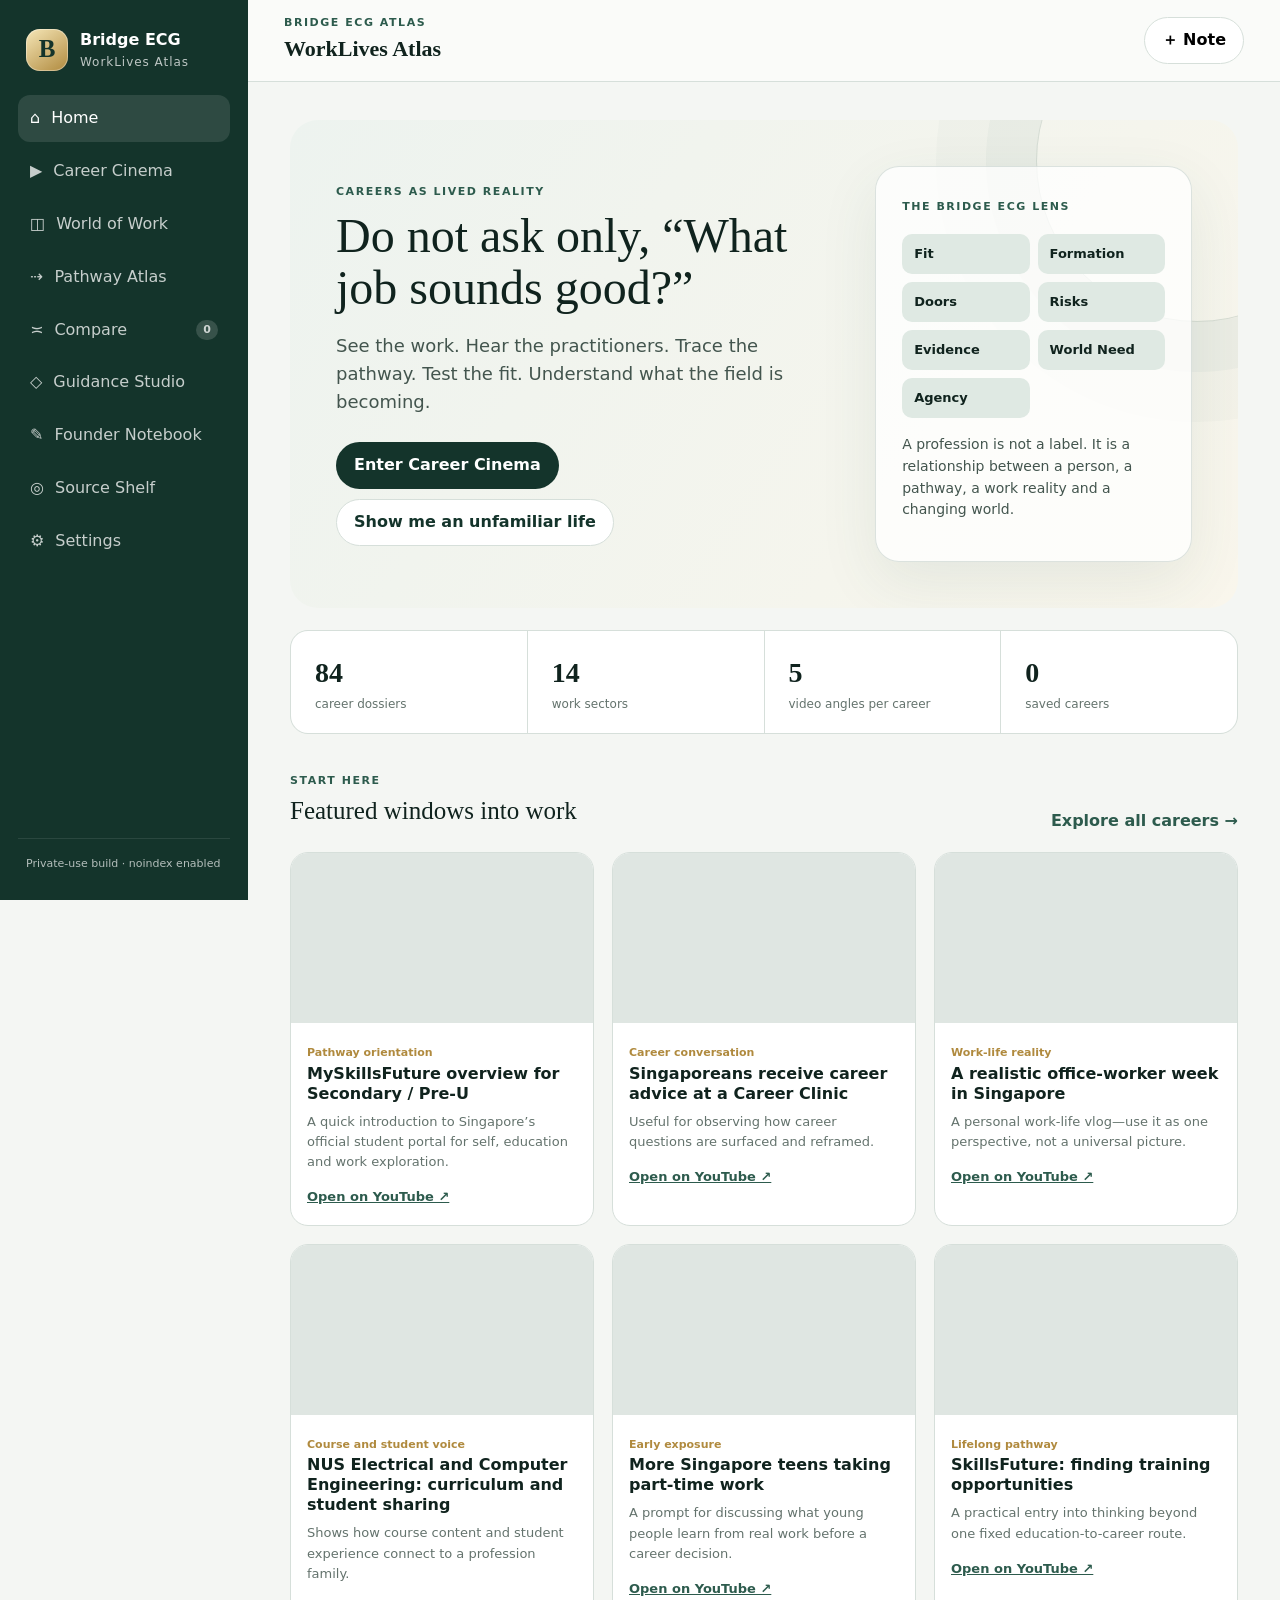
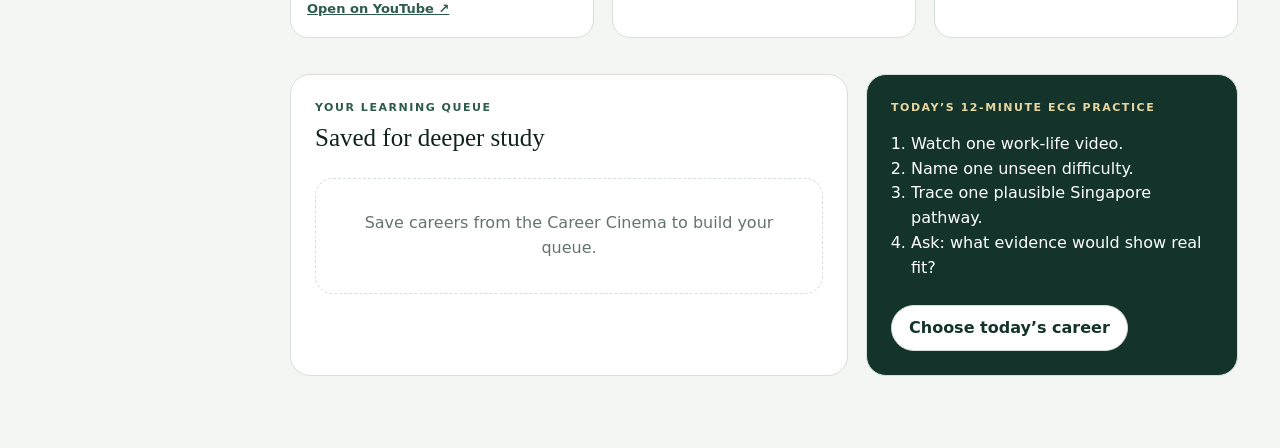
<file: bridge-ecg-videos-library/index.html>
<!doctype html>
<html lang="en">
<head>
  <meta charset="utf-8">
  <meta name="viewport" content="width=device-width, initial-scale=1, viewport-fit=cover">
  <meta name="robots" content="noindex,nofollow,noarchive,nosnippet,noimageindex">
  <meta name="googlebot" content="noindex,nofollow,noarchive,nosnippet,noimageindex">
  <meta name="bingbot" content="noindex,nofollow,noarchive,nosnippet,noimageindex">
  <meta name="referrer" content="no-referrer">
  <meta name="theme-color" content="#14342b">
  <title>Bridge ECG WorkLives Atlas</title>
  <link rel="icon" href="favicon.svg" type="image/svg+xml">
  <link rel="manifest" href="manifest.webmanifest">
  <link rel="stylesheet" href="style.css">
</head>
<body>
  <div id="app-shell">
    <aside class="sidebar" id="sidebar">
      <div class="brand">
        <div class="brand-mark">B</div>
        <div><strong>Bridge ECG</strong><span>WorkLives Atlas</span></div>
      </div>
      <nav aria-label="Main navigation">
        <button class="nav-btn active" data-view="home">⌂ <span>Home</span></button>
        <button class="nav-btn" data-view="cinema">▶ <span>Career Cinema</span></button>
        <button class="nav-btn" data-view="sectors">◫ <span>World of Work</span></button>
        <button class="nav-btn" data-view="pathways">⇢ <span>Pathway Atlas</span></button>
        <button class="nav-btn" data-view="compare">≍ <span>Compare</span><b id="compare-count">0</b></button>
        <button class="nav-btn" data-view="guidance">◇ <span>Guidance Studio</span></button>
        <button class="nav-btn" data-view="notebook">✎ <span>Founder Notebook</span></button>
        <button class="nav-btn" data-view="sources">◎ <span>Source Shelf</span></button>
        <button class="nav-btn" data-view="settings">⚙ <span>Settings</span></button>
      </nav>
      <div class="privacy-chip">Private-use build · noindex enabled</div>
    </aside>

    <main>
      <header class="topbar">
        <button id="menu-btn" class="icon-btn" aria-label="Open menu">☰</button>
        <div class="top-title"><span id="view-eyebrow">BRIDGE ECG ATLAS</span><h1 id="view-title">WorkLives Atlas</h1></div>
        <button id="quick-note-btn" class="pill-btn">＋ Note</button>
      </header>

      <section id="home" class="view active">
        <div class="hero">
          <div class="hero-copy">
            <span class="kicker">CAREERS AS LIVED REALITY</span>
            <h2>Do not ask only, “What job sounds good?”</h2>
            <p>See the work. Hear the practitioners. Trace the pathway. Test the fit. Understand what the field is becoming.</p>
            <div class="hero-actions">
              <button class="primary-btn" data-jump="cinema">Enter Career Cinema</button>
              <button class="secondary-btn" id="surprise-career">Show me an unfamiliar life</button>
            </div>
          </div>
          <div class="lens-card">
            <span>THE BRIDGE ECG LENS</span>
            <div class="lens-grid">
              <b>Fit</b><b>Formation</b><b>Doors</b><b>Risks</b><b>Evidence</b><b>World Need</b><b>Agency</b>
            </div>
            <p>A profession is not a label. It is a relationship between a person, a pathway, a work reality and a changing world.</p>
          </div>
        </div>

        <div class="stat-row">
          <div><strong id="career-total">0</strong><span>career dossiers</span></div>
          <div><strong id="sector-total">0</strong><span>work sectors</span></div>
          <div><strong>5</strong><span>video angles per career</span></div>
          <div><strong id="saved-total">0</strong><span>saved careers</span></div>
        </div>

        <section class="content-section">
          <div class="section-head"><div><span>START HERE</span><h3>Featured windows into work</h3></div><button class="text-btn" data-jump="cinema">Explore all careers →</button></div>
          <div id="featured-videos" class="video-grid"></div>
        </section>

        <section class="content-section two-col">
          <div class="panel">
            <div class="section-head"><div><span>YOUR LEARNING QUEUE</span><h3>Saved for deeper study</h3></div></div>
            <div id="saved-preview" class="compact-list empty-state">Save careers from the Career Cinema to build your queue.</div>
          </div>
          <div class="panel daily-panel">
            <span>TODAY’S 12-MINUTE ECG PRACTICE</span>
            <ol>
              <li>Watch one work-life video.</li>
              <li>Name one unseen difficulty.</li>
              <li>Trace one plausible Singapore pathway.</li>
              <li>Ask: what evidence would show real fit?</li>
            </ol>
            <button class="secondary-btn" id="daily-career">Choose today’s career</button>
          </div>
        </section>
      </section>

      <section id="cinema" class="view">
        <div class="page-intro"><span>CAREER CINEMA</span><h2>Watch the life, not only the title.</h2><p>Each dossier opens five video searches: lived day, entry route, practitioner voice, reality check and student/course experience. Search results open on YouTube so the library remains fresh.</p></div>
        <div class="filter-bar">
          <label class="search-box">⌕<input id="career-search" type="search" placeholder="Search profession, sector or work setting"></label>
          <select id="sector-filter" aria-label="Filter by sector"><option value="">All sectors</option></select>
          <select id="people-filter" aria-label="Filter by people contact"><option value="">Any people contact</option><option>High</option><option>Medium</option><option>Low</option></select>
          <select id="maths-filter" aria-label="Filter by quantitative demand"><option value="">Any quantitative demand</option><option>High</option><option>Medium</option><option>Low</option></select>
          <button class="secondary-btn small" id="clear-filters">Clear</button>
        </div>
        <div class="result-line"><span id="result-count"></span><button class="text-btn" id="random-result">Open a random dossier</button></div>
        <div id="career-grid" class="career-grid"></div>
      </section>

      <section id="sectors" class="view">
        <div class="page-intro"><span>WORLD OF WORK</span><h2>See career families before choosing job titles.</h2><p>Young people often know only the visible professions. Sector maps reveal adjacent roles, hidden work and different ways to contribute.</p></div>
        <div id="sector-map" class="sector-map"></div>
      </section>

      <section id="pathways" class="view">
        <div class="page-intro"><span>PATHWAY ATLAS</span><h2>Routes branch. They do not end at one decision.</h2><p>Use these as conversation maps, not ranking ladders. Exact admissions and professional requirements change; verify them with official institutions.</p></div>
        <div id="pathway-grid" class="pathway-grid"></div>
        <div class="panel pathway-principles">
          <span>PATHWAY PRINCIPLES</span>
          <div class="principle-grid">
            <div><b>Preserve authorship</b><p>The young person should understand why a route fits—not merely comply with an adult’s status map.</p></div>
            <div><b>Build evidence</b><p>Interest becomes credible through projects, exposure, responsibility, feedback and repeated effort.</p></div>
            <div><b>Keep doors visible</b><p>Every route opens some possibilities and makes others harder. Name both without panic.</p></div>
            <div><b>Read the world</b><p>Connect the pathway to real work, industry shifts, human need and changing value.</p></div>
          </div>
        </div>
      </section>

      <section id="compare" class="view">
        <div class="page-intro"><span>COMPARE WITH DEPTH</span><h2>Three careers. Seven lenses. No shallow winner.</h2><p>Add careers from the Cinema. The comparison is designed to expose trade-offs and questions—not produce a fake score.</p></div>
        <div id="compare-area" class="compare-area empty-state">Add up to three careers using the “Compare” button on any dossier.</div>
      </section>

      <section id="guidance" class="view">
        <div class="page-intro"><span>GUIDANCE STUDIO</span><h2>Practise the conversation behind the choice.</h2><p>Use these student profiles to rehearse calm, knowledgeable ECG guidance. Speak your response aloud before opening the founder prompts.</p></div>
        <div id="scenario-grid" class="scenario-grid"></div>
      </section>

      <section id="notebook" class="view">
        <div class="page-intro"><span>FOUNDER NOTEBOOK</span><h2>Turn watching into usable knowledge.</h2><p>Your notes stay inside this browser using local storage. Export regularly if the material matters.</p></div>
        <div class="notebook-layout">
          <form id="note-form" class="panel note-form">
            <label>Title<input id="note-title" required placeholder="e.g. What nursing actually requires"></label>
            <label>Type<select id="note-type"><option>Career insight</option><option>Pathway insight</option><option>Founder explanation</option><option>Question to investigate</option><option>Video note</option></select></label>
            <label>Notes<textarea id="note-body" required rows="9" placeholder="What did I learn? What surprised me? How would I explain this to a parent or young person?"></textarea></label>
            <button class="primary-btn" type="submit">Save note</button>
          </form>
          <div><div class="notebook-tools"><input id="note-search" type="search" placeholder="Search notes"><button class="secondary-btn small" id="export-data">Export</button><label class="secondary-btn small file-label">Import<input id="import-data" type="file" accept="application/json"></label></div><div id="note-list" class="note-list"></div></div>
        </div>
      </section>

      <section id="sources" class="view">
        <div class="page-intro"><span>SOURCE SHELF</span><h2>Begin with official pathways. Add lived voices.</h2><p>Career videos are perspectives, not admissions authorities. Use official Singapore sources to verify current routes, registration and course requirements.</p></div>
        <div id="source-grid" class="source-grid"></div>
        <div class="panel source-method"><span>VIDEO DISCERNMENT</span><h3>Before treating one video as “the truth”</h3><div class="principle-grid"><div><b>Locate the speaker</b><p>Country, seniority, employer, specialty and year all shape the experience.</p></div><div><b>Watch contrasts</b><p>Compare a polished recruitment video, an ordinary vlog and a critical reflection.</p></div><div><b>Separate role from workplace</b><p>A difficult employer does not automatically mean a poor profession—and the reverse.</p></div><div><b>Verify the route</b><p>Licensing, admission rules and course structures can change.</p></div></div></div>
      </section>

      <section id="settings" class="view">
        <div class="page-intro"><span>SETTINGS & PRIVACY</span><h2>Keep the atlas under your control.</h2><p>This static GitHub Pages build does not send your notes to a backend. Data remains in this browser unless you export it.</p></div>
        <div class="settings-grid">
          <div class="panel"><span>SEARCH-ENGINE SHIELD</span><h3>Already switched on</h3><p>Every HTML page contains <code>noindex</code>, <code>nofollow</code>, <code>noarchive</code> and <code>nosnippet</code> directives. A 404 page carries the same directives. No sitemap is generated.</p><p class="warning">This reduces search visibility; it does not make a public GitHub Pages URL private or secret.</p></div>
          <div class="panel"><span>DEVICE LOCK</span><h3>Casual local privacy</h3><p>Set a PIN for this browser. It deters casual opening on the same device, but it is not server-grade security.</p><label>New PIN<input id="pin-input" type="password" inputmode="numeric" placeholder="Leave blank to disable"></label><button class="secondary-btn" id="save-pin">Save device PIN</button></div>
          <div class="panel danger-panel"><span>RESET</span><h3>Erase local progress</h3><p>Deletes saved careers, comparison list, notes and the local PIN from this browser.</p><button class="danger-btn" id="reset-app">Reset app data</button></div>
        </div>
      </section>
    </main>
  </div>

  <div id="career-modal" class="modal" aria-hidden="true"><div class="modal-card"><button class="modal-close" aria-label="Close">×</button><div id="modal-content"></div></div></div>
  <div id="note-modal" class="modal" aria-hidden="true"><div class="modal-card small-card"><button class="modal-close" aria-label="Close">×</button><h2>Quick note</h2><form id="quick-note-form"><input id="quick-note-title" required placeholder="Title"><textarea id="quick-note-body" required rows="7" placeholder="Capture the insight before it disappears."></textarea><button class="primary-btn" type="submit">Save</button></form></div></div>
  <div id="lock-screen" class="lock-screen hidden"><div class="lock-card"><div class="brand-mark">B</div><h1>Bridge ECG WorkLives Atlas</h1><p>Enter the device PIN.</p><input id="unlock-pin" type="password" inputmode="numeric" autofocus><button class="primary-btn" id="unlock-btn">Unlock</button><small id="lock-message"></small></div></div>

  <script src="data.js"></script>
  <script src="app.js"></script>
</body>
</html>
</file>
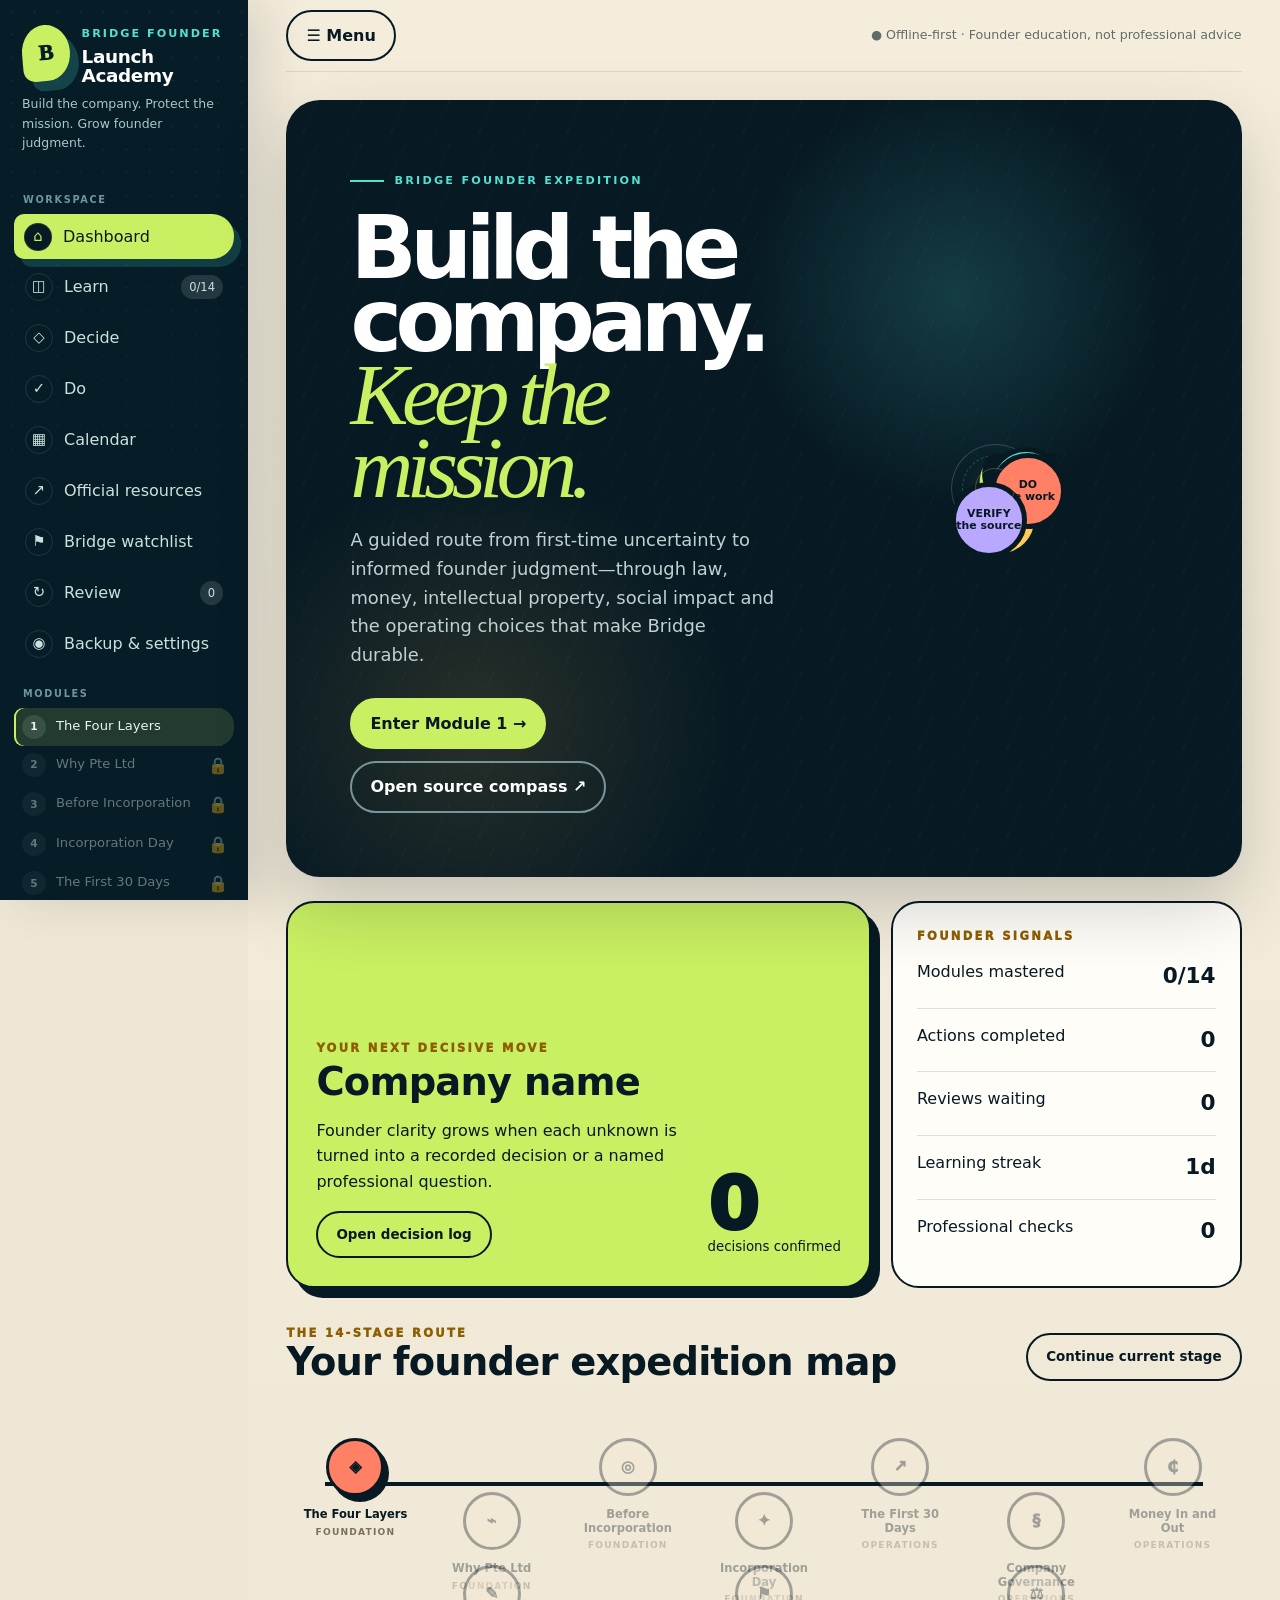
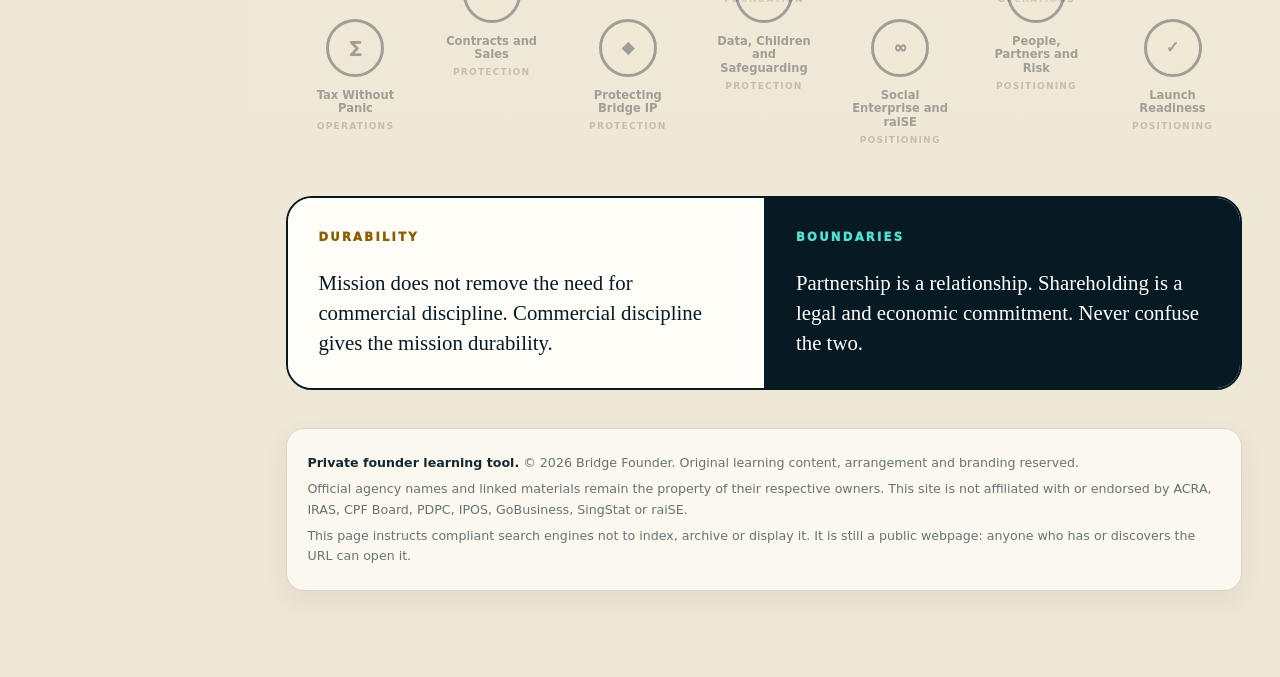
<file: incorporating_business/index.html>
<!DOCTYPE html>
<html lang="en">
<head>
  <meta charset="UTF-8" />
  <meta name="viewport" content="width=device-width, initial-scale=1.0" />
  <!-- Search privacy: keep these directives in the deployed HTML. Do not block this page in robots.txt; crawlers must be able to load the page to read the noindex instruction. -->
  <meta name="robots" content="noindex, nofollow, noarchive, nosnippet, noimageindex, notranslate" />
  <meta name="googlebot" content="noindex, nofollow, noarchive, nosnippet, noimageindex, notranslate" />
  <meta name="bingbot" content="noindex, nofollow, noarchive, nosnippet, noimageindex" />
  <meta name="referrer" content="no-referrer" />
  <meta name="theme-color" content="#143d36" />
  <title>Bridge Founder Expedition Academy</title>
  <style>
    :root{
      --ivory:#f6f0e4;--paper:#fffdf8;--paper-2:#fbf7ee;--slate:#172833;--muted:#667477;
      --navy:#102c38;--navy-2:#173d48;--emerald:#0f7568;--emerald-2:#dff2ec;
      --teal:#2cae9e;--gold:#bd8a34;--gold-2:#f7e8be;--coral:#d96b50;--coral-2:#fae5df;
      --blue:#3f6f8b;--blue-2:#e5f0f5;--lav:#6d63a8;--lav-2:#ece9f8;
      --line:#ddd5c5;--line-strong:#cbbfa9;--shadow:0 18px 55px rgba(23,40,51,.10);
      --shadow-soft:0 8px 24px rgba(23,40,51,.07);--radius:22px;--focus:#0b73ce;
    }
    *{box-sizing:border-box}
    html{scroll-behavior:smooth}
    body{margin:0;font-family:Inter,ui-sans-serif,system-ui,-apple-system,BlinkMacSystemFont,"Segoe UI",sans-serif;color:var(--slate);line-height:1.6;background:
      radial-gradient(circle at 82% 8%,rgba(44,174,158,.10),transparent 22rem),
      radial-gradient(circle at 16% 88%,rgba(189,138,52,.10),transparent 28rem),
      var(--ivory);background-attachment:fixed}
    button,input,textarea,select{font:inherit}button,a,input,textarea,select{outline:none}:focus-visible{outline:3px solid var(--focus);outline-offset:3px}
    a{color:var(--emerald);text-decoration-thickness:1px;text-underline-offset:3px}a:hover{text-decoration-thickness:2px}
    .skip{position:absolute;left:-9999px;top:8px;background:#fff;padding:10px;z-index:100}.skip:focus{left:8px}
    .app-shell{display:grid;grid-template-columns:310px minmax(0,1fr);min-height:100vh}
    aside{position:sticky;top:0;height:100vh;overflow:auto;color:#fff;padding:22px 18px;border-right:1px solid rgba(255,255,255,.09);background:
      radial-gradient(circle at 15% 8%,rgba(44,174,158,.30),transparent 13rem),
      radial-gradient(circle at 88% 92%,rgba(189,138,52,.20),transparent 18rem),
      linear-gradient(165deg,#0c2632 0%,#123d47 56%,#102e38 100%)}
    aside:before{content:"";position:fixed;inset:0 auto 0 0;width:310px;pointer-events:none;opacity:.16;background-image:linear-gradient(rgba(255,255,255,.06) 1px,transparent 1px),linear-gradient(90deg,rgba(255,255,255,.05) 1px,transparent 1px);background-size:32px 32px;mask-image:linear-gradient(to bottom,black,transparent 85%)}
    .brand{position:relative;padding:8px 10px 21px;border-bottom:1px solid rgba(255,255,255,.14)}
    .brand-row{display:flex;gap:12px;align-items:center}.brand-mark{width:48px;height:48px;border-radius:16px;display:grid;place-items:center;background:linear-gradient(145deg,#f4d98b,#b9822f);color:#102c38;font-weight:1000;font-family:Georgia,serif;font-size:1.35rem;box-shadow:0 10px 30px rgba(0,0,0,.18),inset 0 1px 0 rgba(255,255,255,.6)}
    .brand .eyebrow{font-size:.70rem;letter-spacing:.18em;text-transform:uppercase;color:#ead99e;font-weight:900}.brand h1{font-size:1.34rem;margin:.15rem 0 0;letter-spacing:-.02em}.brand p{font-size:.88rem;color:#d9e8e4;margin:8px 0 0}.brand-badge{display:inline-flex;margin-top:12px;gap:7px;align-items:center;padding:6px 9px;border-radius:999px;background:rgba(255,255,255,.10);border:1px solid rgba(255,255,255,.11);font-size:.72rem;color:#e9f5f2}.brand-badge:before{content:"";width:7px;height:7px;border-radius:50%;background:#62ddc7;box-shadow:0 0 0 4px rgba(98,221,199,.13)}
    .nav-title{font-size:.68rem;letter-spacing:.17em;text-transform:uppercase;color:#a9c6c2;margin:22px 10px 8px;font-weight:900}
    .nav-btn{position:relative;width:100%;display:flex;align-items:center;gap:11px;border:1px solid transparent;border-radius:14px;padding:10px 11px;margin:5px 0;color:#eef8f6;background:transparent;text-align:left;cursor:pointer;min-height:48px;transition:transform .18s ease,background .18s ease,border-color .18s ease}
    .nav-btn:hover{background:rgba(255,255,255,.09);transform:translateX(3px)}.nav-btn.active{background:linear-gradient(90deg,rgba(255,255,255,.16),rgba(255,255,255,.08));border-color:rgba(255,255,255,.13);box-shadow:inset 3px 0 0 #e0b45b}
    .nav-btn .icon{width:30px;height:30px;border-radius:10px;display:grid;place-items:center;background:rgba(255,255,255,.08);font-size:.93rem}.nav-btn.active .icon{background:#e7c46e;color:#102c38}.nav-btn .count{margin-left:auto;background:rgba(255,255,255,.12);padding:3px 8px;border-radius:999px;font-size:.72rem}
    .module-mini{position:relative;width:100%;border:0;background:transparent;color:#eaf3ef;display:grid;grid-template-columns:30px 1fr 22px;gap:8px;align-items:start;text-align:left;padding:9px 10px;border-radius:12px;cursor:pointer;transition:.18s}.module-mini:hover,.module-mini.active{background:rgba(255,255,255,.09)}.module-mini.locked{opacity:.42;cursor:not-allowed}.num{width:27px;height:27px;display:grid;place-items:center;border-radius:10px;background:rgba(255,255,255,.11);font-size:.72rem;font-weight:900}.module-mini.done .num{background:linear-gradient(145deg,#f1d582,#c89638);color:#17333c}.module-mini .label{font-size:.82rem;line-height:1.26;padding-top:3px}.side-footer{font-size:.74rem;color:#b9d0cb;padding:18px 10px}
    main{min-width:0;padding:25px clamp(18px,4vw,60px) 76px}.topbar{display:flex;justify-content:space-between;gap:16px;align-items:center;margin:0 auto 20px;max-width:1180px}.mobile-menu{display:none}.topbar-note{font-size:.79rem;color:#4e6265;background:rgba(255,255,255,.55);border:1px solid rgba(203,191,169,.75);padding:7px 11px;border-radius:999px;backdrop-filter:blur(8px)}
    .page{display:none;max-width:1180px;margin:0 auto}.page.active{display:block;animation:pageIn .35s ease both}
    @keyframes pageIn{from{opacity:0;transform:translateY(8px)}to{opacity:1;transform:none}}
    .hero{background:
      linear-gradient(135deg,rgba(255,255,255,.95),rgba(250,244,230,.94));border:1px solid rgba(203,191,169,.88);box-shadow:var(--shadow);border-radius:30px;padding:clamp(26px,5vw,52px);margin-bottom:24px;position:relative;overflow:hidden;isolation:isolate}
    .hero:before{content:"";position:absolute;width:280px;height:280px;border-radius:50%;right:-95px;top:-110px;background:radial-gradient(circle at 34% 34%,rgba(255,255,255,.95),rgba(44,174,158,.30) 35%,rgba(15,117,104,.10) 62%,transparent 64%);z-index:-1;filter:drop-shadow(0 30px 45px rgba(15,117,104,.14))}
    .hero:after{content:"";position:absolute;width:190px;height:190px;border:1px solid rgba(189,138,52,.26);border-radius:44% 56% 68% 32%/44% 38% 62% 56%;right:28px;bottom:-110px;transform:rotate(28deg);z-index:-1}
    .hero-content{position:relative;z-index:1;max-width:790px}.hero-kicker{display:flex;align-items:center;gap:10px;margin-bottom:8px}.hero-kicker .pulse{width:9px;height:9px;border-radius:50%;background:var(--teal);box-shadow:0 0 0 7px rgba(44,174,158,.12)}
    .hero-visual{position:absolute;right:35px;bottom:28px;width:185px;height:150px;display:grid;place-items:center;pointer-events:none}.hero-visual .orb{width:118px;height:118px;border-radius:34px;transform:rotate(13deg);background:linear-gradient(145deg,#0f7568,#42bbaa);box-shadow:0 25px 45px rgba(15,117,104,.24);position:relative}.hero-visual .orb:before{content:"B";position:absolute;inset:0;display:grid;place-items:center;transform:rotate(-13deg);font-family:Georgia,serif;font-size:3.1rem;color:#fff}.hero-visual .orb:after{content:"";position:absolute;width:64px;height:64px;border-radius:50%;background:rgba(244,214,130,.86);right:-26px;top:-22px;box-shadow:-90px 90px 0 -14px rgba(218,107,80,.62)}
    .eyebrow{font-size:.72rem;letter-spacing:.17em;text-transform:uppercase;font-weight:950;color:var(--gold)}h2{font-size:clamp(2rem,4.5vw,3.55rem);letter-spacing:-.045em;line-height:1.02;margin:.45rem 0 1rem}h3{font-size:1.27rem;letter-spacing:-.02em;margin:0 0 .75rem}h4{font-size:1.02rem;margin:.2rem 0 .55rem}.lead{font-size:1.07rem;color:#43575b;max-width:760px}.quote{font-family:Georgia,serif;font-size:1.18rem;border-left:4px solid var(--gold);padding-left:18px;color:#3f4b49}
    .grid{display:grid;gap:18px}.g2{grid-template-columns:repeat(2,minmax(0,1fr))}.g3{grid-template-columns:repeat(3,minmax(0,1fr))}.g4{grid-template-columns:repeat(4,minmax(0,1fr))}
    .card{position:relative;background:rgba(255,253,248,.93);border:1px solid var(--line);border-radius:var(--radius);padding:21px;box-shadow:var(--shadow-soft);transition:transform .2s ease,box-shadow .2s ease,border-color .2s ease;overflow:hidden}.card:hover{transform:translateY(-3px);box-shadow:0 16px 35px rgba(23,40,51,.10);border-color:var(--line-strong)}.card.tight{padding:15px}.card h3,.card h4{color:#143b3a}.soft{background:linear-gradient(145deg,#f5f1e7,#fffdf8)}.emerald{background:linear-gradient(145deg,#e4f5ef,#f8fffc);border-color:#b7d9cf}.gold{background:linear-gradient(145deg,#f8e9bc,#fffaf0);border-color:#dec994}.warning{background:linear-gradient(145deg,#fae6df,#fff9f6);border-color:#e8c0b4}.blue{background:linear-gradient(145deg,#e5f1f6,#f9fdff);border-color:#bfd5df}.lav{background:linear-gradient(145deg,#ece9f8,#fcfbff);border-color:#d1caed}
    .metric-card{min-height:138px;display:flex;flex-direction:column;justify-content:space-between}.metric-card:before{content:"";position:absolute;width:74px;height:74px;border-radius:24px;right:-21px;top:-22px;background:linear-gradient(145deg,rgba(44,174,158,.20),rgba(189,138,52,.10));transform:rotate(16deg)}.metric-icon{width:38px;height:38px;border-radius:13px;display:grid;place-items:center;background:var(--emerald-2);color:var(--emerald);font-weight:900}.metric{font-size:2.15rem;font-weight:950;line-height:1;color:var(--emerald);letter-spacing:-.05em}.metric-label{font-size:.80rem;color:var(--muted);margin-top:8px;font-weight:700}.progress{height:11px;border-radius:999px;background:#e6dfd1;overflow:hidden}.progress>span{display:block;height:100%;background:linear-gradient(90deg,var(--emerald),var(--teal),#66d7c8);border-radius:999px;transition:width .35s ease;box-shadow:0 0 20px rgba(44,174,158,.3)}.small{font-size:.85rem;color:var(--muted)}.tiny{font-size:.74rem;color:var(--muted)}.row{display:flex;gap:12px;align-items:center;flex-wrap:wrap}.between{justify-content:space-between}.stack{display:grid;gap:12px}
    .pill{display:inline-flex;gap:6px;align-items:center;padding:6px 10px;border-radius:999px;font-size:.72rem;font-weight:850;background:#ece6da;color:#405154;border:1px solid rgba(203,191,169,.55)}.pill.legal{background:#e7f0f5;color:#275468}.pill.tax{background:#f5e7d5;color:#75491c}.pill.best{background:#e2f1ec;color:#1d5d50}.pill.bridge{background:#f4e8c8;color:#6d541f}.pill.confirm{background:#f5dfdc;color:#834236}.pill.done{background:#dcefe8;color:#145449}
    .btn{border:0;border-radius:14px;padding:11px 16px;min-height:46px;font-weight:850;cursor:pointer;background:linear-gradient(135deg,#0d7468,#159081);color:#fff;display:inline-flex;align-items:center;justify-content:center;gap:8px;box-shadow:0 8px 18px rgba(15,117,104,.18);transition:transform .18s ease,filter .18s ease,box-shadow .18s ease}.btn:hover{filter:brightness(1.02);transform:translateY(-2px);box-shadow:0 12px 24px rgba(15,117,104,.22)}.btn.secondary{background:rgba(255,255,255,.85);color:var(--slate);border:1px solid var(--line);box-shadow:none}.btn.gold-btn{background:linear-gradient(135deg,#c49338,#ad7720);color:#fff}.btn.danger{background:linear-gradient(135deg,#c95a44,#a74031)}.btn.ghost{background:transparent;color:var(--emerald);border:1px solid #a9c8be;box-shadow:none}.btn[disabled]{opacity:.45;cursor:not-allowed;transform:none}.btn-sm{padding:8px 12px;min-height:39px;font-size:.84rem;border-radius:12px}
    .section-head{display:flex;justify-content:space-between;align-items:end;gap:16px;margin:34px 0 14px}.section-head h3{margin:0;font-size:1.38rem}.section-head h3:after{content:"";display:block;width:38px;height:3px;border-radius:999px;background:linear-gradient(90deg,var(--gold),var(--teal));margin-top:8px}.section-head p{margin:0;color:var(--muted)}
    .academy-path{display:grid;grid-template-columns:repeat(3,1fr);gap:14px}.path-step{position:relative;padding:18px;border-radius:20px;border:1px solid var(--line);background:rgba(255,255,255,.75);min-height:145px;overflow:hidden}.path-step .path-num{font-size:.72rem;font-weight:900;letter-spacing:.12em;text-transform:uppercase;color:var(--gold)}.path-step .path-icon{position:absolute;right:14px;top:14px;width:44px;height:44px;border-radius:15px;display:grid;place-items:center;background:var(--emerald-2);font-size:1.15rem}.path-step h3{margin-top:28px}.path-step.active{background:linear-gradient(145deg,#143c46,#0f7368);color:#fff;border-color:transparent;box-shadow:0 18px 35px rgba(15,117,104,.22)}.path-step.active h3{color:#fff}.path-step.active .small{color:#d7ebe6}.path-step.active .path-icon{background:rgba(255,255,255,.14)}
    .readiness-ring{--p:0;width:112px;height:112px;border-radius:50%;display:grid;place-items:center;background:conic-gradient(var(--teal) calc(var(--p)*1%),#e5ded0 0);position:relative;box-shadow:inset 0 0 0 1px rgba(0,0,0,.03)}.readiness-ring:before{content:"";width:82px;height:82px;border-radius:50%;background:var(--paper);box-shadow:inset 0 0 0 1px var(--line)}.readiness-ring strong{position:absolute;font-size:1.35rem;color:var(--emerald)}
    .lesson-card{display:grid;grid-template-columns:48px 1fr;gap:15px;min-height:168px}.lesson-card:after{content:"";position:absolute;left:0;right:0;bottom:0;height:4px;background:linear-gradient(90deg,var(--emerald),var(--teal),var(--gold));opacity:.0;transition:.2s}.lesson-card:hover:after{opacity:1}.lesson-card .marker{width:43px;height:43px;border-radius:15px;background:linear-gradient(145deg,#0f7568,#37b5a3);display:grid;place-items:center;font-weight:950;color:white;box-shadow:0 10px 20px rgba(15,117,104,.18)}
    .module-hero{padding-right:min(31vw,310px)}.module-seal{position:absolute;right:44px;top:50%;transform:translateY(-50%);width:160px;height:160px;border-radius:44px;background:linear-gradient(145deg,#153f4a,#0f7568);box-shadow:0 25px 55px rgba(15,117,104,.22);display:grid;place-items:center;color:#fff}.module-seal:before{content:"";position:absolute;inset:12px;border:1px solid rgba(255,255,255,.26);border-radius:36px}.module-seal .big{font-size:3.4rem;font-weight:1000;letter-spacing:-.07em;line-height:1}.module-seal .mini{font-size:.66rem;letter-spacing:.18em;text-transform:uppercase;color:#d8ece8}.module-progress{max-width:480px;margin-top:20px}.module-meta{display:flex;gap:8px;flex-wrap:wrap;margin-top:14px}
    .myth{display:grid;grid-template-columns:1fr 1fr;gap:14px}.myth>div{padding:18px;border-radius:16px;position:relative}.myth .m{background:var(--coral-2);border:1px solid #edc1b6}.myth .r{background:var(--emerald-2);border:1px solid #bad9d0}
    .quiz-option{width:100%;padding:15px 16px;border:1px solid var(--line);border-radius:15px;background:rgba(255,255,255,.86);text-align:left;cursor:pointer;display:flex;gap:11px;align-items:flex-start;transition:.18s}.quiz-option:hover{border-color:#78ad9e;transform:translateX(3px);box-shadow:0 8px 22px rgba(23,40,51,.06)}.quiz-option.correct{background:var(--emerald-2);border-color:#69a28f}.quiz-option.incorrect{background:var(--coral-2);border-color:#c88070}.feedback{padding:15px;border-radius:14px;margin-top:12px}.feedback.good{background:var(--emerald-2)}.feedback.bad{background:var(--coral-2)}
    .rating button{width:44px;height:44px;border-radius:14px;border:1px solid var(--line);background:#fff;cursor:pointer;font-weight:850;transition:.18s}.rating button:hover{transform:translateY(-2px);border-color:var(--gold)}.rating button.selected{background:linear-gradient(145deg,#c5963d,#a8751d);color:#fff;border-color:var(--gold);box-shadow:0 9px 18px rgba(189,138,52,.2)}
    label{font-weight:800;font-size:.87rem}.field{display:grid;gap:7px}.field input,.field textarea,.field select,.search{width:100%;background:rgba(255,255,255,.9);border:1px solid #cec3b0;border-radius:13px;padding:12px 13px;color:var(--slate);transition:border-color .18s,box-shadow .18s}.field input:focus,.field textarea:focus,.field select:focus,.search:focus{border-color:#61aa9b;box-shadow:0 0 0 4px rgba(44,174,158,.10)}textarea{min-height:92px;resize:vertical}
    .decision-row{display:grid;grid-template-columns:1.1fr .8fr 2fr 120px;gap:12px;align-items:start;padding:17px 0;border-bottom:1px solid var(--line)}.decision-row:last-child{border-bottom:0}.decision-name{font-weight:900}.updated{font-size:.72rem;color:var(--muted)}
    .check-row{display:flex;gap:11px;align-items:flex-start;padding:13px;border-radius:13px;transition:.18s}.check-row:hover{background:#f5f0e5;transform:translateX(3px)}.check-row input{margin-top:4px;width:19px;height:19px;accent-color:var(--emerald)}.check-row label{font-weight:650}.check-row.completed{background:#edf7f3}.check-row.completed label{text-decoration:line-through;color:var(--muted)}
    .resource-card{display:grid;gap:10px;min-height:220px}.resource-card:before{content:"↗";position:absolute;right:16px;top:14px;width:32px;height:32px;border-radius:11px;display:grid;place-items:center;background:var(--emerald-2);color:var(--emerald);font-weight:900}.resource-card .org{font-weight:950;color:var(--emerald);letter-spacing:.03em}.resource-card a{font-weight:850}.resource-card .actions{margin-top:auto}.resource-card.hidden{display:none}.resource-group{margin-top:31px}.resource-group h3{border-bottom:1px solid var(--line);padding-bottom:9px}
    .timeline{position:relative;padding-left:30px}.timeline:before{content:"";position:absolute;left:9px;top:5px;bottom:5px;width:3px;background:linear-gradient(var(--teal),var(--gold));border-radius:999px}.timeline-item{position:relative;padding:0 0 20px}.timeline-item:before{content:"";position:absolute;left:-27px;top:5px;width:13px;height:13px;background:var(--emerald);border-radius:50%;border:4px solid var(--ivory)}.date-big{font-weight:950;color:var(--emerald)}
    .modal{position:fixed;inset:0;background:rgba(10,24,22,.65);display:none;align-items:center;justify-content:center;padding:20px;z-index:100;backdrop-filter:blur(7px)}.modal.open{display:flex}.modal-box{background:var(--paper);max-width:560px;width:100%;border-radius:24px;padding:25px;box-shadow:var(--shadow)}
    .toast{position:fixed;right:20px;bottom:20px;background:linear-gradient(135deg,#143e48,#0f7568);color:white;padding:14px 17px;border-radius:14px;box-shadow:var(--shadow);opacity:0;transform:translateY(20px);pointer-events:none;transition:.2s;z-index:200}.toast.show{opacity:1;transform:none}
    .empty{text-align:center;padding:35px;color:var(--muted)}.divider{height:1px;background:var(--line);margin:20px 0}.hidden{display:none!important}.print-only{display:none}
    @media(max-width:1100px){.hero-visual{opacity:.45}.module-seal{right:24px;transform:translateY(-50%) scale(.85)}}
    @media(max-width:980px){.app-shell{grid-template-columns:1fr}aside{position:fixed;z-index:90;left:0;top:0;width:min(88vw,330px);transform:translateX(-105%);transition:.25s}.side-open aside{transform:none}.mobile-menu{display:inline-flex}.g4{grid-template-columns:repeat(2,minmax(0,1fr))}.g3{grid-template-columns:repeat(2,minmax(0,1fr))}.decision-row{grid-template-columns:1fr 1fr}.decision-row .field.notes{grid-column:1/-1}.decision-row .save-wrap{align-self:end}.academy-path{grid-template-columns:1fr}.module-hero{padding-right:clamp(24px,5vw,52px)}.module-seal{position:relative;right:auto;top:auto;transform:none;margin-top:22px;width:128px;height:128px;border-radius:34px}}
    @media(max-width:650px){main{padding:15px 14px 58px}.hero{border-radius:23px;padding:24px}.g2,.g3,.g4{grid-template-columns:1fr}.myth{grid-template-columns:1fr}.topbar{align-items:flex-start}.topbar-note{font-size:.72rem}.decision-row{grid-template-columns:1fr}.decision-row .field.notes{grid-column:auto}.btn{width:100%}.row.mobile-stack{display:grid}.metric{font-size:1.9rem}.section-head{align-items:start;flex-direction:column}.hero-visual{display:none}.module-seal{width:110px;height:110px}.module-seal .big{font-size:2.8rem}.metric-card{min-height:122px}}
    @media(prefers-reduced-motion:reduce){*{scroll-behavior:auto!important;transition:none!important;animation:none!important}}
    @media print{aside,.topbar,.btn,.no-print{display:none!important}.app-shell{display:block}main{padding:0}.page{display:block!important;page-break-after:always}.card,.hero{box-shadow:none}.print-only{display:block}}

    .site-legal{margin:38px 0 10px;padding:18px 20px;border:1px solid var(--line);border-radius:18px;background:rgba(255,253,248,.78);box-shadow:var(--shadow-soft);font-size:.79rem;color:var(--muted)}
    .site-legal p{margin:.38rem 0}.site-legal strong{color:var(--slate)}
</style>

<style id="expedition-v3">
:root{
  --v3-ink:#071923;--v3-night:#092733;--v3-night2:#103b44;--v3-cream:#f7f0df;
  --v3-lime:#c9ef62;--v3-cyan:#52e0d0;--v3-sun:#ffca55;--v3-coral:#ff8064;
  --v3-lilac:#b9a8ff;--v3-white:#fffdf8;--v3-line:rgba(7,25,35,.14);
}
body{background:#efe7d5;color:var(--v3-ink);background-image:none}
.app-shell{grid-template-columns:248px minmax(0,1fr)}
aside{width:auto;padding:18px 14px;background:#061d27;border-right:0;box-shadow:18px 0 45px rgba(6,29,39,.13)}
aside:before{width:248px;opacity:.28;background-image:radial-gradient(circle,rgba(82,224,208,.24) 1px,transparent 1.5px);background-size:23px 23px;mask-image:linear-gradient(to bottom,black,transparent 92%)}
.brand{border:0;padding:7px 8px 20px}.brand-row{align-items:flex-start}.brand-mark{width:56px;height:56px;border-radius:50% 50% 50% 12px;background:var(--v3-lime);color:#061d27;box-shadow:8px 10px 0 rgba(82,224,208,.20);transform:rotate(-5deg)}
.brand .eyebrow{color:var(--v3-cyan)}.brand h1{font-size:1.15rem;line-height:1.05;margin-top:4px}.brand p{color:#a8c7c9;font-size:.78rem}.brand-badge{display:none}
.nav-title{color:#6f9599;font-size:.61rem;margin:19px 9px 6px}.nav-btn{border-radius:10px 22px 22px 10px;min-height:45px;padding:8px 10px;color:#cce1df}.nav-btn .icon{background:transparent;border:1px solid rgba(255,255,255,.11);border-radius:50%;width:28px;height:28px}.nav-btn.active{background:var(--v3-lime);color:#071923;border:0;box-shadow:7px 8px 0 rgba(82,224,208,.17)}.nav-btn.active .icon{background:#071923;color:var(--v3-lime)}
.module-mini{grid-template-columns:26px 1fr 18px;padding:7px 8px;border-radius:9px 17px 17px 9px}.module-mini .num{width:24px;height:24px;border-radius:50%;font-size:.66rem}.module-mini.active{background:rgba(201,239,98,.14);box-shadow:inset 2px 0 0 var(--v3-lime)}
main{padding:0 clamp(16px,3vw,42px) 76px;background:linear-gradient(180deg,#f5eddc 0,#efe7d5 100%)}.topbar{height:72px;margin:0 auto 0;max-width:1320px;border-bottom:1px solid rgba(7,25,35,.10)}.topbar-note{background:transparent;border:0;color:#5f6d69;padding:0}.page{max-width:1320px;padding-top:28px}
.hero{border:0;border-radius:0;background:transparent;box-shadow:none;padding:0;margin:0 0 30px;overflow:visible}.hero:before,.hero:after,.hero-visual{display:none}.hero h2{font-size:clamp(2.7rem,6vw,5.6rem);max-width:980px;line-height:.9;letter-spacing:-.065em}.hero .lead{font-size:1.14rem;max-width:760px}.hero-kicker .pulse{background:var(--v3-coral);box-shadow:0 0 0 7px rgba(255,128,100,.14)}
.eyebrow{color:#8d5e00;letter-spacing:.2em}.btn{border-radius:999px;background:#071923;color:#fff;box-shadow:none;border:2px solid #071923;padding:11px 18px}.btn:hover{transform:translateY(-2px);box-shadow:5px 6px 0 rgba(7,25,35,.17)}.btn.secondary{background:transparent;color:#071923;border:2px solid #071923}.btn.gold-btn{background:var(--v3-sun);color:#071923;border-color:#071923}.btn:disabled{opacity:.38;box-shadow:none}
.card{border:1.5px solid var(--v3-line);border-radius:16px;background:rgba(255,253,248,.79);box-shadow:none}.card:hover{transform:none;box-shadow:none;border-color:rgba(7,25,35,.30)}.card.emerald,.emerald{background:#dff7ef}.card.gold,.gold{background:#fff0b8}.card.blue,.blue{background:#dff2ff}.card.lav,.lav{background:#eee8ff}.card.warning,.warning{background:#ffe4dc}.soft{background:#faf7ef}
.section-head{margin-top:42px}.section-head h3{font-size:1.75rem}.section-head p{color:#6d766f}
/* Expedition home */
.expedition-cover{position:relative;min-height:565px;border-radius:34px;background:#071923;color:#fff;overflow:hidden;padding:clamp(30px,5vw,68px);display:grid;grid-template-columns:minmax(0,1.08fr) minmax(360px,.92fr);gap:34px;align-items:center;box-shadow:0 28px 70px rgba(7,25,35,.20)}
.expedition-cover:before{content:"";position:absolute;inset:0;background:radial-gradient(circle at 70% 25%,rgba(82,224,208,.18),transparent 24%),radial-gradient(circle at 20% 80%,rgba(255,202,85,.13),transparent 26%),linear-gradient(115deg,transparent 0 49%,rgba(255,255,255,.035) 49% 50%,transparent 50%);background-size:auto,auto,44px 44px}
.cover-copy{position:relative;z-index:2}.cover-overline{display:inline-flex;align-items:center;gap:10px;font-size:.7rem;text-transform:uppercase;letter-spacing:.2em;color:var(--v3-cyan);font-weight:900}.cover-overline:before{content:"";width:34px;height:2px;background:var(--v3-cyan)}
.expedition-cover h2{font-size:clamp(3.25rem,6.8vw,6.7rem);line-height:.84;letter-spacing:-.075em;margin:22px 0;color:#fff;max-width:800px}.expedition-cover h2 em{font-family:Georgia,serif;font-weight:400;color:var(--v3-lime)}.expedition-cover .lead{color:#bfd1d2;font-size:1.12rem;max-width:650px}.cover-actions{display:flex;gap:12px;flex-wrap:wrap;margin-top:28px}.expedition-cover .btn{background:var(--v3-lime);border-color:var(--v3-lime);color:#071923}.expedition-cover .btn.secondary{background:transparent;border-color:#78969a;color:#fff}
.compass{position:relative;z-index:2;aspect-ratio:1;border-radius:50%;border:1px solid rgba(255,255,255,.18);display:grid;place-items:center;max-width:500px;margin:auto;background:radial-gradient(circle,rgba(255,255,255,.06),transparent 56%)}
.compass:before,.compass:after{content:"";position:absolute;inset:12%;border:1px dashed rgba(82,224,208,.28);border-radius:50%}.compass:after{inset:27%;border-style:solid;border-color:rgba(255,202,85,.28)}
.compass-core{width:36%;aspect-ratio:1;border-radius:50% 50% 50% 12%;background:var(--v3-lime);display:grid;place-items:center;color:#071923;transform:rotate(-8deg);box-shadow:14px 16px 0 rgba(82,224,208,.14)}.compass-core span{transform:rotate(8deg);text-align:center;font-weight:1000;font-size:clamp(1.7rem,4vw,3.8rem);line-height:.8}.compass-core small{display:block;font-size:.58rem;letter-spacing:.16em;text-transform:uppercase;margin-top:8px}
.compass-node{position:absolute;width:76px;height:76px;border-radius:50%;display:grid;place-items:center;text-align:center;font-size:.68rem;font-weight:900;line-height:1.1;color:#071923;border:5px solid #071923}.compass-node.learn{top:2%;left:42%;background:var(--v3-cyan)}.compass-node.decide{right:-1%;top:43%;background:var(--v3-sun)}.compass-node.do{bottom:3%;left:44%;background:var(--v3-coral)}.compass-node.source{left:-1%;top:43%;background:var(--v3-lilac)}
.journey-band{margin-top:24px;display:grid;grid-template-columns:1.25fr .75fr;gap:20px}.mission-brief{background:var(--v3-lime);border:2px solid #071923;border-radius:28px;padding:28px;display:grid;grid-template-columns:1fr auto;gap:20px;align-items:end;box-shadow:9px 10px 0 #071923}.mission-brief h3{font-size:clamp(1.8rem,3vw,3.1rem);line-height:1;margin:.4rem 0}.mission-brief .number{font-size:4.6rem;font-weight:1000;line-height:.75}.status-board{background:#fffdf8;border:2px solid #071923;border-radius:28px;padding:24px}.status-row{display:grid;grid-template-columns:1fr auto;gap:15px;padding:14px 0;border-bottom:1px solid rgba(7,25,35,.13)}.status-row:last-child{border:0}.status-row strong{font-size:1.35rem}
.route-wrap{margin-top:36px}.route-head{display:flex;justify-content:space-between;align-items:end;gap:18px}.route-head h3{font-size:2.4rem;line-height:1;margin:0}.route-map{position:relative;display:grid;grid-template-columns:repeat(7,1fr);gap:14px;margin-top:22px;padding:35px 8px 15px}.route-map:before{content:"";position:absolute;left:4%;right:4%;top:79px;height:4px;background:#071923;z-index:0}.route-stop{position:relative;z-index:1;text-align:center;cursor:pointer}.route-stop:nth-child(even){transform:translateY(54px)}.route-dot{width:58px;height:58px;margin:0 auto 12px;border:3px solid #071923;border-radius:50%;display:grid;place-items:center;background:#efe7d5;font-weight:1000;transition:.2s}.route-stop.current .route-dot{background:var(--v3-coral);box-shadow:5px 6px 0 #071923}.route-stop.done .route-dot{background:var(--v3-lime)}.route-stop.locked{opacity:.35;cursor:not-allowed}.route-label{font-size:.72rem;line-height:1.18;font-weight:800;max-width:105px;margin:auto}.route-stage{display:block;font-size:.57rem;text-transform:uppercase;letter-spacing:.13em;color:#7d6f5b;margin-top:5px}
.principle-strip{margin-top:90px;display:grid;grid-template-columns:1fr 1fr;gap:0;border:2px solid #071923;border-radius:26px;overflow:hidden}.principle-panel{padding:30px;background:#fffdf8}.principle-panel+ .principle-panel{border-left:2px solid #071923;background:#071923;color:#fff}.principle-panel p{font-family:Georgia,serif;font-size:1.3rem;line-height:1.45;margin-bottom:0}
/* Immersive module */
.module-expedition{display:grid;grid-template-columns:minmax(280px,36%) minmax(0,1fr);gap:28px;align-items:start}.module-banner{position:sticky;top:92px;min-height:calc(100vh - 130px);border-radius:30px;background:#071923;color:#fff;padding:34px;overflow:hidden;display:flex;flex-direction:column;justify-content:space-between}.module-banner:before{content:"";position:absolute;width:330px;height:330px;border-radius:50%;border:1px dashed rgba(82,224,208,.25);right:-140px;top:20%;box-shadow:0 0 0 58px rgba(82,224,208,.035),0 0 0 118px rgba(255,202,85,.025)}.module-banner>*{position:relative;z-index:1}.module-num{font-size:clamp(5rem,10vw,10rem);font-weight:1000;line-height:.72;letter-spacing:-.09em;color:var(--v3-lime)}.module-banner h2{font-size:clamp(2.35rem,4.4vw,4.5rem);line-height:.9;color:#fff;margin:28px 0 18px}.module-banner .lead{color:#b7cccd}.module-banner .progress{background:rgba(255,255,255,.12)}.module-banner .progress>span{background:var(--v3-coral)}.module-foot{display:flex;justify-content:space-between;gap:12px;align-items:end}.module-foot small{color:#9db6b8}.module-foot .chapter-mark{width:65px;height:65px;border-radius:50% 50% 50% 14px;background:var(--v3-sun);color:#071923;display:grid;place-items:center;font-weight:1000}
.field-notes{padding:10px 0 40px}.trail-card{position:relative;display:grid;grid-template-columns:72px 1fr;gap:22px;padding:28px 28px 28px 0;border-bottom:1.5px solid rgba(7,25,35,.18);background:transparent}.trail-card:first-child{border-top:1.5px solid rgba(7,25,35,.18)}.trail-marker{width:58px;height:58px;border:2px solid #071923;border-radius:50%;display:grid;place-items:center;font-weight:1000;background:var(--v3-white);box-shadow:5px 5px 0 var(--v3-cyan)}.trail-card:nth-child(2n) .trail-marker{box-shadow:5px 5px 0 var(--v3-sun)}.trail-card h3{font-size:1.48rem;color:#071923}.trail-card p{font-size:1.02rem;color:#3f4e4b;margin-bottom:0}.trail-card .tag{margin-bottom:8px}
.bridge-lens{margin-top:30px;border:2px solid #071923;border-radius:26px;background:var(--v3-lime);padding:30px;box-shadow:8px 9px 0 #071923}.bridge-lens h3{font-size:2rem}.myth-stage{display:grid;grid-template-columns:1fr 82px 1fr;margin-top:22px;border:2px solid #071923;border-radius:26px;overflow:hidden}.myth-stage>div{padding:28px}.myth-stage .myth-side{background:#ffe0d6}.myth-stage .reality-side{background:#dff7ef}.myth-stage .versus{background:#071923;color:#fff;display:grid;place-items:center;font-size:.75rem;letter-spacing:.14em;font-weight:1000;writing-mode:vertical-rl}
.checkpoint{margin-top:34px;border-radius:30px;background:#071923;color:#fff;padding:clamp(24px,4vw,44px)}.checkpoint h3{color:#fff;font-size:1.75rem}.checkpoint .quiz-option{background:rgba(255,255,255,.06);border:1px solid rgba(255,255,255,.19);color:#fff}.checkpoint .quiz-option:hover{background:rgba(255,255,255,.12)}.checkpoint .quiz-option.correct{background:rgba(201,239,98,.18);border-color:var(--v3-lime)}.checkpoint .quiz-option.incorrect{background:rgba(255,128,100,.17);border-color:var(--v3-coral)}
.takeaway-banner{margin-top:28px;background:var(--v3-sun);border:2px solid #071923;border-radius:0 30px 30px 30px;padding:28px 32px}.takeaway-banner h3{font-size:2.05rem}.source-drawer{margin-top:24px;border-top:2px solid #071923;padding-top:22px}.source-drawer .btn{font-size:.75rem}
.module-controls{position:sticky;bottom:16px;z-index:10;margin-top:30px;padding:12px;border-radius:999px;background:rgba(247,240,223,.92);backdrop-filter:blur(14px);border:1px solid rgba(7,25,35,.17);display:flex;justify-content:space-between;gap:8px}.module-controls .btn{min-width:120px}
/* Rest of app gets editorial rhythm rather than card mosaic */
#page-decide .hero,#page-do .hero,#page-calendar .hero,#page-resources .hero,#page-watchlist .hero,#page-review .hero,#page-data .hero{border-bottom:3px solid #071923;padding-bottom:26px}
.decision-row{border-radius:0;border:0;border-bottom:1px solid rgba(7,25,35,.15);background:transparent}.resource-card{border-radius:0;border-width:0 0 1.5px 0;background:transparent;padding-left:0;padding-right:0}.resource-card:hover{border-color:#071923}.resource-group{margin-top:40px}.resource-group>h3{font-size:2rem;border-bottom:2px solid #071923;padding-bottom:10px}
.metric{color:#071923}.metric-card{border:2px solid #071923;border-radius:24px;background:#fffdf8}.metric-card:nth-child(2){background:var(--v3-lime)}.metric-card:nth-child(3){background:#dff2ff}.metric-card:nth-child(4){background:#ffe4dc}
@media(max-width:1100px){.expedition-cover{grid-template-columns:1fr;min-height:auto}.compass{width:min(480px,90vw)}.journey-band{grid-template-columns:1fr}.route-map{grid-template-columns:repeat(4,1fr)}.route-map:before{display:none}.route-stop:nth-child(even){transform:none}.principle-strip{margin-top:35px}.module-expedition{grid-template-columns:1fr}.module-banner{position:relative;top:auto;min-height:510px}}
@media(max-width:980px){.app-shell{grid-template-columns:1fr}aside{width:min(86vw,300px)}main{padding-left:18px;padding-right:18px}.topbar{height:62px}.page{padding-top:18px}.expedition-cover{border-radius:25px;padding:28px}.expedition-cover h2{font-size:clamp(3rem,14vw,5rem)}.route-map{grid-template-columns:repeat(2,1fr);padding-top:15px}.principle-strip{grid-template-columns:1fr}.principle-panel+.principle-panel{border-left:0;border-top:2px solid #071923}.myth-stage{grid-template-columns:1fr}.myth-stage .versus{writing-mode:horizontal-tb;padding:10px}.module-controls{border-radius:22px;flex-wrap:wrap}.module-controls .btn{flex:1;min-width:100px}}
@media(max-width:620px){.compass-node{width:58px;height:58px;font-size:.55rem;border-width:3px}.mission-brief{grid-template-columns:1fr;box-shadow:6px 7px 0 #071923}.route-map{gap:24px 8px}.route-dot{width:48px;height:48px}.module-banner{padding:26px;min-height:440px}.module-expedition{gap:16px}.trail-card{grid-template-columns:48px 1fr;gap:14px;padding-right:0}.trail-marker{width:42px;height:42px}.myth-stage>div{padding:22px}.checkpoint{border-radius:22px}.module-controls .btn{font-size:.78rem;padding:9px 11px}}
</style>

</head>
<body>
<a class="skip" href="#main-content">Skip to content</a>
<div class="app-shell" id="shell">
  <aside aria-label="Primary navigation">
    <div class="brand"><div class="brand-row"><div class="brand-mark" aria-hidden="true">B</div><div><div class="eyebrow">Bridge Founder</div><h1>Launch Academy</h1></div></div><p>Build the company. Protect the mission. Grow founder judgment.</p><div class="brand-badge">Private founder workspace</div></div>
    <div class="nav-title">Workspace</div>
    <button class="nav-btn active" data-page="dashboard"><span class="icon">⌂</span>Dashboard</button>
    <button class="nav-btn" data-page="learn"><span class="icon">◫</span>Learn <span class="count" id="navProgress">0/14</span></button>
    <button class="nav-btn" data-page="decide"><span class="icon">◇</span>Decide</button>
    <button class="nav-btn" data-page="do"><span class="icon">✓</span>Do</button>
    <button class="nav-btn" data-page="calendar"><span class="icon">▦</span>Calendar</button>
    <button class="nav-btn" data-page="resources"><span class="icon">↗</span>Official resources</button>
    <button class="nav-btn" data-page="watchlist"><span class="icon">⚑</span>Bridge watchlist</button>
    <button class="nav-btn" data-page="review"><span class="icon">↻</span>Review <span class="count" id="reviewCount">0</span></button>
    <button class="nav-btn" data-page="data"><span class="icon">◉</span>Backup & settings</button>
    <div class="nav-title">Modules</div><div id="moduleMiniList"></div>
    <div class="side-footer">App data v<span id="sideVersion">1</span><br>Verified-source edition: 23 Jul 2026</div>
  </aside>
  <main id="main-content" tabindex="-1">
    <div class="topbar"><button class="btn secondary mobile-menu" id="menuBtn" aria-label="Open navigation">☰ Menu</button><div class="topbar-note">● Offline-first · Founder education, not professional advice</div></div>

    <section class="page active" id="page-dashboard" aria-labelledby="dashboard-title"></section>
    <section class="page" id="page-learn" aria-labelledby="learn-title"></section>
    <section class="page" id="page-decide" aria-labelledby="decide-title"></section>
    <section class="page" id="page-do" aria-labelledby="do-title"></section>
    <section class="page" id="page-calendar" aria-labelledby="calendar-title"></section>
    <section class="page" id="page-resources" aria-labelledby="resources-title"></section>
    <section class="page" id="page-watchlist" aria-labelledby="watchlist-title"></section>
    <section class="page" id="page-review" aria-labelledby="review-title"></section>
    <section class="page" id="page-data" aria-labelledby="data-title"></section>
    <footer class="site-legal" aria-label="Copyright, attribution and privacy notice">
      <p><strong>Private founder learning tool.</strong> © 2026 Bridge Founder. Original learning content, arrangement and branding reserved.</p>
      <p>Official agency names and linked materials remain the property of their respective owners. This site is not affiliated with or endorsed by ACRA, IRAS, CPF Board, PDPC, IPOS, GoBusiness, SingStat or raiSE.</p>
      <p>This page instructs compliant search engines not to index, archive or display it. It is still a public webpage: anyone who has or discovers the URL can open it.</p>
    </footer>
  </main>
</div>
<div class="toast" id="toast" role="status" aria-live="polite"></div>
<div class="modal" id="confirmModal" role="dialog" aria-modal="true" aria-labelledby="modalTitle"><div class="modal-box"><h3 id="modalTitle">Confirm action</h3><p id="modalText"></p><div class="field" id="modalInputWrap"><label for="modalInput">Type the confirmation word</label><input id="modalInput"></div><div class="row" style="margin-top:18px"><button class="btn danger" id="modalConfirm">Confirm</button><button class="btn secondary" id="modalCancel">Cancel</button></div></div></div>
<script>
'use strict';
const APP_VERSION=3, VERIFIED='23 July 2026', STORAGE_KEY='bridgeFounderLaunchAcademy';
const categories={legal:['Legal requirement','⚖'],tax:['Tax requirement','◈'],best:['Best practice','✓'],bridge:['Bridge recommendation','◆'],confirm:['Confirm professionally','!']};
const resources=[
{id:'acra-register',org:'ACRA',topic:'Registering a local company',why:'Official overview of requirements and incorporation steps.',url:'https://www.acra.gov.sg/register/business/registering-different-business-structures/local-company/'},
{id:'bizfile',org:'ACRA',topic:'Bizfile',why:'Reserve a name, register the company and manage statutory filings.',url:'https://www.bizfile.gov.sg/'},
{id:'acra-name',org:'ACRA',topic:'Reserve a business name',why:'Current name-reservation process, fees and processing information.',url:'https://www.acra.gov.sg/register/business/choosing-reserving-a-business-name/reserving-bizfile/'},
{id:'acra-fees',org:'ACRA',topic:'Company service and transaction fees',why:'Official fees for registration, annual returns and other eServices.',url:'https://www.acra.gov.sg/manage/companies/service-transaction-fees/'},
{id:'acra-constitution',org:'ACRA',topic:'Company constitution',why:'Understand the constitution and Model Constitution route.',url:'https://www.acra.gov.sg/register/business/registering-different-business-structures/local-company/company-constitution/'},
{id:'acra-officers',org:'ACRA',topic:'Directors, secretary and key officers',why:'Officer eligibility and appointment deadlines.',url:'https://www.acra.gov.sg/register/business/registering-different-business-structures/local-company/appointing-company-directors-other-key-officers/'},
{id:'acra-director',org:'ACRA',topic:'Director duties',why:'Core duties and consequences of non-compliance.',url:'https://www.acra.gov.sg/manage/companies/legal-requirements-common-offences/directors-duties/'},
{id:'acra-annual',org:'ACRA',topic:'Annual return deadlines',why:'Check the statutory filing deadline for a non-listed company.',url:'https://www.acra.gov.sg/manage/companies/legal-requirements-common-offences/filing-annual-returns-companies/deadline-requirements/'},
{id:'acra-agm',org:'ACRA',topic:'AGM requirements and exemptions',why:'Understand when an AGM is required or may be dispensed with.',url:'https://www.acra.gov.sg/manage/companies/legal-requirements-common-offences/holding-annual-general-meetings/due-dates-requirements/'},
{id:'acra-audit',org:'ACRA',topic:'Audit exemptions',why:'Check the small-company audit-exemption criteria.',url:'https://www.acra.gov.sg/manage/companies/legal-requirements-common-offences/preparing-financial-statements/audit-exemptions/'},
{id:'acra-strike',org:'ACRA',topic:'Striking off a company',why:'Official eligibility, process and consequences of closure.',url:'https://www.acra.gov.sg/manage/companies/closing-a-local-company/striking-off/'},
{id:'acra-search',org:'ACRA',topic:'Business information and entity search',why:'Check names, entity status and registered corporate service providers.',url:'https://www.acra.gov.sg/resources/buying-business-information/types-of-acra-information-products/'},
{id:'iras-guide',org:'IRAS',topic:'Basic corporate income tax guide',why:'The clearest official starting point for a new company.',url:'https://www.iras.gov.sg/taxes/corporate-income-tax/basics-of-corporate-income-tax/basic-guide-to-corporate-income-tax-for-companies'},
{id:'iras-rate',org:'IRAS',topic:'Tax rate and start-up exemptions',why:'Current corporate tax rate, rebates and exemption schemes.',url:'https://www.iras.gov.sg/taxes/corporate-income-tax/basics-of-corporate-income-tax/corporate-income-tax-rate-rebates-and-tax-exemption-schemes'},
{id:'iras-eci',org:'IRAS',topic:'Estimated Chargeable Income',why:'ECI deadline, waiver conditions and filing guidance.',url:'https://www.iras.gov.sg/taxes/corporate-income-tax/estimated-chargeable-income-%28eci%29-filing'},
{id:'iras-formcs',org:'IRAS',topic:'Form C-S, Form C-S Lite and Form C',why:'Eligibility and annual corporate tax-return obligations.',url:'https://www.iras.gov.sg/taxes/corporate-income-tax/form-c-s-form-c-s-%28lite%29-form-c-filing/overview-of-form-c-s-form-c-s-%28lite%29-form-c'},
{id:'iras-gst',org:'IRAS',topic:'GST registration test',why:'Monitor compulsory registration thresholds and timing.',url:'https://www.iras.gov.sg/taxes/goods-services-tax-%28gst%29/gst-registration-deregistration/do-i-need-to-register-for-gst'},
{id:'iras-records',org:'IRAS',topic:'Record-keeping requirements',why:'Understand what records to retain and for how long.',url:'https://www.iras.gov.sg/taxes/corporate-income-tax/basics-of-corporate-income-tax/record-keeping-requirements'},
{id:'iras-dividend',org:'IRAS',topic:'Tax treatment of dividends',why:'Official guidance on dividends under Singapore’s one-tier system.',url:'https://www.iras.gov.sg/taxes/individual-income-tax/basics-of-individual-income-tax/what-is-taxable-what-is-not/dividends'},
{id:'iras-personal',org:'IRAS',topic:'Who must file individual income tax',why:'Separate personal filing duties from the company’s duties.',url:'https://www.iras.gov.sg/taxes/individual-income-tax/basics-of-individual-income-tax/understanding-my-income-tax-filing/individuals-required-to-file-tax'},
{id:'iras-dormant',org:'IRAS',topic:'Dormant companies',why:'Dormant status does not automatically end tax obligations.',url:'https://www.iras.gov.sg/taxes/corporate-income-tax/dormant-companies-or-companies-closing-down/dormant-companies'},
{id:'cpf-director',org:'CPF Board',topic:'CPF for company directors',why:'Distinguish directors’ fees from wages under a contract of service.',url:'https://www.cpf.gov.sg/service/article/are-cpf-contributions-payable-for-directors'},
{id:'pdpc-obligations',org:'PDPC',topic:'Data-protection obligations',why:'Core PDPA duties for organisations handling personal data.',url:'https://www.pdpc.gov.sg/data-protection-obligations'},
{id:'pdpc-dpo',org:'PDPC',topic:'Start as a Data Protection Officer',why:'Practical DPO starter guidance for a small organisation.',url:'https://www.pdpc.gov.sg/organisations/resources/getting-started-as-a-data-protection-officer-dpo'},
{id:'pdpc-child',org:'PDPC',topic:'Children’s personal data',why:'Specific guidance for children’s data in digital environments.',url:'https://www.pdpc.gov.sg/organisations/regulations-decisions/regulatory-guidance/advisory-guidelines-on-the-pdpa-for-childrens-personal-data-in-the-digital-environment'},
{id:'ipos-hub',org:'IPOS',topic:'IPOS Digital Hub',why:'Search, register and manage intellectual property.',url:'https://www.ipos.gov.sg/eservices/ipos-digital-hub/'},
{id:'ipos-search',org:'IPOS',topic:'Similar trade mark search',why:'Check identical and similar marks before applying.',url:'https://digitalhub.ipos.gov.sg/FAMN/eservice/IP4SG/MN_TmSimilarMarkSearch'},
{id:'ipos-register',org:'IPOS',topic:'How to register a trade mark',why:'Official registrability and filing guidance.',url:'https://www.ipos.gov.sg/about-ip/trade-marks/how-to-register/'},
{id:'ssic',org:'SingStat',topic:'SSIC 2025',why:'Current national classification for business activities.',url:'https://www.singstat.gov.sg/standard-classifications/national-classifications/singapore-standard-industrial-classification-ssic'},
{id:'ssic-guide',org:'SingStat',topic:'Selecting a suitable industry code',why:'Practical guidance for choosing an SSIC code.',url:'https://www.singstat.gov.sg/publication-resources/selecting-a-suitable-industry-code-in-the-ssic-2025'},
{id:'gobusiness-start',org:'GoBusiness',topic:'Start-Up Guide',why:'Whole-of-government pathway for starting a business.',url:'https://www.gobusiness.gov.sg/resources/start-up-guide'},
{id:'gobusiness-adviser',org:'GoBusiness',topic:'Starting-a-business e-Adviser',why:'Step-by-step guidance and possible approval requirements.',url:'https://eadviser.gobusiness.gov.sg/startabusiness'},
{id:'gobusiness-licence',org:'GoBusiness',topic:'Licence e-Advisers',why:'Check whether an activity or event may need approvals.',url:'https://licensing.gobusiness.gov.sg/e-adviser'},
{id:'home-office',org:'GoBusiness',topic:'Home Office Scheme',why:'Check criteria if administrative work will be done from home.',url:'https://licensing.gobusiness.gov.sg/e-adviser/home-based-business/home-office-scheme'},
{id:'corppass',org:'GovTech',topic:'CorpPass',why:'Authorise digital access to government business services.',url:'https://www.corppass.gov.sg/'},
{id:'raise-member',org:'raiSE',topic:'Become a member',why:'Current membership categories, eligibility and fees.',url:'https://www.raise.sg/become-a-member/'},
{id:'raise-benefits',org:'raiSE',topic:'Member benefits',why:'Understand support available at different stages.',url:'https://www.raise.sg/raise-member-benefits/'},
{id:'raise-funding',org:'raiSE',topic:'Funding opportunities',why:'Current grant and financing programmes; all are conditional.',url:'https://www.raise.sg/funding-opportunities/'},
{id:'raise-terms',org:'raiSE',topic:'Membership terms',why:'Representations, use of marks and termination conditions.',url:'https://www.raise.sg/terms-and-conditions-for-membership/'},
{id:'bgp',org:'Business Grants Portal',topic:'Government business grants portal',why:'Official portal for eligible government business grants.',url:'https://www.businessgrants.gov.sg/'}
];
const modules=[
{id:1,title:'The Four Layers',orientation:'Separate the company’s legal shell from how it earns, whom it serves and which external badges it holds.',cards:[
['legal','Legal structure','Pte Ltd is the entity: ownership, liability, governance, tax and filings.'],['best','Business model','This is how Bridge earns: books, apps, workshops, licensing, consultancy or contracts.'],['bridge','Social mission','This is the change Bridge exists to create for parents, educators and young people.'],['confirm','External recognition','raiSE membership is optional recognition. It is not incorporation and does not replace ACRA.']],why:'Bridge can be fully commercial, mission-led and responsible at the same time. Keeping the layers separate protects flexibility and credibility.',myth:['“A social enterprise is a special ACRA company type.”','A social enterprise normally uses an ordinary legal structure, such as a Pte Ltd, while operating with an intentional and measurable social mission.'],quiz:{q:'Bridge leaves raiSE two years later. Does it stop being a Pte Ltd?',options:['Yes—raiSE status creates the company.','No—the Pte Ltd continues unless it is separately changed or closed.','Only if Bridge stops measuring impact.'],answer:1,explain:'ACRA incorporation and raiSE membership are separate. Leaving a membership scheme does not dissolve the company.'},takeaway:'Legal form, business model, mission and recognition are four different layers.',sources:['acra-register','raise-member','raise-terms'],review:'Explain the difference between a Pte Ltd and a social enterprise in two sentences.'},
{id:2,title:'Why Pte Ltd',orientation:'Understand why a conventional Pte Ltd is likely to support Bridge’s ambitions better than a sole proprietorship.',cards:[
['legal','Separate legal person','The company can own contracts, assets, bank accounts and intellectual property.'],['best','Institutional credibility','A company structure is usually clearer for schools, vendors, employees and partners.'],['legal','Limited liability—not immunity','Personal guarantees, breaches of duty and wrongful conduct can still create exposure.'],['bridge','Commercial flexibility','Bridge can earn profit, pay salaries, engage contractors and pursue social impact.']],why:'Bridge is building valuable intellectual property and may contract with institutions. A clear corporate home matters.',myth:['“Limited liability means the founder can never be personally liable.”','Liability protection has limits. Directors still have duties, and guarantees or misconduct can create personal exposure.'],quiz:{q:'Which is the strongest reason for Bridge to consider a Pte Ltd?',options:['It removes every risk from the founder.','It creates a separate corporate platform for contracts, assets and growth.','It automatically makes Bridge a charity.'],answer:1,explain:'A Pte Ltd provides a separate corporate structure. It does not eliminate every risk or turn the venture into a charity.'},takeaway:'Choose Pte Ltd for structure and scalability—not because it is magical protection.',sources:['acra-register','acra-director','acra-search'],review:'Name one protection and one limitation of a Pte Ltd.'},
{id:3,title:'Before Incorporation',orientation:'Make the small set of choices that will shape Bridge’s first year and avoid expensive confusion later.',cards:[
['legal','Name and activity','Reserve the name and choose an SSIC reflecting the main revenue-generating activity.'],['legal','Registered office','Use a Singapore address that meets access requirements; think carefully about home-address privacy.'],['tax','Financial year end','The FYE drives accounts, ECI, AGM and annual-return timing.'],['legal','Shares and officers','Decide ownership, capital, director, secretary plan and constitution.'],['bridge','Protect founder assets','List manuscripts, frameworks, diagrams and app concepts before transferring or licensing anything.']],why:'Bridge already has substantial pre-incorporation intellectual property. Incorporation should clarify ownership, not accidentally muddy it.',myth:['“Any broad SSIC code will do.”','The primary activity should reflect what the company principally does or earns from; confirm ambiguous choices.'],quiz:{q:'What should drive Bridge’s primary SSIC choice?',options:['Every possible future activity.','The activity most likely to be the principal revenue-generating business.','Whichever code sounds most prestigious.'],answer:1,explain:'The primary code should match the principal economic activity, not an aspirational list of everything Bridge may someday do.'},takeaway:'Name, activity, address, FYE, shares, officers and IP are the core pre-incorporation decisions.',sources:['acra-name','ssic','ssic-guide','acra-constitution','acra-officers','home-office'],review:'What seven decisions should be settled before incorporation?'},
{id:4,title:'Incorporation Day',orientation:'Know what is submitted, what the fees cover and what approval does—and does not—give you.',cards:[
['legal','Government fees','Current standard fees: S$15 name application and S$300 company registration.'],['legal','Information pack','Prepare address, activities, FYE, officers, shareholders, capital, controllers and constitution.'],['legal','Endorsement and approval','Position holders may need to endorse; save the business profile and signed constitution.'],['best','Activate government access','Set up CorpPass and carefully assign access to business eServices.']],why:'A clean incorporation file becomes Bridge’s first governance record and reduces future scrambling.',myth:['“ACRA name approval protects the Bridge brand as a trade mark.”','Company-name approval and trade-mark rights are separate. Search and protect the brand through IPOS where appropriate.'],quiz:{q:'Does ACRA name approval give Bridge trade-mark ownership?',options:['Yes, automatically across all classes.','No. Company-name registration and trade-mark protection are separate.','Yes, but only for education services.'],answer:1,explain:'ACRA approves the entity name. IPOS handles trade-mark protection, which depends on registrability and selected goods or service classes.'},takeaway:'Incorporation creates the company; it does not solve branding, IP or operating setup by itself.',sources:['acra-register','acra-name','acra-fees','ipos-search','ipos-register','corppass'],review:'What is the difference between company-name approval and a trade mark?'},
{id:5,title:'The First 30 Days',orientation:'Turn a newly registered shell into an operable, documented and protected company.',cards:[
['legal','Appoint the secretary','A secretary must be appointed within six months; the sole director cannot also be secretary.'],['best','Separate the money','Open company banking and establish a bookkeeping system immediately.'],['best','Create commercial documents','Prepare quotations, invoices, terms, privacy notice and basic agreements.'],['bridge','Document the IP','Decide whether pre-existing Bridge materials are assigned or licensed to the company.'],['confirm','Review insurance and risk','Discuss professional indemnity, public liability and cyber exposure with a broker.']],why:'Bridge will sell knowledge, work with institutions and handle family or child-related information. Its operating foundation must match that responsibility.',myth:['“The company bank account must exist before ACRA will incorporate Bridge.”','It is not an incorporation prerequisite, but opening one promptly is an important governance practice.'],quiz:{q:'Which is the best treatment of founder money paid into Bridge after incorporation?',options:['Transfer it without a label.','Record it clearly as share capital or a director’s loan, as appropriate.','Call every transfer revenue.'],answer:1,explain:'Every movement should have a clear accounting and legal character. Unlabelled transfers create confusion.'},takeaway:'The first month is about separation, records, contracts, IP and responsible operations.',sources:['acra-officers','pdpc-dpo','iras-records','cpf-director'],review:'List five things Bridge should complete in its first 30 days.'},
{id:6,title:'Company Governance',orientation:'Learn why even a one-person company needs real decisions, records and deadlines.',cards:[
['legal','Director duties continue','The founder must act in the company’s interests and meet statutory obligations.'],['legal','Written resolutions','Document appointments, fees, dividends, major contracts and share decisions.'],['legal','AGM rules','A private company may qualify for exemption or may dispense with AGMs under the statutory framework.'],['legal','Annual return','A live non-listed company generally files within seven months after FYE.'],['legal','Audit exemption','Small-company exemption removes the audit, not the need for accounts and records.']],why:'A solo founder has fewer witnesses and checks. Written records protect both Bridge and the founder’s future memory.',myth:['“I am the only shareholder, so an undocumented decision is enough.”','The company remains a separate legal person. Important decisions should be formally recorded.'],quiz:{q:'You are the only shareholder. Can you simply pay yourself a director’s fee without documenting approval?',options:['Yes, because no one else owns shares.','No. Proper approval and records are still needed.','Yes, if the amount is small.'],answer:1,explain:'Sole ownership does not remove company-governance requirements. Director’s fees require proper approval and documentation.'},takeaway:'No physical meeting does not mean no governance.',sources:['acra-director','acra-agm','acra-annual','acra-audit'],review:'Why does a one-person company still need written resolutions?'},
{id:7,title:'Money In and Out',orientation:'Give every dollar a name so Bridge’s accounts tell the truth.',cards:[
['best','Revenue and expenses','Issue numbered invoices, retain receipts and reconcile the bank every month.'],['legal','Capital and loans','Distinguish share capital from money the founder lends to the company.'],['tax','Founder remuneration','Salary, director’s fees, reimbursements, loan repayments and dividends are different.'],['legal','No casual drawings','Company money is not a personal wallet, even when one person owns all shares.'],['best','Restricted funds','Track grant-restricted money separately from normal commercial funds.']],why:'Bridge may have grants, subsidised programmes, personal pre-incorporation spending and multiple revenue streams. Clear classification prevents false profit and accidental misuse.',myth:['“Because I own the company, I can withdraw money whenever I need it.”','A Pte Ltd’s money belongs to the company. Payments to the founder require a proper basis and record.'],quiz:{q:'The founder personally pays an illustrator for Bridge work. What is the best next step?',options:['Ignore it because it was personal money.','Keep the receipt and record an expense claim or director’s-loan amount.','Treat it as the founder’s salary.'],answer:1,explain:'A legitimate business cost paid personally should be documented and either reimbursed or recorded through the director’s-loan account.'},takeaway:'Every movement needs a category, evidence and business purpose.',sources:['iras-records','cpf-director','iras-dividend'],review:'Distinguish reimbursement, salary, director’s fee, dividend and loan repayment.'},
{id:8,title:'Tax Without Panic',orientation:'See the tax cycle clearly without pretending a simple app can calculate your exact liability.',cards:[
['tax','Profit—not revenue alone','Corporate tax is charged on chargeable income after relevant adjustments.'],['tax','17% headline rate','Reliefs and start-up exemptions may reduce tax for qualifying companies.'],['tax','Two main filings','Companies generally deal with ECI and an annual Form C-S, C-S Lite or Form C.'],['tax','Low activity is not silence','Losses, nil revenue or inactivity do not automatically remove filing duties.'],['tax','GST monitoring','Track taxable turnover and apply the retrospective and prospective tests.'],['best','Five-year records','Keep organised business and tax records for the required period.']],why:'Bridge may begin with modest revenue, but clean records from day one prevent later tax confusion and support grant or partner diligence.',myth:['“If Bridge earns under S$100, there is nothing to file.”','Low revenue may mean little or no tax, but filing and record obligations are separate questions.'],quiz:{q:'Bridge has no taxable profit in its first year. What should the founder assume?',options:['No filing is ever needed.','Check the applicable ECI waiver and annual return requirements rather than assuming.','Close the company immediately.'],answer:1,explain:'Tax payable and filing duties are different. Confirm whether a waiver applies and complete required returns.'},takeaway:'Small does not mean exempt; verify, file and retain records.',sources:['iras-guide','iras-rate','iras-eci','iras-formcs','iras-gst','iras-records'],review:'What are ECI and the annual corporate tax return, and how are they different?'},
{id:9,title:'Contracts and Sales',orientation:'Make the commercial relationship clear before good intentions become disputes.',cards:[
['best','Scope and deliverables','State exactly what Bridge will produce, by when and what the client must provide.'],['best','Money terms','Set fees, deposits, due dates, cancellation, refunds and late-payment handling.'],['legal','Rights and confidentiality','Clarify ownership, licences, reuse, recordings and confidential information.'],['bridge','School context','Address safeguarding, participant responsibilities, venue, data and approvals.'],['confirm','Disclaimers and risk','Use legal advice where services or claims create meaningful exposure.']],why:'Bridge’s frameworks and educational materials are reusable assets. A weak quotation can unintentionally give away both time and IP.',myth:['“A friendly WhatsApp agreement is enough for every project.”','Informal agreement may create obligations, but clear written terms are far safer and easier to enforce.'],quiz:{q:'A client says “Please run a workshop next month” and agrees on price. What is still essential?',options:['Nothing else—the relationship is friendly.','A written scope covering deliverables, timing, payment, cancellation, IP and relevant data or safeguarding.','Only a colourful invoice.'],answer:1,explain:'Price alone does not define the work or allocate rights and risks.'},takeaway:'A good contract is a shared map of the work, money, rights and responsibility.',sources:['gobusiness-licence','pdpc-obligations','ipos-register'],review:'Name six questions every Bridge contract should answer.'},
{id:10,title:'Protecting Bridge IP',orientation:'Give Bridge’s manuscripts, frameworks, apps and brand a deliberate legal home.',cards:[
['bridge','Inventory first','List manuscripts, diagrams, frameworks, decks, app code, videos and brand assets.'],['legal','Ownership is not assumed','Founder, company, collaborator and contractor rights may differ.'],['legal','Assignment versus licence','Assignment transfers ownership; a licence grants specified use rights.'],['best','Contractor clauses','Set IP ownership before design, code, illustration or editing work begins.'],['best','Trade-mark strategy','Search similar marks and consider protection for the relevant classes.'],['legal','Third-party permissions','Citations, images, screenshots and quotations may carry separate rights.']],why:'Rising with AI and Bridge’s frameworks are foundational assets. Ambiguous ownership can weaken future licensing, publishing and partnerships.',myth:['“If Bridge paid a freelancer, Bridge automatically owns every right.”','Payment alone may not settle all IP rights. Use a clear written assignment or licence.'],quiz:{q:'A contractor develops an app feature for Bridge. What should the agreement clarify?',options:['Only the delivery date.','Ownership or licence rights, source files, confidentiality and reuse.','Nothing if the contractor is trusted.'],answer:1,explain:'Trust is valuable; clear rights are still necessary for future maintenance, licensing and sale.'},takeaway:'Inventory, document, assign or license—never leave core IP to assumption.',sources:['ipos-hub','ipos-search','ipos-register'],review:'What is the difference between assigning and licensing intellectual property?'},
{id:11,title:'Data, Children and Safeguarding',orientation:'Treat child and family data as a responsibility, not simply a product feature.',cards:[
['legal','PDPA obligations','State purposes, obtain appropriate consent and protect personal data.'],['legal','Designate a DPO','Even a small organisation needs responsibility for data protection and a public contact route.'],['bridge','Higher care for children','Use age-appropriate explanations and involve parents or guardians where appropriate.'],['best','Collect less','Avoid sensitive narratives and identifiers unless they are necessary.'],['best','Secure the flow','Control access, providers, retention, deletion, backups and breach response.'],['bridge','Human boundaries','Do not position general-purpose AI as therapist, crisis service, parent or moral authority.']],why:'Bridge may receive student work, photos, reflections, app accounts and emotional disclosures. The data design must reflect the vulnerability of the people served.',myth:['“A parent’s broad consent means Bridge can use child data for anything later.”','Collection, use and disclosure should remain tied to notified, appropriate purposes and safeguards.'],quiz:{q:'A child writes a deeply personal reflection in a Bridge app. May it automatically be sent to a public AI service for analysis?',options:['Yes, because AI analysis is educational.','Not without a proper, transparent, necessary and safeguarded arrangement.','Yes, if the child clicked submit.'],answer:1,explain:'Sensitive child data requires purpose limitation, appropriate consent or authority, security, provider review and careful design.'},takeaway:'Minimise data, make purposes clear, protect the flow and keep human support primary.',sources:['pdpc-obligations','pdpc-dpo','pdpc-child'],review:'What five safeguards should exist before Bridge processes child data with AI?'},
{id:12,title:'Social Enterprise and raiSE',orientation:'Build measurable impact first, then decide whether formal recognition advances the mission.',cards:[
['bridge','Mission-led company','Bridge can pursue social outcomes without being a raiSE member.'],['bridge','Impact logic','Connect social need, beneficiary, intervention, output, outcome, evidence and learning.'],['confirm','Membership criteria','Current raiSE assessment looks at intentionality, additionality, proportionality, trading and impact.'],['best','Measure from the beginning','Track reach, subsidised access, learning change, behaviour and unintended effects.'],['confirm','Funding is conditional','Grants are competitive and restricted; never treat an advertised ceiling as expected income.'],['legal','Use recognition accurately','Do not use a logo or claim membership before approval; stop after termination.']],why:'Bridge’s credibility will come from demonstrated outcomes and disciplined operations, not from calling itself socially good.',myth:['“Registering a Pte Ltd automatically qualifies Bridge for raiSE grants.”','Membership and grant eligibility involve separate criteria, assessment and competition.'],quiz:{q:'What is the strongest first step toward credible social-enterprise positioning?',options:['Add “social enterprise” to the website immediately.','Define beneficiaries and outcomes, then collect evidence of real impact.','Apply for the largest grant before testing the programme.'],answer:1,explain:'Impact claims should rest on intentional design and evidence. Recognition and funding can follow when strategically useful.'},takeaway:'Mission first, evidence next, recognition only where useful.',sources:['raise-member','raise-benefits','raise-funding','raise-terms'],review:'Explain intentionality, additionality and proportionality in plain language.'},
{id:13,title:'People, Partners and Risk',orientation:'Separate help, collaboration, employment and ownership before relationships become legally tangled.',cards:[
['legal','Classify the relationship','Employee, contractor, vendor, volunteer, shareholder and collaborator carry different duties.'],['bridge','Partnership is not equity','Introductions, advice and joint projects do not automatically justify shares.'],['tax','CPF depends on the relationship','Wages under a contract of service differ from director’s fees.'],['legal','Contractor controls','Set scope, fees, IP, confidentiality, data access, safeguarding and exit.'],['confirm','Insurance','Assess professional, public, cyber, event, equipment and director risks.'],['best','Plan the handover','Require source files, passwords, documentation and deletion of retained data.']],why:'Bridge is relationship-rich and may grow through trusted partners. Warmth should sit alongside clarity, not replace it.',myth:['“Anyone who opens doors for Bridge should become a shareholder.”','Compensation should reflect contribution, risk, duration and responsibility; equity is only one option.'],quiz:{q:'A partner introduces Bridge to schools. Must the partner receive shares?',options:['Yes, introductions always create ownership.','No. First assess role, contribution, risk, duration and suitable compensation.','Yes, if the partner is enthusiastic.'],answer:1,explain:'Shareholding is a lasting legal and economic commitment. It should never be the automatic price of a useful relationship.'},takeaway:'Name the relationship, document it and reserve equity for genuine ownership commitments.',sources:['cpf-director','acra-director','pdpc-obligations'],review:'How do contractor, collaborator and shareholder relationships differ?'},
{id:14,title:'Launch Readiness',orientation:'Bring learning, decisions and action into one clear founder operating picture.',cards:[
['legal','Mandatory foundation','Entity decisions, officers, filings, records and data duties must be clear.'],['best','Operational readiness','Banking, bookkeeping, contracts, insurance and document controls should be in place.'],['bridge','Asset readiness','Bridge’s IP and brand need an explicit ownership and protection plan.'],['bridge','Impact readiness','Define outcomes and evidence before making strong public claims.'],['confirm','Professional map','Know exactly which questions belong to the secretary, accountant, lawyer and broker.']],why:'Founder confidence comes from knowing what is settled, what is provisional and who must confirm the rest.',myth:['“I must master every company rule before I can begin.”','You need a reliable map, sound records and the humility to obtain professional confirmation where it matters.'],quiz:{q:'What does incorporation readiness actually mean?',options:['Having memorised every law.','Knowing the key decisions, completing mandatory foundations and identifying professional confirmations.','Having a perfect five-year forecast.'],answer:1,explain:'Readiness is disciplined clarity, not omniscience.'},takeaway:'You do not need to know everything before beginning. You need to know what must be decided, recorded and professionally confirmed.',sources:['acra-register','iras-guide','pdpc-obligations','gobusiness-start'],review:'What are Bridge’s five most important next actions now?'}
];
const decisionDefs=['Company name','Domain','Trade mark search','Main activity','SSIC candidates','Registered office','Financial year end','Share structure','Paid-up capital','Shareholder','Director','Company secretary','Constitution','Company bank account','Bookkeeping system','Accountant or tax adviser','Insurance','IP arrangement','Privacy notice and DPO','Contract templates','raiSE pathway','Impact metrics'];
const statuses=['Not started','Exploring','Provisional','Confirmed','Professional verification needed'];
const fixedTasks=[
{id:'t1',phase:'Before incorporation',text:'Confirm company name and check ACRA, IPOS, domains and social handles.',type:'best'},
{id:'t2',phase:'Before incorporation',text:'Select the likely primary activity and SSIC candidates.',type:'legal'},
{id:'t3',phase:'Before incorporation',text:'Decide registered office, FYE, shares, capital and constitution route.',type:'legal'},
{id:'t4',phase:'Before incorporation',text:'Shortlist a registered corporate service provider or company secretary.',type:'legal'},
{id:'t5',phase:'Before incorporation',text:'Create a first-year operating budget and founder-funding plan.',type:'bridge'},
{id:'t6',phase:'First 30 days',text:'Activate CorpPass and securely store incorporation records.',type:'legal'},
{id:'t7',phase:'First 30 days',text:'Open company banking and establish bookkeeping.',type:'best'},
{id:'t8',phase:'First 30 days',text:'Record share capital and any director’s loan correctly.',type:'best'},
{id:'t9',phase:'First 30 days',text:'Prepare quotation, invoice, service terms and privacy notice.',type:'best'},
{id:'t10',phase:'First 30 days',text:'Designate data-protection responsibility and publish a contact route.',type:'legal'},
{id:'t11',phase:'First 30 days',text:'Document ownership or licence of existing Bridge IP.',type:'bridge'},
{id:'t12',phase:'Before first sale',text:'Confirm scope, payment, cancellation, IP, data and safeguarding terms.',type:'best'},
{id:'t13',phase:'Before first sale',text:'Review insurance for the actual service and delivery format.',type:'confirm'},
{id:'t14',phase:'First 3–6 months',text:'Close the books monthly and review cash, receivables and tax reserve.',type:'best'},
{id:'t15',phase:'First 3–6 months',text:'Track beneficiaries, reach, learning outcomes and subsidised access.',type:'bridge'},
{id:'t16',phase:'Before first FYE',text:'Confirm ECI, financial statements, annual return and tax filing dates.',type:'tax'},
{id:'t17',phase:'Before first FYE',text:'Review founder remuneration, director’s loan and GST turnover.',type:'tax'},
{id:'t18',phase:'Before first FYE',text:'Prepare a concise Bridge impact report.',type:'bridge'}
];
const watchDefs=['Ownership of existing manuscripts','Ownership of app code','School contracting requirements','Child-data protection','Parent consent','Workshop liability','Contractor confidentiality','AI-provider data handling','Image and quotation permissions','Subsidised programme accounting','Social-impact evidence','Founder-partner boundaries','Equity given too early','Unpaid pilot work expanding indefinitely'];
const defaultState=()=>({version:APP_VERSION,created:new Date().toISOString(),lastVisit:'',visitDates:[],currentModule:1,progress:{},quiz:{},confidence:{},notes:{},mistakes:[],decisions:Object.fromEntries(decisionDefs.map(x=>[x,{status:'Not started',notes:'',updated:''}])),tasks:{},watch:Object.fromEntries(watchDefs.map(x=>[x,{done:false,notes:''}])),calendar:{incorporation:'',fye:'',auditor:'no',agmExempt:'yes'},reviews:[],impact:{need:'',beneficiary:'',intervention:'',output:'',outcome:'',evidence:'',learning:''}});
function migrate(s){if(!s||typeof s!=='object')return defaultState();const d=defaultState();return {...d,...s,version:APP_VERSION,progress:{...d.progress,...(s.progress||{})},quiz:{...d.quiz,...(s.quiz||{})},confidence:{...d.confidence,...(s.confidence||{})},notes:{...d.notes,...(s.notes||{})},decisions:{...d.decisions,...(s.decisions||{})},tasks:{...d.tasks,...(s.tasks||{})},watch:{...d.watch,...(s.watch||{})},calendar:{...d.calendar,...(s.calendar||{})},impact:{...d.impact,...(s.impact||{})},reviews:Array.isArray(s.reviews)?s.reviews:[],mistakes:Array.isArray(s.mistakes)?s.mistakes:[],visitDates:Array.isArray(s.visitDates)?s.visitDates:[]};}
let state=migrate(load());
function load(){try{return JSON.parse(localStorage.getItem(STORAGE_KEY))}catch(e){return null}}
function save(){localStorage.setItem(STORAGE_KEY,JSON.stringify(state));updateBadges()}
function escapeHtml(v=''){return String(v).replace(/[&<>'"]/g,c=>({'&':'&amp;','<':'&lt;','>':'&gt;',"'":'&#39;','"':'&quot;'}[c]))}
function tag(type){const [name,icon]=categories[type]||categories.best;return `<span class="pill ${type}">${icon} ${name}</span>`}
function toast(msg){const el=document.getElementById('toast');el.textContent=msg;el.classList.add('show');clearTimeout(toast.t);toast.t=setTimeout(()=>el.classList.remove('show'),2300)}
function todayISO(){return new Date().toISOString().slice(0,10)}
function recordVisit(){const today=todayISO();if(state.lastVisit!==today){state.lastVisit=today;state.visitDates=[...new Set([...state.visitDates,today])].slice(-45);save()}}
function streak(){let count=0,d=new Date();for(let i=0;i<45;i++){const s=d.toISOString().slice(0,10);if(state.visitDates.includes(s)){count++;d.setDate(d.getDate()-1)}else if(i===0){d.setDate(d.getDate()-1)}else break}return count}
function isUnlocked(id){return id===1||state.progress[id-1]===true||state.progress[id]===true}
function completedCount(){return modules.filter(m=>state.progress[m.id]).length}
function confirmedDecisions(){return Object.values(state.decisions).filter(d=>d.status==='Confirmed').length}
function readiness(){const learn=completedCount()/modules.length*30,dec=confirmedDecisions()/decisionDefs.length*45,tasks=fixedTasks.filter(t=>state.tasks[t.id]).length/fixedTasks.length*25;return Math.round(learn+dec+tasks)}
function dueReviews(){const now=new Date();return state.reviews.filter(r=>!r.done&&new Date(r.due)<=now)}
function updateBadges(){const p=document.getElementById('navProgress'),r=document.getElementById('reviewCount');if(p)p.textContent=`${completedCount()}/14`;if(r)r.textContent=dueReviews().length;renderMiniModules()}
function showPage(name){document.querySelectorAll('.page').forEach(p=>p.classList.remove('active'));document.querySelectorAll('.nav-btn').forEach(b=>b.classList.toggle('active',b.dataset.page===name));const page=document.getElementById('page-'+name);if(page){page.classList.add('active');renderPage(name);document.getElementById('main-content').focus()}document.getElementById('shell').classList.remove('side-open')}
function renderPage(name){({dashboard:renderDashboard,learn:renderLearn,decide:renderDecide,do:renderDo,calendar:renderCalendar,resources:renderResources,watchlist:renderWatchlist,review:renderReview,data:renderData}[name]||(()=>{}))()}
function renderMiniModules(){const el=document.getElementById('moduleMiniList');if(!el)return;el.innerHTML=modules.map(m=>{const done=state.progress[m.id],lock=!isUnlocked(m.id);return `<button class="module-mini ${done?'done':''} ${lock?'locked':''} ${state.currentModule===m.id?'active':''}" data-mid="${m.id}" ${lock?'disabled':''}><span class="num">${done?'✓':m.id}</span><span class="label">${escapeHtml(m.title)}</span><span>${lock?'🔒':''}</span></button>`}).join('');el.querySelectorAll('[data-mid]').forEach(b=>b.onclick=()=>{state.currentModule=Number(b.dataset.mid);save();showPage('learn')})}

function moduleStage(id){if(id<=4)return 'Foundation';if(id<=8)return 'Operations';if(id<=11)return 'Protection';return 'Positioning'}
function moduleGlyph(id){return ['◈','⌁','◎','✦','↗','§','₵','∑','✎','◆','⚑','∞','⚖','✓'][id-1]||'•'}

function renderDashboard(){const cc=completedCount(),dc=confirmedDecisions(),tc=fixedTasks.filter(t=>state.tasks[t.id]).length,professional=Object.values(state.decisions).filter(d=>d.status==='Professional verification needed').length,next=decisionDefs.find(x=>state.decisions[x].status!=='Confirmed')||'Review your first-year compliance dates';const current=modules.find(m=>m.id===state.currentModule)||modules[0],ready=readiness(),due=dueReviews().length,days=streak();document.getElementById('page-dashboard').innerHTML=`
<section class="expedition-cover" aria-labelledby="dashboard-title">
  <div class="cover-copy"><div class="cover-overline">Bridge Founder Expedition</div><h2 id="dashboard-title">Build the company.<br><em>Keep the mission.</em></h2><p class="lead">A guided route from first-time uncertainty to informed founder judgment—through law, money, intellectual property, social impact and the operating choices that make Bridge durable.</p><div class="cover-actions"><button class="btn" onclick="showPage('learn')">Enter Module ${current.id} →</button><button class="btn secondary" onclick="showPage('resources')">Open source compass ↗</button></div></div>
  <div class="compass" aria-label="Learn, decide, do and verify"><div class="compass-core"><span>${ready}%<small>ready</small></span></div><div class="compass-node learn">LEARN<br>the terrain</div><div class="compass-node decide">DECIDE<br>your route</div><div class="compass-node do">DO<br>the work</div><div class="compass-node source">VERIFY<br>the source</div></div>
</section>
<section class="journey-band"><div class="mission-brief"><div><div class="eyebrow">Your next decisive move</div><h3>${escapeHtml(next)}</h3><p>Founder clarity grows when each unknown is turned into a recorded decision or a named professional question.</p><button class="btn secondary btn-sm" onclick="showPage('decide')">Open decision log</button></div><div><div class="number">${dc}</div><small>decisions confirmed</small></div></div><div class="status-board"><div class="eyebrow">Founder signals</div><div class="status-row"><span>Modules mastered</span><strong>${cc}/14</strong></div><div class="status-row"><span>Actions completed</span><strong>${tc}</strong></div><div class="status-row"><span>Reviews waiting</span><strong>${due}</strong></div><div class="status-row"><span>Learning streak</span><strong>${days}d</strong></div><div class="status-row"><span>Professional checks</span><strong>${professional}</strong></div></div></section>
<section class="route-wrap"><div class="route-head"><div><div class="eyebrow">The 14-stage route</div><h3>Your founder expedition map</h3></div><button class="btn secondary btn-sm" onclick="showPage('learn')">Continue current stage</button></div><div class="route-map">${modules.map(m=>{const done=state.progress[m.id],locked=!isUnlocked(m.id),currentM=state.currentModule===m.id;return `<div class="route-stop ${done?'done':''} ${locked?'locked':''} ${currentM?'current':''}" ${locked?'':'tabindex="0" role="button"'} data-route="${m.id}"><div class="route-dot">${done?'✓':moduleGlyph(m.id)}</div><div class="route-label">${escapeHtml(m.title)}<span class="route-stage">${moduleStage(m.id)}</span></div></div>`}).join('')}</div></section>
<section class="principle-strip"><div class="principle-panel"><div class="eyebrow">Durability</div><p>Mission does not remove the need for commercial discipline. Commercial discipline gives the mission durability.</p></div><div class="principle-panel"><div class="eyebrow" style="color:var(--v3-cyan)">Boundaries</div><p>Partnership is a relationship. Shareholding is a legal and economic commitment. Never confuse the two.</p></div></section>`;
document.querySelectorAll('[data-route]:not(.locked)').forEach(el=>{const go=()=>{state.currentModule=Number(el.dataset.route);save();showPage('learn')};el.onclick=go;el.onkeydown=e=>{if(e.key==='Enter'||e.key===' '){e.preventDefault();go()}}})}

const transactionCases=[
{t:'Founder pays the illustrator personally.',a:'Founder-paid business expense / director’s-loan or reimbursement record',why:'Keep the receipt, document the business purpose and record the amount correctly.'},
{t:'Customer pays a workshop deposit before delivery.',a:'Customer deposit / payment requiring correct revenue recognition',why:'Bank receipt is clear, but the accounting treatment depends on when the income is earned. Confirm with the accountant.'},
{t:'Bridge repays the founder’s documented loan.',a:'Director’s-loan repayment',why:'This is repayment of an amount owed, not salary or dividend.'},
{t:'Founder transfers S$2,000 with no description.',a:'Insufficiently documented transaction',why:'Every transfer needs a clear legal and accounting character.'},
{t:'Bridge pays the founder monthly for operational work.',a:'Salary or wages under a contract of service',why:'CPF and payroll treatment may apply; this is distinct from director’s fees.'}
];
function extraActivity(m){
 if(m.id===3)return `<div class="section-head"><div><h3>Decision bridge</h3><p>Record these choices while they are fresh.</p></div></div><div class="card gold"><div class="row"><button class="btn gold-btn" onclick="showPage('decide')">Open founder decision log</button><a class="btn secondary" target="_blank" rel="noopener noreferrer" href="${resources.find(r=>r.id==='ssic').url}">Open SSIC 2025 ↗</a><a class="btn secondary" target="_blank" rel="noopener noreferrer" href="${resources.find(r=>r.id==='ipos-search').url}">Search similar trade marks ↗</a></div></div>`;
 if(m.id===5)return `<div class="section-head"><div><h3>First 30 days output</h3></div></div><div class="card emerald"><p>Open the action workspace to use the persistent Bridge First 30 Days checklist.</p><button class="btn" onclick="showPage('do')">Open launch checklist</button></div>`;
 if(m.id===7)return `<div class="section-head"><div><h3>Transaction-classification game</h3><p>Name the transaction before moving the money.</p></div></div><div class="card" id="transactionGame">${transactionCases.map((x,i)=>`<div class="field" style="padding:12px 0;border-bottom:1px solid var(--line)"><label for="txn-${i}">${i+1}. ${escapeHtml(x.t)}</label><select id="txn-${i}"><option value="">Choose a classification</option>${transactionCases.map(y=>`<option value="${escapeHtml(y.a)}">${escapeHtml(y.a)}</option>`).join('')}</select><div class="small" id="txn-fb-${i}"></div></div>`).join('')}<button class="btn" id="checkTransactions" style="margin-top:14px">Check classifications</button></div>`;
 if(m.id===9)return `<div class="section-head"><div><h3>Repair a weak quotation</h3><p>The draft says only: “Two-hour parent workshop, 15 August, S$1,500.” What is missing?</p></div></div><div class="card" id="quotationGame"><div class="grid g2">${['Detailed scope and learning outcomes','Participant numbers and client responsibilities','Payment and deposit timing','Cancellation or postponement','Materials, recording and IP rights','Personal data and safeguarding','Revision or customisation limits','Liability, venue and equipment allocation'].map((x,i)=>`<label class="check-row"><input type="checkbox" data-quote-item="${i}"><span>${escapeHtml(x)}</span></label>`).join('')}</div><button class="btn" id="checkQuote">Check quotation</button><div id="quoteFeedback" class="small" style="margin-top:12px"></div></div>`;
 if(m.id===10)return `<div class="section-head"><div><h3>Bridge asset inventory shortcut</h3></div></div><div class="card gold"><p>Use the IP arrangement decision to record where the Rising with AI manuscripts, frameworks, diagrams and app code currently sit.</p><button class="btn gold-btn" onclick="showPage('decide')">Open IP decision log</button></div>`;
 if(m.id===12)return `<div class="section-head"><div><h3>Bridge impact builder</h3><p>Draft a credible line from need to evidence.</p></div></div><div class="card"><div class="grid g2">${[['need','Social need'],['beneficiary','Beneficiary'],['intervention','Intervention'],['output','Output'],['outcome','Outcome'],['evidence','Evidence'],['learning','Learning question']].map(([k,l])=>`<div class="field"><label for="impact-${k}">${l}</label><textarea id="impact-${k}" placeholder="Write one concrete sentence.">${escapeHtml(state.impact[k]||'')}</textarea></div>`).join('')}</div><button class="btn" id="saveImpact">Save impact model</button></div>`;
 if(m.id===14){const unresolved=decisionDefs.filter(d=>state.decisions[d].status!=='Confirmed').slice(0,6);return `<div class="section-head"><div><h3>Your launch-readiness snapshot</h3></div></div><div class="grid g3"><div class="card emerald"><div class="metric">${readiness()}%</div><div class="metric-label">Overall readiness</div></div><div class="card"><div class="metric">${confirmedDecisions()}</div><div class="metric-label">Decisions confirmed</div></div><div class="card"><div class="metric">${fixedTasks.filter(t=>state.tasks[t.id]).length}</div><div class="metric-label">Actions completed</div></div></div><div class="card" style="margin-top:18px"><h3>Still unresolved</h3>${unresolved.length?`<ul>${unresolved.map(x=>`<li>${escapeHtml(x)} — ${escapeHtml(state.decisions[x].status)}</li>`).join('')}</ul>`:'<p>All core decisions are confirmed. Review them with your professionals before filing.</p>'}<div class="row"><button class="btn" onclick="showPage('decide')">Resolve decisions</button><button class="btn secondary" onclick="showPage('do')">Open action plan</button></div></div>`}
 return '';
}
function wireExtra(m){
 if(m.id===7){const btn=document.getElementById('checkTransactions');if(btn)btn.onclick=()=>{let good=0;transactionCases.forEach((x,i)=>{const v=document.getElementById('txn-'+i).value,fb=document.getElementById('txn-fb-'+i);const ok=v===x.a;if(ok)good++;fb.textContent=(ok?'Correct. ':'Review: ')+x.why;fb.style.color=ok?'var(--emerald)':'var(--rust)'});toast(`${good} of ${transactionCases.length} classifications correct`)}}
 if(m.id===9){const btn=document.getElementById('checkQuote');if(btn)btn.onclick=()=>{const n=[...document.querySelectorAll('[data-quote-item]')].filter(x=>x.checked).length;document.getElementById('quoteFeedback').textContent=n===8?'Strong repair. You identified all eight missing areas.':`${n} of 8 selected. A safe quotation needs more than date and price—look for scope, money, cancellation, rights, data and responsibility.`}}
 if(m.id===12){const btn=document.getElementById('saveImpact');if(btn)btn.onclick=()=>{for(const k of Object.keys(state.impact)){const el=document.getElementById('impact-'+k);if(el)state.impact[k]=el.value}save();toast('Impact model saved')}}
}

function renderLearn(){const m=modules.find(x=>x.id===state.currentModule)||modules[0],qState=state.quiz[m.id],pct=Math.round(m.id/14*100);document.getElementById('page-learn').innerHTML=`
<div class="module-expedition">
  <aside class="module-banner" aria-labelledby="learn-title"><div><div class="cover-overline">${moduleStage(m.id)} · Stage ${m.id} of 14</div><div class="module-num">${String(m.id).padStart(2,'0')}</div><h2 id="learn-title">${escapeHtml(m.title)}</h2><p class="lead">${escapeHtml(m.orientation)}</p><div class="module-meta"><span class="pill">${moduleGlyph(m.id)} 3–8 min</span>${state.progress[m.id]?'<span class="pill done">✓ Mastered</span>':''}</div></div><div><div class="progress" aria-label="Academy progress"><span style="width:${pct}%"></span></div><div class="module-foot"><small>${pct}% through the expedition</small><div class="chapter-mark">${moduleGlyph(m.id)}</div></div></div></aside>
  <main class="field-notes">
    <div class="cover-overline" style="color:#8d5e00">Field notes</div>
    <div class="trail-list">${m.cards.map((c,i)=>`<article class="trail-card"><div class="trail-marker">${i+1}</div><div>${tag(c[0])}<h3>${escapeHtml(c[1])}</h3><p>${escapeHtml(c[2])}</p></div></article>`).join('')}</div>
    <section class="bridge-lens"><div class="eyebrow">Bridge lens</div><h3>Why this matters for the company you are building</h3><p>${escapeHtml(m.why)}</p></section>
    <section><div class="section-head"><div><div class="eyebrow">Correct the map</div><h3>Myth versus reality</h3></div></div><div class="myth-stage"><div class="myth-side"><div class="eyebrow" style="color:#a6402c">Myth</div><p>${escapeHtml(m.myth[0])}</p></div><div class="versus">VERSUS</div><div class="reality-side"><div class="eyebrow" style="color:#176e63">Reality</div><p>${escapeHtml(m.myth[1])}</p></div></div></section>
    <section class="checkpoint" id="quizCard"><div class="cover-overline">Judgment checkpoint</div><h3>${escapeHtml(m.quiz.q)}</h3><p style="color:#9fb8b9">Choose the governing principle, not the answer that merely sounds convenient.</p><div class="stack" id="quizOptions">${m.quiz.options.map((o,i)=>`<button class="quiz-option ${qState&&qState.choice===i?(qState.correct?'correct':'incorrect'):''}" data-choice="${i}"><strong>${String.fromCharCode(65+i)}.</strong><span>${escapeHtml(o)}</span></button>`).join('')}</div><div id="quizFeedback">${qState?`<div class="feedback ${qState.correct?'good':'bad'}"><strong>${qState.correct?'Correct—your route is clear.':'Not yet—return to the governing principle.'}</strong> ${escapeHtml(m.quiz.explain)}</div>`:''}</div></section>
    <section class="section-head"><div><div class="eyebrow">Internalise it</div><h3>Make the learning retrievable</h3></div></section><div class="grid g2"><div class="card lav"><h3>Confidence pulse</h3><p class="small">Could you explain this clearly to a company secretary, partner or prospective collaborator?</p><div class="rating row" id="rating">${[1,2,3,4,5].map(n=>`<button aria-label="Confidence ${n} out of 5" data-rate="${n}" class="${state.confidence[m.id]===n?'selected':''}">${n}</button>`).join('')}</div></div><div class="card"><div class="field"><label for="moduleNote">The exact question I still need answered</label><textarea id="moduleNote" placeholder="Name the remaining uncertainty precisely.">${escapeHtml(state.notes[m.id]||'')}</textarea></div><button class="btn secondary btn-sm" id="saveNote" style="margin-top:10px">Save question</button></div></div>
    <section class="takeaway-banner"><div class="eyebrow">Carry this forward</div><h3>${escapeHtml(m.takeaway)}</h3></section>
    <section class="source-drawer"><div class="row between"><div><div class="eyebrow">Source compass</div><h3>Verify at the official source</h3></div><span class="pill confirm">Re-check before filing</span></div><p class="small">Verified against official information on ${VERIFIED}. Rules, fees and programmes can change.</p><div class="row">${m.sources.map(id=>{const r=resources.find(x=>x.id===id);return r?`<a class="btn secondary btn-sm" target="_blank" rel="noopener noreferrer" href="${r.url}">${escapeHtml(r.org)} · ${escapeHtml(r.topic)} ↗</a>`:''}).join('')}</div></section>
    ${extraActivity(m)}
    <nav class="module-controls" aria-label="Module navigation"><button class="btn secondary" onclick="state.currentModule=Math.max(1,${m.id-1});save();renderLearn()" ${m.id===1?'disabled':''}>← Previous</button><button class="btn gold-btn" id="completeModule" ${!(qState&&qState.correct)?'disabled':''}>${state.progress[m.id]?'Mastered ✓':'Mark stage mastered'}</button><button class="btn secondary" onclick="state.currentModule=Math.min(14,${m.id+1});save();renderLearn()" ${!isUnlocked(m.id+1)||m.id===14?'disabled':''}>Next →</button></nav>
  </main>
</div>`;
 document.querySelectorAll('#quizOptions [data-choice]').forEach(b=>b.onclick=()=>answerQuiz(m,Number(b.dataset.choice)));
 document.querySelectorAll('#rating [data-rate]').forEach(b=>b.onclick=()=>{state.confidence[m.id]=Number(b.dataset.rate);save();renderLearn()});
 document.getElementById('saveNote').onclick=()=>{state.notes[m.id]=document.getElementById('moduleNote').value;save();toast('Founder question saved')};
 document.getElementById('completeModule').onclick=()=>completeModule(m);
 wireExtra(m);
}
function answerQuiz(m,choice){const correct=choice===m.quiz.answer;state.quiz[m.id]={choice,correct,date:new Date().toISOString()};if(!correct){state.mistakes.unshift({module:m.id,question:m.quiz.q,choice:m.quiz.options[choice],principle:m.quiz.explain,date:new Date().toISOString()});state.mistakes=state.mistakes.slice(0,80)}save();renderLearn();toast(correct?'Correct—next module unlocked':'Review the explanation and try again')}
function completeModule(m){if(!state.quiz[m.id]?.correct)return;state.progress[m.id]=true;const base=new Date(),intervals=[1,7,30];for(const days of intervals){const due=new Date(base);due.setDate(due.getDate()+days);const key=`${m.id}-${days}`;if(!state.reviews.some(r=>r.key===key))state.reviews.push({key,module:m.id,due:due.toISOString(),done:false})}if(m.id<14)state.currentModule=m.id+1;save();toast('Module completed');renderLearn()}
function renderDecide(){document.getElementById('page-decide').innerHTML=`<div class="hero"><div class="eyebrow">Mode B · Decide</div><h2 id="decide-title">Founder decision log</h2><p class="lead">Record what is settled, what is provisional and what must be professionally confirmed. This becomes your incorporation briefing.</p></div><div class="card"><div class="decision-row" style="font-size:.75rem;text-transform:uppercase;letter-spacing:.08em;font-weight:900;color:var(--muted)"><div>Decision</div><div>Status</div><div>Notes</div><div></div></div>${decisionDefs.map((name,i)=>{const d=state.decisions[name];return `<div class="decision-row" data-decision="${escapeHtml(name)}"><div><div class="decision-name">${i+1}. ${escapeHtml(name)}</div><div class="updated">${d.updated?'Updated '+escapeHtml(d.updated):'Not yet updated'}</div></div><div class="field"><label class="hidden" for="status-${i}">Status</label><select id="status-${i}">${statuses.map(s=>`<option ${d.status===s?'selected':''}>${s}</option>`).join('')}</select></div><div class="field notes"><label class="hidden" for="note-${i}">Notes</label><textarea id="note-${i}" placeholder="Decision, options, questions or professional advice">${escapeHtml(d.notes)}</textarea></div><div class="save-wrap"><button class="btn btn-sm" data-save-decision="${i}">Save</button></div></div>`}).join('')}</div><div class="card gold" style="margin-top:20px"><h3>Use this log with professionals</h3><p>Export your data before meeting a company secretary, accountant or lawyer. It will show where you need answers and reduce vague conversations.</p><button class="btn gold-btn" onclick="exportData()">Export backup</button></div>`;document.querySelectorAll('[data-save-decision]').forEach(b=>b.onclick=()=>{const i=Number(b.dataset.saveDecision),name=decisionDefs[i];state.decisions[name]={status:document.getElementById('status-'+i).value,notes:document.getElementById('note-'+i).value,updated:todayISO()};save();toast(name+' saved');renderDecide()})}
function renderDo(){const groups=[...new Set(fixedTasks.map(t=>t.phase))];document.getElementById('page-do').innerHTML=`<div class="hero"><div class="eyebrow">Mode C · Do</div><h2 id="do-title">Bridge launch checklist</h2><p class="lead">Turn the learning into an ordered sequence. The checklist is persistent and included in your backup.</p></div><div class="grid g3"><div class="card"><div class="metric">${fixedTasks.filter(t=>state.tasks[t.id]).length}/${fixedTasks.length}</div><div class="metric-label">Actions completed</div></div><div class="card"><div class="metric">${decisionDefs.filter(d=>state.decisions[d].status==='Confirmed').length}</div><div class="metric-label">Decisions confirmed</div></div><div class="card"><div class="metric">${decisionDefs.filter(d=>state.decisions[d].status==='Professional verification needed').length}</div><div class="metric-label">Professional confirmations</div></div></div>${groups.map(g=>`<div class="section-head"><div><h3>${escapeHtml(g)}</h3></div></div><div class="card">${fixedTasks.filter(t=>t.phase===g).map(t=>`<div class="check-row ${state.tasks[t.id]?'completed':''}"><input type="checkbox" id="${t.id}" ${state.tasks[t.id]?'checked':''} data-task="${t.id}"><label for="${t.id}">${tag(t.type)} <span style="display:block;margin-top:5px">${escapeHtml(t.text)}</span></label></div>`).join('')}</div>`).join('')}<div class="row" style="margin-top:22px"><button class="btn secondary" onclick="window.print()">Print checklist</button><button class="btn" onclick="showPage('calendar')">Calculate compliance dates</button></div>`;document.querySelectorAll('[data-task]').forEach(c=>c.onchange=()=>{state.tasks[c.dataset.task]=c.checked;save();renderDo()})}
function addMonths(dateStr,n){if(!dateStr)return'';const d=new Date(dateStr+'T12:00:00');const day=d.getDate();d.setDate(1);d.setMonth(d.getMonth()+n);const last=new Date(d.getFullYear(),d.getMonth()+1,0).getDate();d.setDate(Math.min(day,last));return d.toISOString().slice(0,10)}
function prettyDate(s){if(!s)return'Enter dates above';return new Intl.DateTimeFormat('en-SG',{day:'numeric',month:'short',year:'numeric'}).format(new Date(s+'T12:00:00'))}
function renderCalendar(){const c=state.calendar,items=[['Company secretary',addMonths(c.incorporation,6),'Within six months of incorporation.'],...(c.auditor==='yes'?[['Auditor',addMonths(c.incorporation,3),'Generally within three months when an auditor is required.']]:[]),['ECI',addMonths(c.fye,3),'Generally within three months after FYE unless a waiver applies.'],...(c.agmExempt==='no'?[['AGM',addMonths(c.fye,6),'Generally within six months after FYE for a non-listed company.']]:[]),['Annual return',addMonths(c.fye,7),'Generally within seven months after FYE for a non-listed company.'],['Corporate tax return','', 'Annual IRAS deadline. The filing date must be verified for the relevant year.']];document.getElementById('page-calendar').innerHTML=`<div class="hero"><div class="eyebrow">Compliance tool</div><h2 id="calendar-title">First-year date map</h2><p class="lead">Educational overview—confirm the company’s exact first-year dates with your company secretary or tax adviser.</p></div><div class="grid g2"><div class="card"><div class="stack"><div class="field"><label for="inc">Incorporation date</label><input id="inc" type="date" value="${c.incorporation}"></div><div class="field"><label for="fye">First financial year end</label><input id="fye" type="date" value="${c.fye}"></div><div class="field"><label for="auditor">Will an auditor be required?</label><select id="auditor"><option value="no" ${c.auditor==='no'?'selected':''}>No / likely exempt</option><option value="yes" ${c.auditor==='yes'?'selected':''}>Yes</option></select></div><div class="field"><label for="agmExempt">Is AGM exemption expected?</label><select id="agmExempt"><option value="yes" ${c.agmExempt==='yes'?'selected':''}>Yes / expected</option><option value="no" ${c.agmExempt==='no'?'selected':''}>No / AGM expected</option></select></div><button class="btn" id="saveCalendar">Save and recalculate</button></div></div><div class="card"><h3>Estimated milestones</h3><div class="timeline">${items.map(i=>`<div class="timeline-item"><div class="date-big">${i[1]?prettyDate(i[1]):'Verify annually'}</div><strong>${i[0]}</strong><div class="small">${i[2]} Confirm this date professionally.</div></div>`).join('')}</div></div></div><div class="card warning" style="margin-top:20px"><strong>Do not treat this calculator as a filing system.</strong> Rules can depend on company status, accounting period, exemptions and changes in law. Put professionally confirmed dates into your actual calendar.</div>`;document.getElementById('saveCalendar').onclick=()=>{state.calendar={incorporation:document.getElementById('inc').value,fye:document.getElementById('fye').value,auditor:document.getElementById('auditor').value,agmExempt:document.getElementById('agmExempt').value};save();renderCalendar();toast('Calendar inputs saved')}}
function renderResources(){const orgs=[...new Set(resources.map(r=>r.org))];document.getElementById('page-resources').innerHTML=`<div class="hero"><div class="eyebrow">Official resource hub</div><h2 id="resources-title">Go straight to the source.</h2><p class="lead">Search the pages most useful to a first-time Singapore founder. Links open in a new tab and require an internet connection.</p><div class="field" style="max-width:620px;margin-top:20px"><label for="resourceSearch">Search resources</label><input class="search" id="resourceSearch" placeholder="Try: annual return, SSIC, children, trade mark, raiSE"></div></div><div class="card blue"><strong>Verified-link edition: ${VERIFIED}.</strong> Official websites can move or update pages. Use the agency’s site search if a direct link changes.</div><div id="resourceList">${orgs.map(org=>`<section class="resource-group"><h3>${escapeHtml(org)}</h3><div class="grid g3">${resources.filter(r=>r.org===org).map(r=>`<article class="card resource-card" data-search="${escapeHtml((r.org+' '+r.topic+' '+r.why).toLowerCase())}"><div class="org">${escapeHtml(r.org)}</div><h4>${escapeHtml(r.topic)}</h4><p class="small">${escapeHtml(r.why)}</p><div class="actions"><a class="btn secondary btn-sm" href="${r.url}" target="_blank" rel="noopener noreferrer">Open official page ↗</a></div></article>`).join('')}</div></section>`).join('')}</div>`;document.getElementById('resourceSearch').oninput=e=>{const q=e.target.value.toLowerCase().trim();document.querySelectorAll('[data-search]').forEach(c=>c.classList.toggle('hidden',q&&!c.dataset.search.includes(q)))}}
function renderWatchlist(){document.getElementById('page-watchlist').innerHTML=`<div class="hero"><div class="eyebrow">Bridge-specific watchlist</div><h2 id="watchlist-title">Protect the value—and the people.</h2><p class="lead">These risks are especially relevant because Bridge creates intellectual property, works with institutions and may serve children and families.</p></div><div class="grid g2">${watchDefs.map((w,i)=>{const d=state.watch[w];return `<article class="card ${d.done?'emerald':''}"><div class="row between"><h3>${i+1}. ${escapeHtml(w)}</h3><label><input type="checkbox" data-watch-check="${i}" ${d.done?'checked':''}> Addressed</label></div><div class="field"><label for="watch-${i}">Notes and evidence</label><textarea id="watch-${i}" placeholder="What is the risk? What has Bridge put in place?">${escapeHtml(d.notes)}</textarea></div><button class="btn secondary btn-sm" data-watch-save="${i}" style="margin-top:10px">Save</button></article>`}).join('')}</div>`;document.querySelectorAll('[data-watch-check]').forEach(c=>c.onchange=()=>{const w=watchDefs[Number(c.dataset.watchCheck)];state.watch[w].done=c.checked;save();renderWatchlist()});document.querySelectorAll('[data-watch-save]').forEach(b=>b.onclick=()=>{const i=Number(b.dataset.watchSave),w=watchDefs[i];state.watch[w].notes=document.getElementById('watch-'+i).value;save();toast('Watchlist note saved')})}
function renderReview(){const due=dueReviews(),mistakes=state.mistakes.slice(0,12);document.getElementById('page-review').innerHTML=`<div class="hero"><div class="eyebrow">Spaced review</div><h2 id="review-title">Make the knowledge retrievable.</h2><p class="lead">Modules return after roughly one, seven and thirty days. Overdue reviews appear whenever you reopen the app.</p></div><div class="grid g2"><div class="card"><h3>Reviews due</h3>${due.length?due.slice(0,5).map(r=>{const m=modules.find(x=>x.id===r.module);return `<div class="card tight soft" style="margin-top:10px"><strong>Module ${m.id}: ${escapeHtml(m.title)}</strong><p>${escapeHtml(m.review)}</p><div class="row"><button class="btn btn-sm" data-review-open="${m.id}">Open module</button><button class="btn secondary btn-sm" data-review-done="${escapeHtml(r.key)}">Mark reviewed</button></div></div>`}).join(''):'<div class="empty">No reviews are due. Complete modules to schedule 1-, 7- and 30-day retrieval.</div>'}</div><div class="card"><h3>Five-card quick review</h3>${modules.filter(m=>state.progress[m.id]).slice(-5).reverse().map(m=>`<div class="card tight gold" style="margin-top:10px"><strong>${escapeHtml(m.title)}</strong><p>${escapeHtml(m.review)}</p></div>`).join('')||'<div class="empty">Complete your first module to begin.</div>'}</div></div><div class="section-head"><div><h3>Review mistakes</h3><p>Incorrect answers become useful when the principle is retrieved again.</p></div></div><div class="card">${mistakes.length?mistakes.map(x=>`<div style="padding:14px 0;border-bottom:1px solid var(--line)"><strong>Module ${x.module}: ${escapeHtml(x.question)}</strong><p class="small">Your answer: ${escapeHtml(x.choice)}</p><p>${escapeHtml(x.principle)}</p><div class="tiny">${prettyDate(x.date.slice(0,10))}</div></div>`).join(''):'<div class="empty">No mistakes recorded yet.</div>'}</div>`;document.querySelectorAll('[data-review-open]').forEach(b=>b.onclick=()=>{state.currentModule=Number(b.dataset.reviewOpen);save();showPage('learn')});document.querySelectorAll('[data-review-done]').forEach(b=>b.onclick=()=>{const r=state.reviews.find(x=>x.key===b.dataset.reviewDone);if(r)r.done=true;save();renderReview();toast('Review marked complete')})}
function renderData(){document.getElementById('page-data').innerHTML=`<div class="hero"><div class="eyebrow">Backup and settings</div><h2 id="data-title">Keep your founder record safe.</h2><p class="lead">Everything is stored in this browser’s LocalStorage. Export a backup before clearing browser data, changing devices or updating the app.</p></div><div class="grid g2"><div class="card emerald"><h3>Export backup</h3><p>Downloads learning progress, notes, decisions, tasks, watchlist and calendar as JSON.</p><button class="btn" onclick="exportData()">Download JSON backup</button></div><div class="card blue"><h3>Restore backup</h3><p>Import a prior Bridge Founder Expedition Academy JSON file. The app validates and migrates older data.</p><input id="importFile" type="file" accept="application/json,.json"><button class="btn secondary" id="importBtn" style="margin-top:12px">Import backup</button></div></div><div class="section-head"><div><h3>Reset controls</h3></div></div><div class="grid g3"><div class="card"><h3>Reset quizzes</h3><p class="small">Keeps decisions and tasks.</p><button class="btn danger" onclick="askReset('quizzes')">Reset learning</button></div><div class="card"><h3>Clear decisions</h3><p class="small">Keeps module progress.</p><button class="btn danger" onclick="askReset('decisions')">Clear decisions</button></div><div class="card warning"><h3>Full reset</h3><p class="small">Deletes all local app data.</p><button class="btn danger" onclick="askReset('all')">Reset everything</button></div></div><div class="card soft" style="margin-top:20px"><h3>Data information</h3><p>App-data version: ${APP_VERSION}</p><p>Created: ${prettyDate(state.created.slice(0,10))}</p><p>Last opened: ${state.lastVisit?prettyDate(state.lastVisit):'Today'}</p><p class="small">No information is sent to a server by this standalone file. Official links open external websites only when you choose them.</p></div>`;document.getElementById('importBtn').onclick=importData}
function exportData(){const blob=new Blob([JSON.stringify(state,null,2)],{type:'application/json'}),a=document.createElement('a');a.href=URL.createObjectURL(blob);a.download=`bridge-founder-backup-${todayISO()}.json`;a.click();setTimeout(()=>URL.revokeObjectURL(a.href),500);toast('Backup downloaded')}
function importData(){const f=document.getElementById('importFile').files[0];if(!f)return toast('Choose a JSON backup first');const reader=new FileReader();reader.onload=()=>{try{const parsed=JSON.parse(reader.result);if(!parsed||typeof parsed!=='object'||(!parsed.progress&&!parsed.decisions))throw new Error('Invalid structure');pendingReset={type:'import',data:migrate(parsed)};openModal('Replace current app data with this backup?','RESTORE')}catch(e){toast('This does not look like a valid Bridge backup')}};reader.readAsText(f)}
let pendingReset=null;
function askReset(type){pendingReset={type};const text=type==='all'?'Delete all learning, decisions and task data?':type==='quizzes'?'Reset module progress, quiz answers, confidence, notes, reviews and mistakes?':'Clear the decision log while retaining learning progress?';openModal(text,type==='all'?'RESET':'CONFIRM')}
function openModal(text,word){const m=document.getElementById('confirmModal');document.getElementById('modalText').textContent=text;document.getElementById('modalInput').value='';document.getElementById('modalInput').dataset.word=word;document.querySelector('#modalInputWrap label').textContent=`Type ${word} to continue`;m.classList.add('open');document.getElementById('modalInput').focus()}
function closeModal(){document.getElementById('confirmModal').classList.remove('open');pendingReset=null}
document.getElementById('modalCancel').onclick=closeModal;document.getElementById('modalConfirm').onclick=()=>{const input=document.getElementById('modalInput');if(input.value.trim().toUpperCase()!==input.dataset.word)return toast('Confirmation word does not match');if(pendingReset?.type==='all')state=defaultState();else if(pendingReset?.type==='quizzes'){state.progress={};state.quiz={};state.confidence={};state.notes={};state.reviews=[];state.mistakes=[];state.currentModule=1}else if(pendingReset?.type==='decisions')state.decisions=defaultState().decisions;else if(pendingReset?.type==='import')state=pendingReset.data;save();closeModal();showPage('dashboard');toast('Action completed')};
document.querySelectorAll('.nav-btn').forEach(b=>b.onclick=()=>showPage(b.dataset.page));document.getElementById('menuBtn').onclick=()=>document.getElementById('shell').classList.toggle('side-open');document.addEventListener('keydown',e=>{if(e.key==='Escape'){document.getElementById('shell').classList.remove('side-open');if(document.getElementById('confirmModal').classList.contains('open'))closeModal()}});
recordVisit();document.getElementById('sideVersion').textContent=APP_VERSION;renderMiniModules();renderDashboard();updateBadges();
</script>
</body>
</html>
</file>
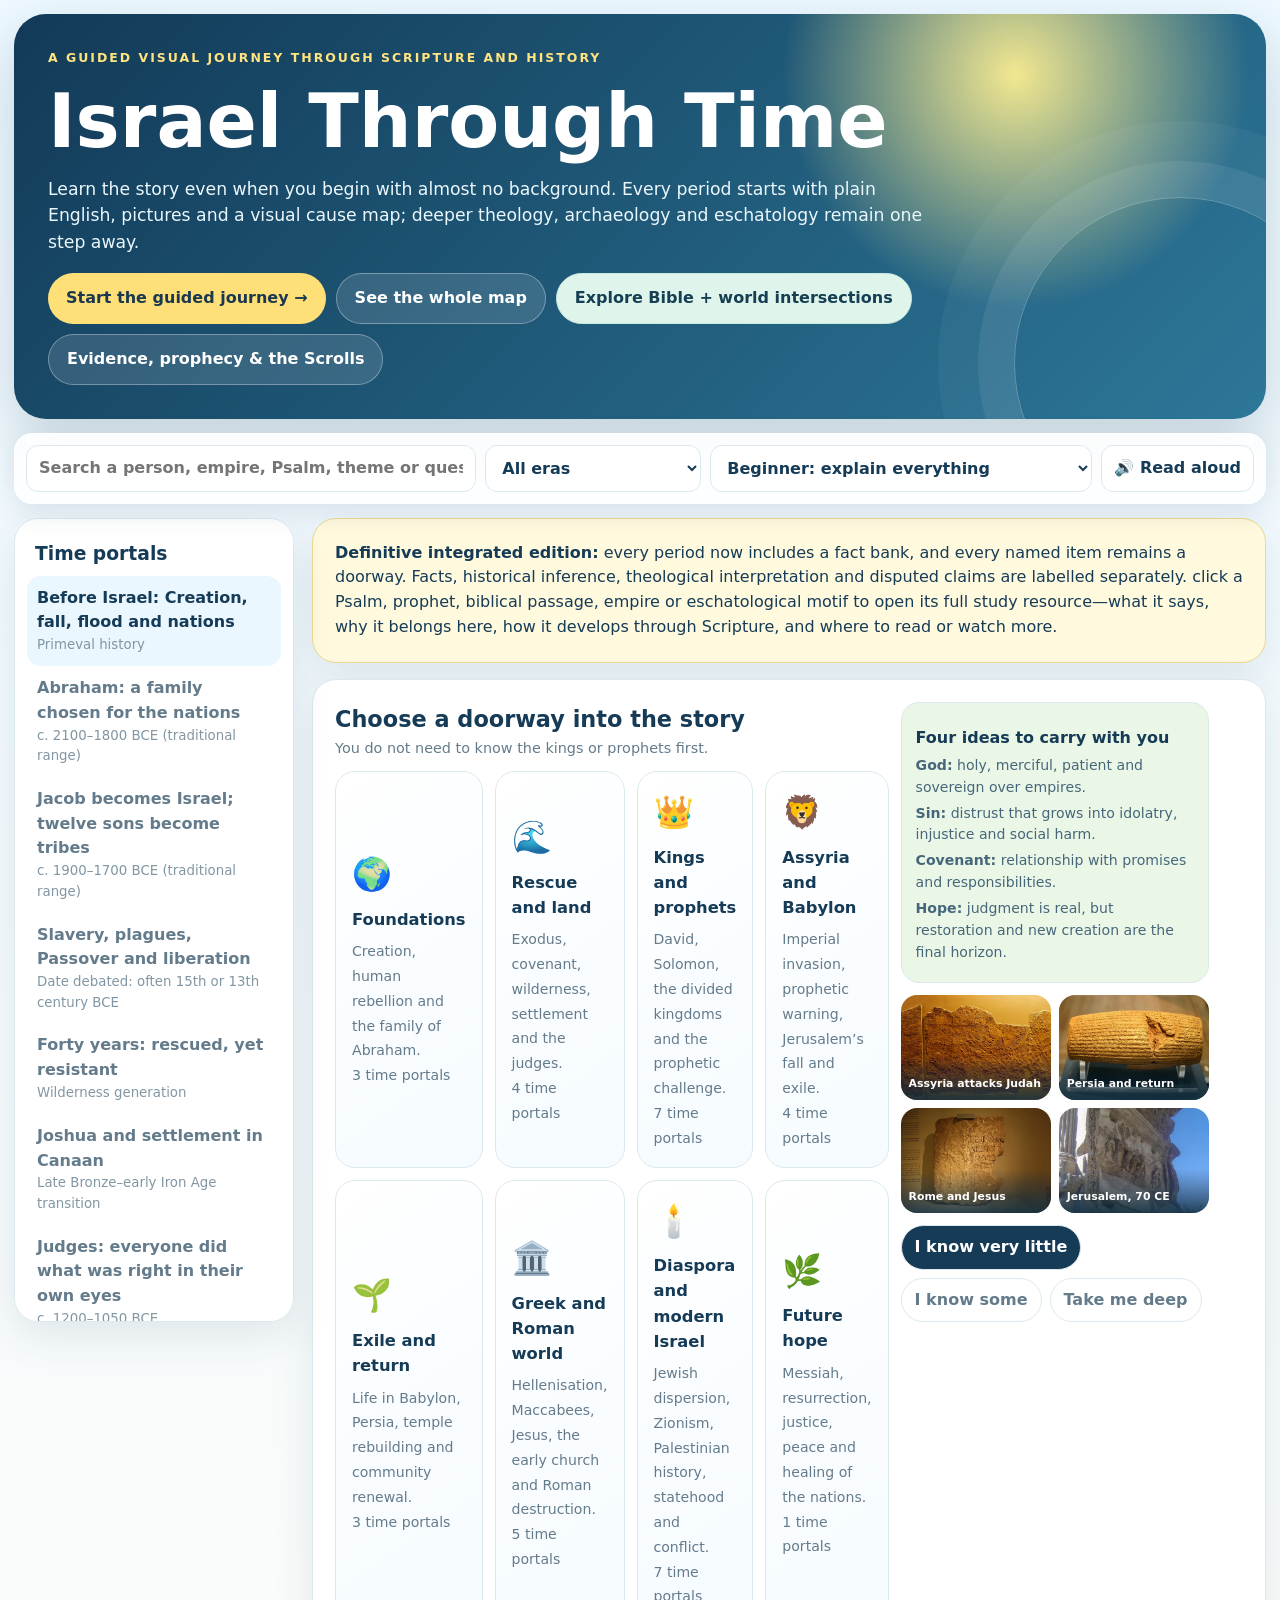
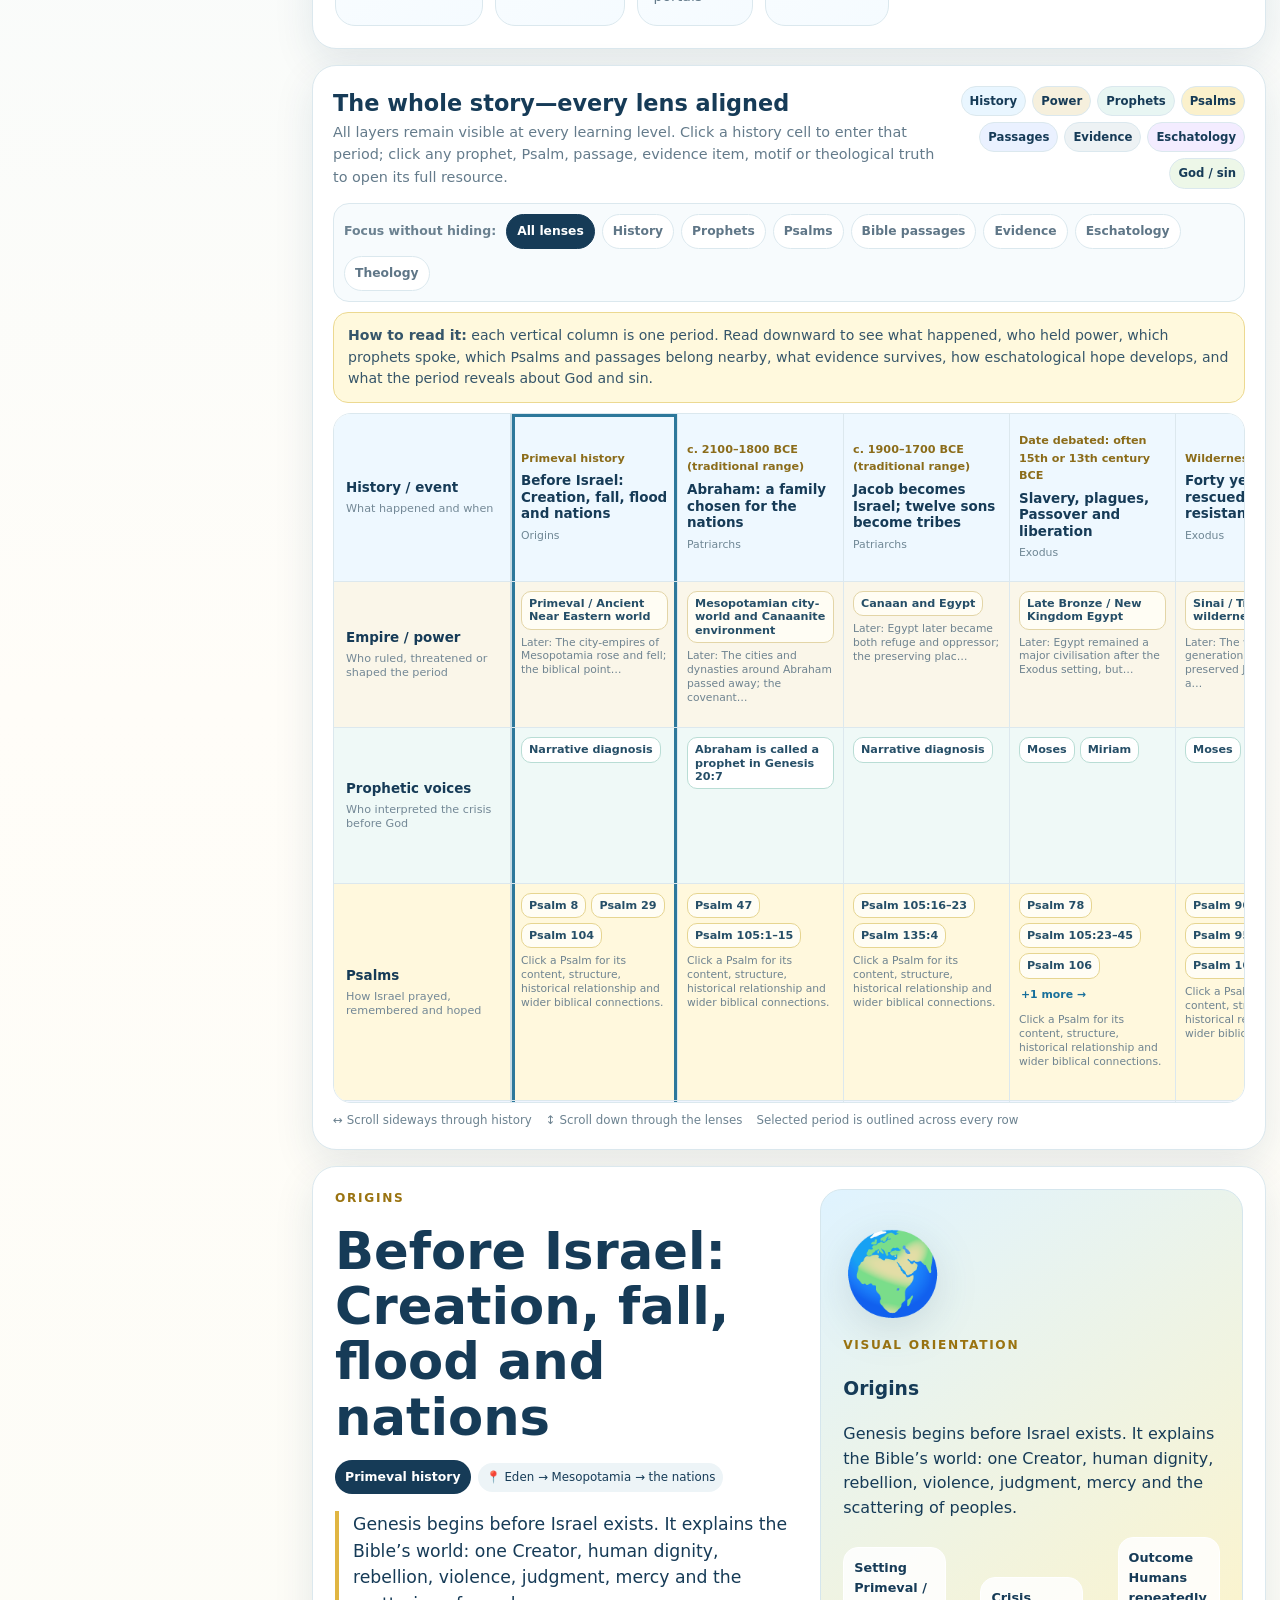
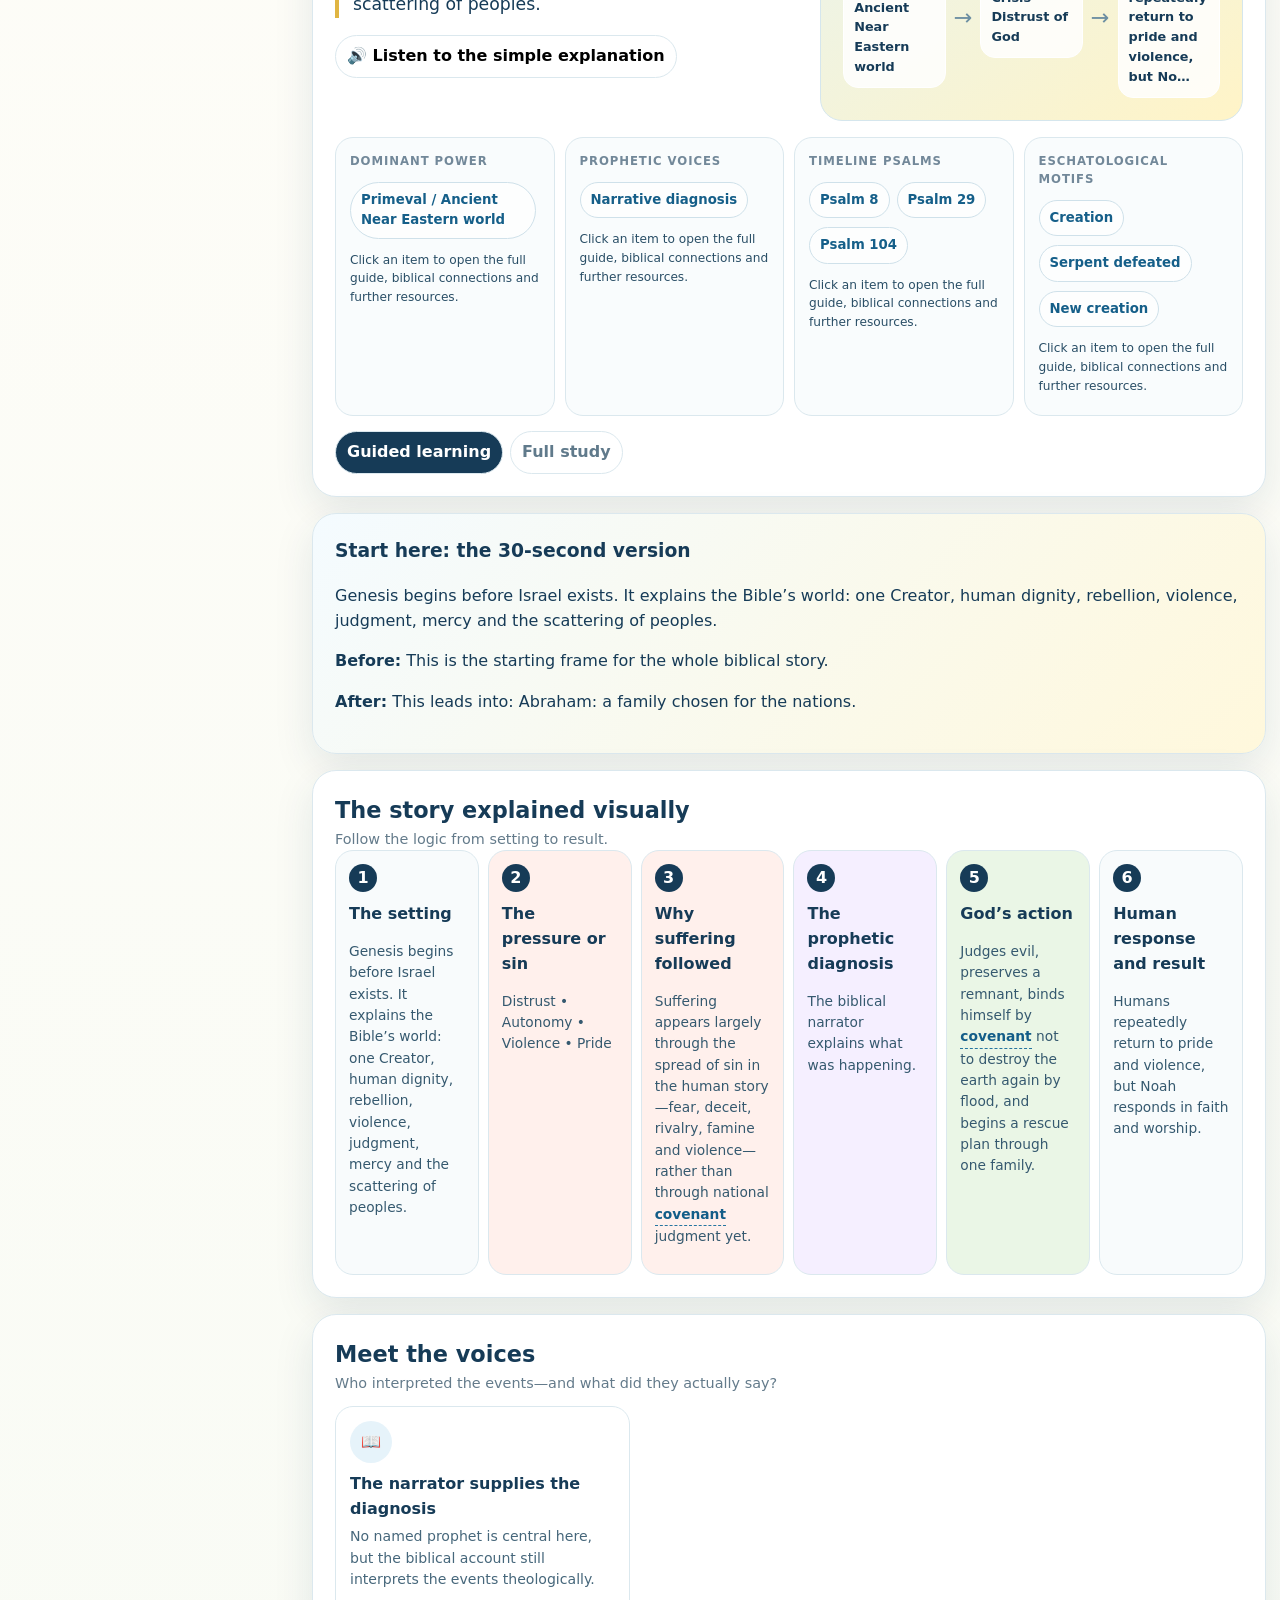
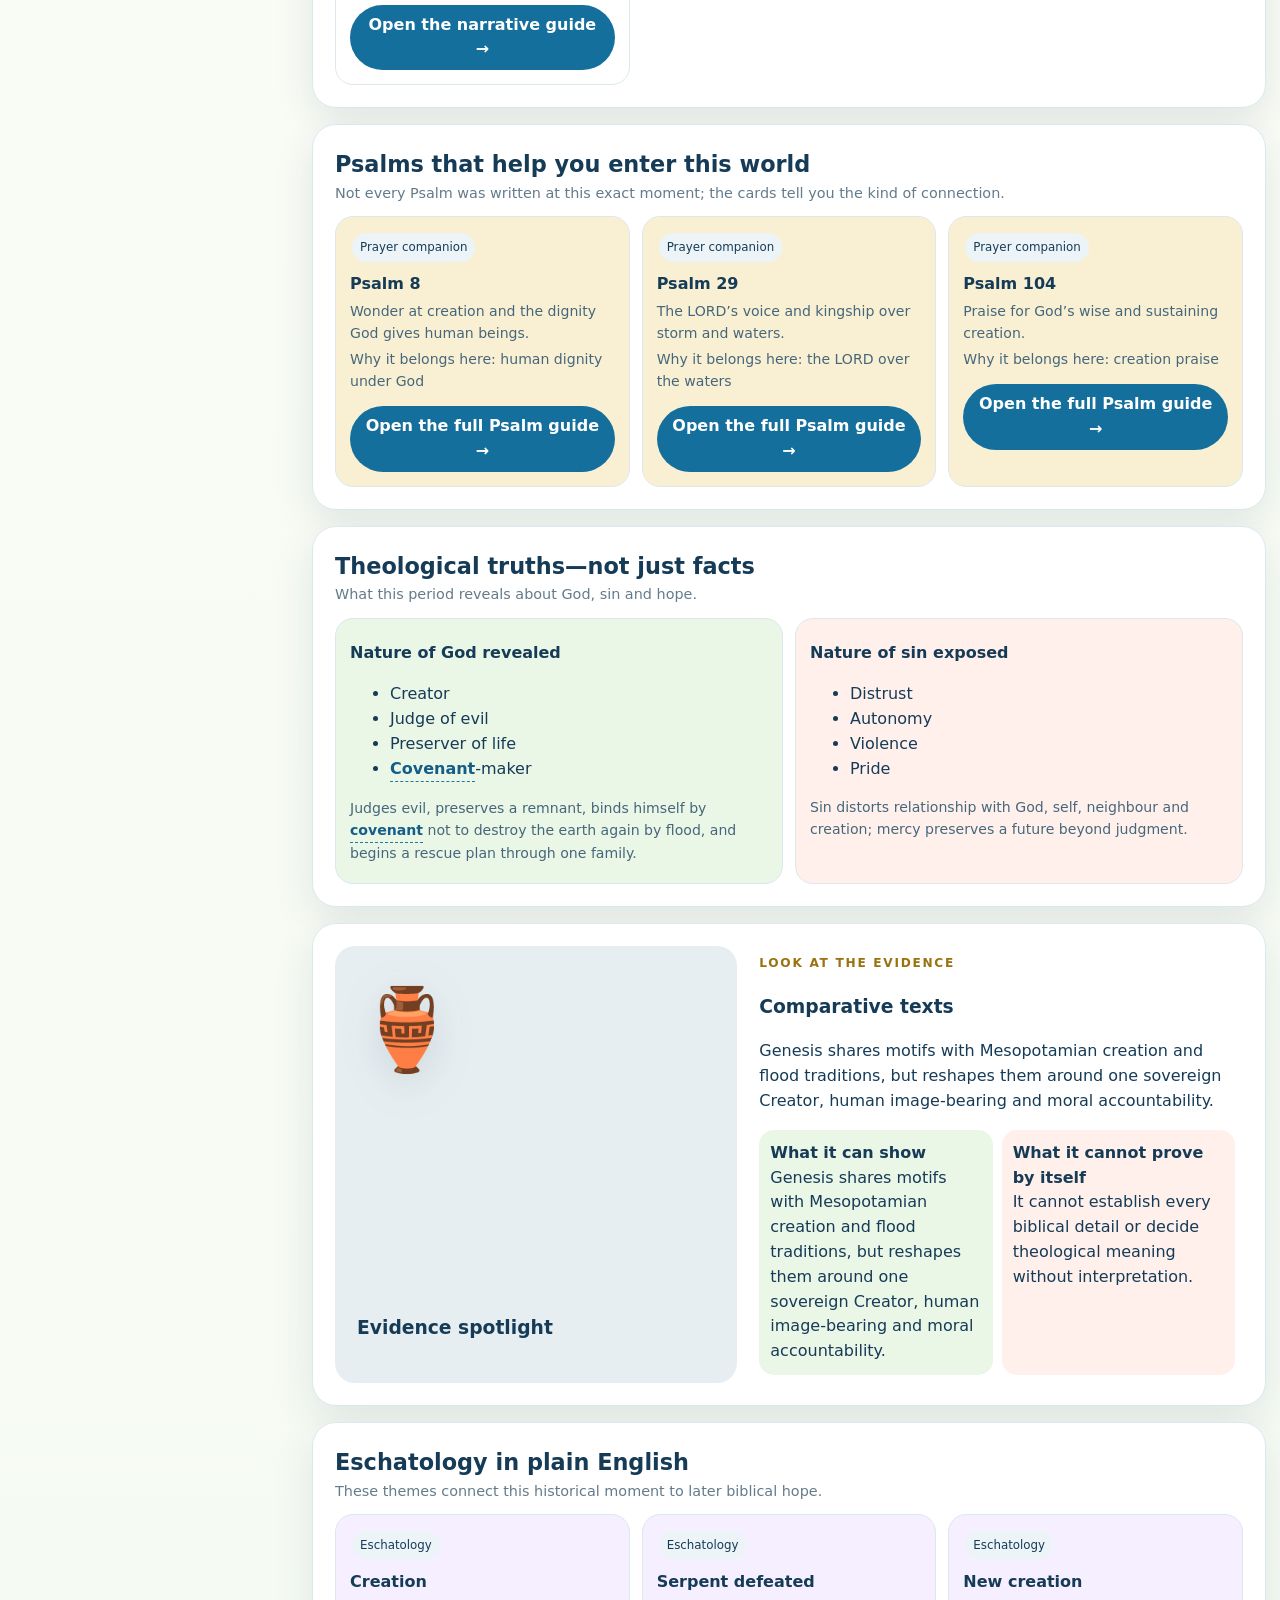
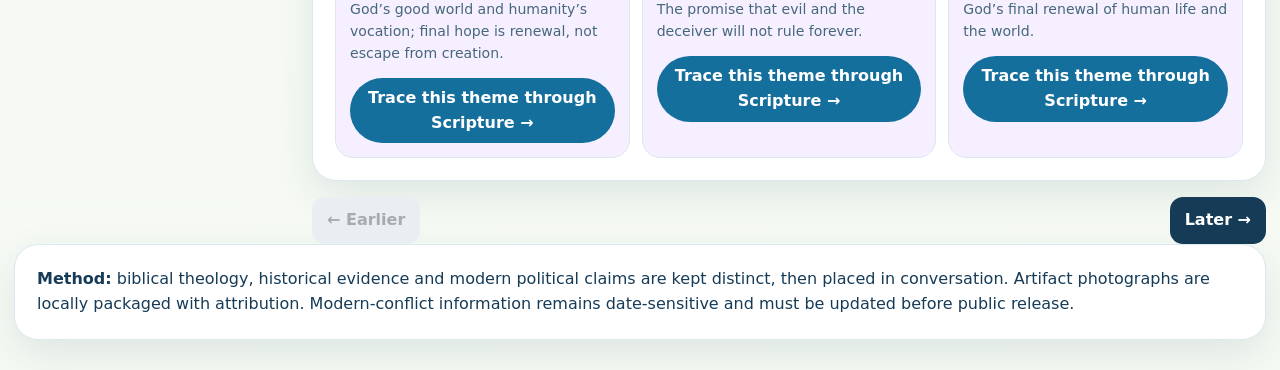
<file: Israel_History/index.html>
<!doctype html><html lang="en"><head><meta charset="utf-8"><meta name="viewport" content="width=device-width,initial-scale=1"><meta name="theme-color" content="#163b57"><title>Israel Through Time — Unified All-Layers Study</title><link rel="preload" href="app-20260725g.js" as="script"><style>
:root{--ink:#163b57;--ink2:#254f69;--muted:#647b8b;--paper:#fffdf8;--card:#fff;--line:#dbe8ee;--sky:#eaf7ff;--sun:#ffe79a;--sage:#eaf6e6;--rose:#fff0ec;--purple:#f5efff;--gold:#f9f0d3;--teal:#e6f6f4;--shadow:0 14px 40px rgba(22,59,87,.1);--radius:24px}*{box-sizing:border-box}html{scroll-behavior:smooth}body{margin:0;background:linear-gradient(180deg,#edf8ff 0,#fffdf8 34%,#f5faf3 100%);font-family:Inter,ui-sans-serif,system-ui,-apple-system,Segoe UI,Roboto,Arial;color:var(--ink);line-height:1.55}button,input,select{font:inherit}button{cursor:pointer}a{color:#145f8e}.app{max-width:1440px;margin:auto;padding:14px}.hero{position:relative;overflow:hidden;border-radius:32px;padding:34px;background:radial-gradient(circle at 80% 15%,rgba(255,240,145,.94),transparent 22%),linear-gradient(135deg,#123a58,#2d7798);color:#fff;box-shadow:0 24px 60px rgba(22,59,87,.2)}.hero:after{content:"";pointer-events:none;position:absolute;right:-80px;bottom:-110px;width:330px;height:330px;border-radius:50%;border:1px solid #ffffff44;box-shadow:0 0 0 36px #ffffff12,0 0 0 76px #ffffff0a}.eyebrow{text-transform:uppercase;letter-spacing:.16em;font-size:.78rem;font-weight:900;color:#ffe47f}.hero h1{font-size:clamp(2.2rem,5.8vw,5rem);line-height:.96;max-width:900px;margin:.25em 0}.hero p{max-width:880px;color:#eaf7fc;font-size:1.08rem}.heroActions{position:relative;z-index:2;display:flex;gap:10px;flex-wrap:wrap}.primary,.secondary{border:0;border-radius:999px;padding:12px 18px;font-weight:900}.primary{background:#ffe078;color:#1a3950}.secondary{background:#ffffff20;color:#fff;border:1px solid #ffffff55}.toolbar{position:sticky;top:0;z-index:30;margin:14px 0;padding:11px;background:#ffffffdf;backdrop-filter:blur(15px);border:1px solid #fff;border-radius:18px;box-shadow:0 8px 28px rgba(22,59,87,.12);display:grid;grid-template-columns:1fr auto auto auto;gap:9px}.toolbar input,.toolbar select,.toolbar button{border:1px solid var(--line);background:#fff;border-radius:12px;padding:10px 12px;color:var(--ink);font-weight:750}.shell{display:grid;grid-template-columns:280px 1fr;gap:18px}.side{position:sticky;top:82px;height:calc(100vh - 96px);overflow:auto;background:#fff;border:1px solid var(--line);border-radius:24px;padding:12px;box-shadow:var(--shadow)}.side h3{margin:8px}.portalBtn{width:100%;border:0;background:transparent;border-radius:14px;padding:10px;text-align:left;color:var(--muted)}.portalBtn:hover,.portalBtn.active{background:var(--sky);color:var(--ink)}.portalBtn small{display:block;color:#8296a3}.main{min-width:0}.card{background:#fff;border:1px solid var(--line);border-radius:var(--radius);padding:22px;box-shadow:var(--shadow);margin-bottom:16px}.notice{background:#fff9dd;border-color:#ecd991}.welcomeGrid,.epochGrid,.twoCol,.threeCol,.fourCol{display:grid;gap:12px}.welcomeGrid{grid-template-columns:1.1fr .9fr}.epochGrid{grid-template-columns:repeat(4,1fr)}.twoCol{grid-template-columns:1fr 1fr}.threeCol{grid-template-columns:repeat(3,1fr)}.fourCol{grid-template-columns:repeat(4,1fr)}.epoch{border:1px solid var(--line);border-radius:20px;padding:16px;background:linear-gradient(145deg,#fff,#f5fbff);text-align:left;color:var(--ink);min-height:150px}.epoch .icon{font-size:2rem}.epoch strong{display:block;font-size:1.02rem;margin:7px 0}.epoch span{font-size:.88rem;color:var(--muted)}.epoch:hover{transform:translateY(-2px);box-shadow:var(--shadow)}.collage{display:grid;grid-template-columns:1fr 1fr;gap:8px;margin-top:12px}.collage figure{margin:0;height:105px;border-radius:16px;overflow:hidden;position:relative;background:#e7eef1}.collage img{width:100%;height:100%;object-fit:cover}.collage figcaption{position:absolute;inset:auto 0 0;padding:20px 8px 7px;background:linear-gradient(transparent,#102f43dd);color:#fff;font-size:.68rem;font-weight:800}.learningModes{display:flex;gap:8px;flex-wrap:wrap}.modeBtn{border:1px solid var(--line);border-radius:999px;background:#fff;padding:9px 13px;font-weight:850;color:var(--muted)}.modeBtn.active{background:var(--ink);color:#fff}.masterTimeline{overflow:auto;padding-bottom:10px}.timelineTrack{display:flex;min-width:2600px;align-items:stretch;gap:8px}.timeStop{width:150px;flex:none;border:1px solid var(--line);background:#f9fcfd;border-radius:17px;padding:10px;text-align:left;color:var(--ink);position:relative}.timeStop:before{content:"";position:absolute;width:8px;height:2px;background:#aec7d5;left:-9px;top:43px}.timeStop:first-child:before{display:none}.timeStop.active{background:linear-gradient(180deg,#ddf2ff,#fff4c9);border-color:#9bc7dc}.timeStop .year{font-size:.72rem;font-weight:900;color:#8a6e22}.timeStop .name{font-size:.82rem;font-weight:850;line-height:1.25;margin-top:5px}.laneGuide{display:flex;gap:8px;flex-wrap:wrap;font-size:.78rem}.laneGuide span{padding:5px 8px;border-radius:999px;background:#eef5f8}.portalHero{display:grid;grid-template-columns:1.05fr .95fr;gap:18px;align-items:stretch}.portalTitle h2{font-size:clamp(1.8rem,4vw,3.2rem);line-height:1.08;margin:.3em 0}.era{font-size:.76rem;text-transform:uppercase;letter-spacing:.14em;font-weight:900;color:#9a7310}.date{display:inline-block;background:var(--ink);color:#fff;border-radius:999px;padding:7px 10px;font-size:.78rem;font-weight:900}.summary{border-left:4px solid #e0b542;padding-left:14px;font-size:1.08rem}.visualStage{min-height:330px;border-radius:22px;overflow:hidden;position:relative;background:linear-gradient(145deg,#dff3ff,#fff4c7);border:1px solid #d5e6ed}.visualStage img{width:100%;height:100%;object-fit:cover;display:block}.visualStage .shade{position:absolute;inset:auto 0 0;padding:56px 16px 14px;background:linear-gradient(transparent,rgba(10,35,52,.88));color:#fff}.visualStage .shade strong{font-size:1.08rem}.visualStage .credit{font-size:.68rem;color:#dcecf4}.illustration{height:100%;min-height:330px;padding:22px;display:flex;flex-direction:column;justify-content:space-between}.illustration .bigIcon{font-size:5rem;filter:drop-shadow(0 10px 20px #18425d22)}.route{display:grid;grid-template-columns:1fr auto 1fr auto 1fr;gap:8px;align-items:center}.routeNode{background:#ffffffd9;border:1px solid #ffffff;border-radius:15px;padding:10px;font-size:.8rem;font-weight:800}.routeArrow{font-size:1.4rem;color:#6d8fa2}.starter{background:linear-gradient(135deg,#f4fbff,#fff8dc)}.starter h3{margin-top:0}.quickFacts{display:grid;grid-template-columns:repeat(4,1fr);gap:10px}.fact{border:1px solid var(--line);border-radius:18px;padding:14px;background:#f9fcfd;min-height:145px}.fact strong.label{display:block;text-transform:uppercase;letter-spacing:.08em;font-size:.73rem;color:#728899}.fact p{margin:.45em 0;color:#294e66}.explainLink{border:0;background:transparent;padding:0;color:#15709e;font-weight:850;font-size:.82rem}.storyStrip{display:grid;grid-template-columns:repeat(6,1fr);gap:9px}.storyStep{border-radius:18px;padding:13px;border:1px solid var(--line);background:#f8fbfc;position:relative;min-height:165px}.storyStep.bad{background:var(--rose)}.storyStep.good{background:var(--sage)}.storyStep.purple{background:var(--purple)}.storyStep .n{width:28px;height:28px;border-radius:50%;display:grid;place-items:center;background:var(--ink);color:#fff;font-weight:900}.storyStep h4{margin:.65em 0 .35em}.storyStep p{font-size:.86rem;color:#35596f}.sectionHead{display:flex;align-items:end;justify-content:space-between;gap:12px}.sectionHead h3{font-size:1.4rem;margin:0}.sectionHead p{margin:0;color:var(--muted);font-size:.9rem}.personCard,.psalmCard,.motifCard,.evidenceCard,.truthCard{border:1px solid var(--line);border-radius:18px;padding:14px;background:#fff}.personCard .avatar{width:42px;height:42px;border-radius:50%;display:grid;place-items:center;background:#e6f3fa;font-weight:900}.personCard h4,.psalmCard h4,.motifCard h4,.evidenceCard h4,.truthCard h4{margin:.55em 0 .25em}.personCard p,.psalmCard p,.motifCard p,.evidenceCard p,.truthCard p{margin:.3em 0;color:#46677b;font-size:.88rem}.badge{display:inline-block;border-radius:999px;background:#edf4f7;padding:5px 8px;font-size:.74rem;margin:2px}.psalmCard{background:var(--gold)}.motifCard{background:var(--purple)}.truthCard.god{background:var(--sage)}.truthCard.sin{background:var(--rose)}.evidenceCard{background:#f8fbfc}.confidence{display:inline-block;padding:5px 8px;border-radius:999px;background:#e8f1f5;font-size:.72rem;font-weight:900}.artifact{display:grid;grid-template-columns:.9fr 1.1fr;gap:14px;align-items:stretch}.artifact figure{margin:0;overflow:hidden;border-radius:20px;background:#e7eef1;min-height:260px}.artifact img{width:100%;height:100%;object-fit:cover}.artifactText{padding:8px}.claimGrid{display:grid;grid-template-columns:1fr 1fr;gap:9px}.claim{border-radius:15px;padding:11px;background:var(--sage)}.claim.no{background:var(--rose)}.tabs{display:flex;gap:7px;flex-wrap:wrap;margin-top:15px}.tab{border:1px solid var(--line);background:#fff;border-radius:999px;padding:8px 11px;font-weight:850;color:#607a8b}.tab.active{background:var(--ink);color:#fff}.tabbody{margin-top:12px;border-radius:18px;background:#fafcfd;padding:16px}.accordion{border:1px solid var(--line);border-radius:16px;margin:9px 0;overflow:hidden;background:#fff}.accordion summary{padding:13px 15px;font-weight:900;cursor:pointer}.accordion .inside{padding:0 15px 15px}.lensGrid{display:grid;grid-template-columns:repeat(3,1fr);gap:10px}.lens{border-radius:18px;padding:14px;background:#f7fbfd;border:1px solid var(--line)}.lens small{font-weight:900;color:#789}.glossaryTerm{border:0;border-bottom:1px dashed #2675a0;background:transparent;color:#135d88;padding:0;font-weight:800}.sourceCard{border:1px solid var(--line);border-radius:15px;padding:13px;background:#fff}.sourceCard h4{margin:.3em 0}.sourceCard p{font-size:.86rem;color:var(--muted)}.controls{display:flex;justify-content:space-between;gap:10px}.nav{border:0;border-radius:13px;padding:11px 15px;font-weight:900}.prev{background:#e8eef2}.next{background:var(--ink);color:#fff}.modal{position:fixed;inset:0;background:#0d2e4099;display:none;align-items:center;justify-content:center;padding:18px;z-index:80;overscroll-behavior:contain}.modal.open{display:flex}.modalBox{position:relative;max-width:620px;width:100%;max-height:min(92vh,900px);overflow:auto;overscroll-behavior:contain;touch-action:pan-y;background:#fff;border-radius:24px;padding:22px;box-shadow:0 25px 70px #0004}.close{float:right;border:0;background:#edf3f6;border-radius:50%;width:44px;height:44px;font-weight:900;touch-action:manipulation}.modalPrimaryClose{position:absolute;top:12px;right:12px;z-index:20;float:none}.modalBox.resourceBox>.modalPrimaryClose{display:none}.modal-open{overflow:hidden}.modal-open .modal{touch-action:none}.modal-open .modalBox{touch-action:pan-y}button,summary{touch-action:manipulation}.readBtn{border:1px solid var(--line);background:#fff;border-radius:999px;padding:8px 11px;font-weight:850}.micro{font-size:.8rem;color:var(--muted)}.hidden{display:none!important}.advancedOnly{display:none}.level-scholar .advancedOnly{display:block}.level-beginner .explorerOnly,.level-beginner .advancedOnly{display:none}.level-explorer .advancedOnly{display:none}.level-scholar .explorerOnly{display:block}.level-beginner .beginnerHide{display:none}.level-explorer .beginnerHide,.level-scholar .beginnerHide{display:block}@media(max-width:1100px){.epochGrid{grid-template-columns:repeat(3,1fr)}.storyStrip{grid-template-columns:repeat(3,1fr)}.quickFacts{grid-template-columns:repeat(2,1fr)}.fourCol{grid-template-columns:repeat(2,1fr)}}@media(max-width:850px){.toolbar{grid-template-columns:1fr 1fr}.toolbar input{grid-column:1/-1}.shell{display:block}.side{position:relative;top:auto;height:auto;max-height:260px;margin-bottom:14px}.welcomeGrid,.portalHero,.artifact{grid-template-columns:1fr}.epochGrid{grid-template-columns:repeat(2,1fr)}.threeCol,.lensGrid{grid-template-columns:1fr 1fr}.storyStrip{grid-template-columns:1fr 1fr}.visualStage{min-height:280px}}@media(max-width:560px){.app{padding:8px}.hero{padding:25px 18px;border-radius:24px}.epochGrid,.twoCol,.threeCol,.fourCol,.quickFacts,.storyStrip,.lensGrid,.claimGrid{grid-template-columns:1fr}.toolbar{grid-template-columns:1fr}.toolbar input{grid-column:auto}.card{padding:16px}.portalTitle h2{font-size:2rem}.fact{min-height:auto}}

.resourceChip{border:1px solid #cfe1ea;background:#fff;border-radius:999px;padding:7px 10px;margin:3px 4px 3px 0;color:#155f89;font-weight:850;font-size:.83rem;text-align:left;transition:.15s}.resourceChip:hover,.resourceChip:focus{background:#e8f6ff;border-color:#7eb7d4;transform:translateY(-1px)}
.factItems{display:flex;flex-wrap:wrap;gap:3px;margin:.55rem 0}.factHint{font-size:.76rem;color:#6e8493;margin:.55rem 0 0}.fact .resourceChip{background:#fdfefe}.openGuide{border:0;background:#156f9d;color:#fff;border-radius:999px;padding:8px 12px;font-weight:850;margin-top:9px}.openGuide.secondaryGuide{background:#fff;color:#156f9d;border:1px solid #a9ccdd}.cardClickable{position:relative}.cardClickable:focus-within{outline:3px solid #8ac6e3;outline-offset:2px}
.modalBox.resourceBox{max-width:1040px;max-height:92vh;overflow:auto;padding:0}.resourceHeader{position:sticky;top:0;z-index:4;padding:24px 26px 18px;background:linear-gradient(135deg,#123b59,#2f7899);color:#fff;border-radius:24px 24px 0 0}.resourceHeader .close{background:#ffffff25;color:#fff}.resourceHeader .era{color:#ffe58d}.resourceHeader h2{margin:.25em 0}.resourceBody{padding:22px 26px 28px}.resourceLead{font-size:1.08rem;line-height:1.7;border-left:4px solid #e0b541;padding-left:14px}.resourceGrid{display:grid;grid-template-columns:1fr 1fr;gap:12px}.resourceSection{border:1px solid var(--line);border-radius:18px;padding:15px;background:#f9fcfd}.resourceSection h3{margin:.1em 0 .55em;font-size:1.05rem}.resourceSection.full{grid-column:1/-1}.resourceSection.gold{background:var(--gold)}.resourceSection.green{background:var(--sage)}.resourceSection.purple{background:var(--purple)}.resourceSection.rose{background:var(--rose)}.resourceSection p{margin:.45em 0}.resourceLinks{display:grid;grid-template-columns:repeat(2,1fr);gap:9px}.resourceLink{display:block;text-decoration:none;border:1px solid var(--line);border-radius:15px;padding:12px;background:#fff;color:var(--ink)}.resourceLink strong{display:block;color:#126897}.resourceLink small{color:var(--muted)}.textChips{display:flex;flex-wrap:wrap;gap:6px}.textChips .resourceChip{margin:0}.resourceCallout{padding:13px;border-radius:15px;background:#fff9dd;border:1px solid #ecd991}.itemListButton{display:block;width:100%;text-align:left;border:0;border-bottom:1px solid #e5edf1;background:transparent;padding:9px 2px;color:#165f88;font-weight:800}.itemListButton:last-child{border-bottom:0}
@media(max-width:720px){.resourceGrid,.resourceLinks{grid-template-columns:1fr}.resourceSection.full{grid-column:auto}.resourceHeader{padding:20px 18px 15px}.resourceBody{padding:17px}.modal{padding:6px}.modalBox.resourceBox{max-height:96vh;border-radius:18px}.resourceHeader{border-radius:18px 18px 0 0}}

/* Unified all-layers timeline */
.timelineCard{padding:20px}.timelineHead{align-items:flex-start}.timelineKey{display:flex;flex-wrap:wrap;gap:6px;justify-content:flex-end;max-width:560px}.timelineKey span{padding:5px 8px;border-radius:999px;font-size:.73rem;font-weight:850;border:1px solid var(--line)}.keyHistory{background:#e9f6ff}.keyPower{background:#f6f0dd}.keyProphet{background:#e8f6f3}.keyPsalm{background:#fbf1cc}.keyPassage{background:#eaf1ff}.keyEvidence{background:#edf2f4}.keyEsch{background:#f3ecff}.keyTheology{background:#edf7e8}.timelineFocusBar{display:flex;gap:7px;flex-wrap:wrap;align-items:center;margin:14px 0 10px;padding:10px;border-radius:16px;background:#f7fbfd;border:1px solid var(--line)}.timelineFocusBar>span{font-size:.78rem;font-weight:900;color:#6b8190;margin-right:3px}.timelineFocus{border:1px solid var(--line);border-radius:999px;background:#fff;padding:7px 10px;font-size:.77rem;font-weight:850;color:#5f7687}.timelineFocus.active{background:var(--ink);color:#fff;border-color:var(--ink)}.timelineInstruction{padding:12px 14px;border-radius:15px;background:#fff9dd;border:1px solid #ecd991;color:#36566a;font-size:.88rem;margin-bottom:10px}.layerViewport{overflow:auto;max-height:690px;border:1px solid var(--line);border-radius:18px;background:#f8fbfc;scrollbar-color:#9eb2bd #edf2f4}.layerGrid{--n:34;--cellw:166px;display:grid;grid-template-columns:178px repeat(var(--n),var(--cellw));width:max-content;min-width:100%;align-items:stretch}.timelineItem{border-right:1px solid #dce8ee;border-bottom:1px solid #dce8ee;transition:opacity .18s,filter .18s,background .18s}.laneLabel{position:sticky;left:0;z-index:12;padding:13px 12px;background:#fff;border-right:2px solid #c9dce5;display:flex;flex-direction:column;justify-content:center}.laneLabel strong{font-size:.84rem}.laneLabel small{font-size:.7rem;line-height:1.25;color:#738896;margin-top:3px}.layerCell{padding:9px;min-width:0;position:relative;background:#fff;cursor:pointer}.layerCell:hover{filter:brightness(.985)}.layerCell.selected{box-shadow:inset 3px 0 #2d789b,inset -3px 0 #2d789b}.layerCell.event.selected{box-shadow:inset 3px 0 #2d789b,inset -3px 0 #2d789b,inset 0 3px #2d789b}.layerCell.theology.selected{box-shadow:inset 3px 0 #2d789b,inset -3px 0 #2d789b,inset 0 -3px #2d789b}.laneLabel.event,.layerCell.event{background:#eef8ff;min-height:114px}.laneLabel.event,.layerCell.event{position:sticky;top:0;z-index:8}.laneLabel.event{z-index:16}.laneLabel.empire,.layerCell.empire{background:#faf6e9;min-height:85px}.laneLabel.prophets,.layerCell.prophets{background:#eff9f7;min-height:104px}.laneLabel.psalms,.layerCell.psalms{background:#fff8dd;min-height:112px}.laneLabel.passages,.layerCell.passages{background:#f0f5ff;min-height:112px}.laneLabel.evidence,.layerCell.evidence{background:#f3f6f7;min-height:116px}.laneLabel.esch,.layerCell.esch{background:#f7f1ff;min-height:112px}.laneLabel.theology,.layerCell.theology{background:#f1f8ed;min-height:118px}.eventButton{width:100%;height:100%;border:0;background:transparent;text-align:left;color:var(--ink);padding:0}.eventButton .year{font-size:.7rem;font-weight:900;color:#8b6c1a}.eventButton .period{font-size:.84rem;font-weight:900;line-height:1.24;margin-top:6px}.eventButton .eraMini{font-size:.68rem;color:#6f8795;margin-top:5px}.lanePills{display:flex;flex-wrap:wrap;gap:5px;align-content:flex-start}.laneResource{border:1px solid #cddfe7;border-radius:10px;padding:5px 7px;background:#fff;color:#254e67;font-size:.7rem;font-weight:850;line-height:1.2;text-align:left;max-width:100%;overflow:hidden;text-overflow:ellipsis}.laneResource:hover{transform:translateY(-1px);box-shadow:0 4px 10px #173b5717}.laneResource.power{background:#fffdf4;border-color:#e3d5a7}.laneResource.prophet{background:#fff;border-color:#b9ddd5}.laneResource.psalm{background:#fffdf4;border-color:#e6d591}.laneResource.passage{background:#fff;border-color:#c8d8f2}.laneResource.evidence{background:#fff;border-color:#ccd7dc}.laneResource.esch{background:#fff;border-color:#d9c9ef}.laneResource.god{background:#f8fff4;border-color:#c9dfbd}.laneResource.sin{background:#fff7f4;border-color:#ebc9bf}.laneMore{border:0;background:transparent;color:#176f9b;font-size:.68rem;font-weight:900;padding:3px 2px}.laneMicro{font-size:.67rem;line-height:1.3;color:#6e8390;margin-top:6px}.confidenceMini{font-size:.62rem;text-transform:uppercase;letter-spacing:.04em;font-weight:900;color:#6e8390}.evidenceThumb{width:100%;height:42px;object-fit:cover;border-radius:8px;margin-bottom:6px;display:block}.timelineFoot{display:flex;gap:14px;flex-wrap:wrap;color:#6c8290;font-size:.74rem;margin-top:8px}.layerViewport:not(.focus-all) .timelineItem{opacity:.24}.layerViewport.focus-event .timelineItem.event,.layerViewport.focus-empire .timelineItem.empire,.layerViewport.focus-prophets .timelineItem.prophets,.layerViewport.focus-psalms .timelineItem.psalms,.layerViewport.focus-passages .timelineItem.passages,.layerViewport.focus-evidence .timelineItem.evidence,.layerViewport.focus-esch .timelineItem.esch,.layerViewport.focus-theology .timelineItem.theology{opacity:1;filter:none}.layerViewport:not(.focus-all) .timelineItem.selected{opacity:.55}.layerViewport:not(.focus-all) .timelineItem.selected.event,.layerViewport:not(.focus-all) .timelineItem.selected.empire,.layerViewport:not(.focus-all) .timelineItem.selected.prophets,.layerViewport:not(.focus-all) .timelineItem.selected.psalms,.layerViewport:not(.focus-all) .timelineItem.selected.passages,.layerViewport:not(.focus-all) .timelineItem.selected.evidence,.layerViewport:not(.focus-all) .timelineItem.selected.esch,.layerViewport:not(.focus-all) .timelineItem.selected.theology{filter:none}.actualLayersNote{font-size:.78rem;color:#5e7788;margin-top:8px}
@media(max-width:900px){.timelineHead{display:block}.timelineKey{justify-content:flex-start;margin-top:10px}.layerGrid{grid-template-columns:128px repeat(var(--n),148px)}.laneLabel{padding:10px 8px}.laneLabel strong{font-size:.77rem}.laneLabel small{font-size:.64rem}.layerViewport{max-height:620px}.timelineFocusBar{position:sticky;left:0}.timelineInstruction{font-size:.82rem}}

/* === Adaptive mobile journey: complete content, phone-native presentation === */
.mobileExperience,.mobileBottomNav,.matrixReturn{display:none}
@media(max-width:767px){
  body{padding-bottom:calc(76px + env(safe-area-inset-bottom))}
  .app{padding:8px}
  .hero{padding:20px 17px;border-radius:22px;min-height:auto}
  .hero:after{display:none}
  .hero h1{font-size:2.2rem;line-height:1.02;margin:.28em 0}
  .hero p{font-size:.96rem;line-height:1.5;margin:.55em 0 1em}
  .heroActions{gap:8px}.primary,.secondary{min-height:46px;padding:10px 14px}
  .toolbar,.shell{display:none}
  .mobileExperience{display:block;margin-top:12px}
  .mobileTop{position:sticky;top:0;z-index:25;background:rgba(255,255,255,.94);backdrop-filter:blur(14px);border:1px solid #fff;border-radius:18px;padding:10px;box-shadow:0 8px 26px rgba(22,59,87,.12);margin-bottom:12px}
  .mobileTopRow{display:flex;align-items:center;justify-content:space-between;gap:8px}
  .mobileTop select,.mobileTop input{width:100%;min-height:46px;border:1px solid var(--line);background:#fff;border-radius:12px;padding:10px;color:var(--ink);font:inherit}
  .mobilePeriodMeta{min-width:0}.mobilePeriodMeta small{display:block;color:#7b8f9c;font-weight:800}.mobilePeriodMeta strong{display:block;white-space:nowrap;overflow:hidden;text-overflow:ellipsis}
  .mobileProgress{height:7px;background:#e7eff3;border-radius:999px;overflow:hidden;margin-top:8px}.mobileProgress span{display:block;height:100%;background:linear-gradient(90deg,#3f98bd,#e1b947)}
  .mobileCard{background:#fff;border:1px solid var(--line);border-radius:20px;padding:16px;box-shadow:var(--shadow);margin-bottom:12px}
  .mobileHeroVisual .visualStage{min-height:250px;border-radius:18px}.mobileHeroVisual .illustration{min-height:250px;padding:17px}.mobileHeroVisual .bigIcon{font-size:3.8rem}.mobileHeroVisual .route{grid-template-columns:1fr;gap:6px}.mobileHeroVisual .routeArrow{transform:rotate(90deg);text-align:center;line-height:.7}
  .mobileKicker{text-transform:uppercase;letter-spacing:.12em;font-weight:900;font-size:.72rem;color:#987314}.mobileTitle{font-size:1.7rem;line-height:1.08;margin:.3em 0}.mobileLead{font-size:1.03rem;line-height:1.62;color:#294f67}
  .mobileContext{display:grid;gap:8px;margin-top:12px}.mobileContext div{padding:11px;border-radius:14px;background:#f7fbfd;border:1px solid #e1ecf1}.mobileContext strong{display:block;font-size:.72rem;letter-spacing:.08em;text-transform:uppercase;color:#728795}
  .mobileArc{display:grid;gap:0;margin-top:10px}.arcStep{position:relative;padding:12px 12px 12px 48px;border-radius:15px;background:#f7fbfd;border:1px solid #e1edf2;margin-bottom:9px;min-height:68px}.arcStep:before{content:attr(data-n);position:absolute;left:12px;top:12px;width:27px;height:27px;border-radius:50%;display:grid;place-items:center;background:var(--ink);color:#fff;font-weight:900}.arcStep:after{content:"";position:absolute;left:25px;bottom:-10px;width:2px;height:10px;background:#b5cad5}.arcStep:last-child:after{display:none}.arcStep.bad{background:var(--rose)}.arcStep.good{background:var(--sage)}.arcStep.purple{background:var(--purple)}.arcStep strong{display:block}.arcStep span{color:#45677a;font-size:.9rem}
  details.mobileLayer{background:#fff;border:1px solid var(--line);border-radius:18px;margin-bottom:10px;overflow:hidden;box-shadow:0 8px 22px rgba(22,59,87,.06)}
  details.mobileLayer summary{list-style:none;display:grid;grid-template-columns:45px 1fr auto;align-items:center;gap:10px;padding:13px;cursor:pointer;min-height:66px}
  details.mobileLayer summary::-webkit-details-marker{display:none}.layerIcon{width:43px;height:43px;border-radius:13px;display:grid;place-items:center;font-size:1.35rem;background:#edf6fa}.layerSummary strong{display:block}.layerSummary small{display:block;color:#6d8392;line-height:1.35}.chev{font-size:1.2rem;color:#748b99;transition:.2s}details[open] .chev{transform:rotate(90deg)}
  .mobileLayerBody{padding:0 13px 15px}.mobileLayerBody>p:first-child{margin-top:0}.mobileLayer.history .layerIcon{background:#eaf7ff}.mobileLayer.power .layerIcon{background:#faf2d6}.mobileLayer.prophets .layerIcon{background:#e9f7f3}.mobileLayer.psalms .layerIcon{background:#fff4c7}.mobileLayer.passages .layerIcon{background:#ebf1ff}.mobileLayer.evidence .layerIcon{background:#eef2f3}.mobileLayer.esch .layerIcon{background:#f3eaff}.mobileLayer.theology .layerIcon{background:#edf7e8}
  .mobileResource{display:block;width:100%;min-height:50px;border:1px solid #d5e4eb;background:#fff;border-radius:14px;padding:11px 12px;margin:7px 0;text-align:left;color:var(--ink)}.mobileResource strong{display:block}.mobileResource small{display:block;color:#6a8190;line-height:1.38;margin-top:2px}.mobileResource.psalm{background:#fffdf3;border-color:#ead895}.mobileResource.prophet{background:#f9fffd;border-color:#bfe0d8}.mobileResource.evidence{background:#f8fbfc}.mobileResource.motif{background:#faf7ff;border-color:#d9c8ef}.mobileResource.god{background:#f6fff2;border-color:#c9dfbd}.mobileResource.sin{background:#fff7f4;border-color:#eac7bc}
  .mobileArtifact{margin:8px 0 12px;border-radius:16px;overflow:hidden;background:#e9eff2}.mobileArtifact img{width:100%;max-height:240px;object-fit:cover;display:block}.mobileArtifact figcaption{padding:10px;font-size:.8rem;color:#526d7e}
  .mobileLens{padding:11px;border-radius:14px;background:#f8fbfd;border:1px solid #e1ebef;margin:7px 0}.mobileLens strong{display:block;font-size:.78rem;text-transform:uppercase;letter-spacing:.06em;color:#728794}.mobileLens p{margin:.3em 0}
  .mobilePeriodNav{display:grid;grid-template-columns:1fr 1fr;gap:9px}.mobilePeriodNav button{min-height:50px;border:0;border-radius:14px;font-weight:900}.mobilePrev{background:#e8eff3;color:var(--ink)}.mobileNext{background:var(--ink);color:#fff}
  .mobileBottomNav{display:grid;position:fixed;z-index:60;left:8px;right:8px;bottom:calc(8px + env(safe-area-inset-bottom));grid-template-columns:repeat(5,1fr);background:rgba(255,255,255,.96);backdrop-filter:blur(16px);border:1px solid #fff;border-radius:20px;padding:6px;box-shadow:0 12px 36px rgba(14,45,66,.24)}.mobileBottomNav button{min-height:55px;border:0;background:transparent;border-radius:15px;color:#607989;font-size:.72rem;font-weight:850;display:grid;place-items:center;gap:1px}.mobileBottomNav button span{font-size:1.2rem}.mobileBottomNav button.active{background:var(--ink);color:#fff}
  .mobileTimelineList{display:grid;gap:8px}.mobileTimelinePeriod{width:100%;min-height:78px;border:1px solid var(--line);border-radius:16px;background:#fff;text-align:left;padding:12px;color:var(--ink);display:grid;grid-template-columns:38px 1fr;gap:10px}.mobileTimelinePeriod.active{background:linear-gradient(135deg,#e7f6ff,#fff6cf);border-color:#a8cfdf}.periodNum{width:36px;height:36px;border-radius:12px;background:#eaf2f6;display:grid;place-items:center;font-weight:900}.mobileTimelinePeriod small{display:block;color:#7d8f99}.mobileEraHead{margin:18px 2px 7px;font-size:.78rem;text-transform:uppercase;letter-spacing:.12em;color:#92700e}
  .mobileSearch{margin-bottom:10px}.mobileSearch input{width:100%;min-height:48px;border:1px solid var(--line);border-radius:14px;padding:11px;font:inherit}
  .themeSection{margin-bottom:16px}.themeSection h3{margin-bottom:7px}.traceChip{display:inline-flex;min-height:44px;align-items:center;border:1px solid var(--line);background:#fff;border-radius:999px;padding:9px 12px;margin:4px 3px 4px 0;color:var(--ink);font-weight:800}.traceChip small{margin-left:6px;color:#7c909c}.themeSection.motifs .traceChip{background:#faf7ff;border-color:#d9c9ee}.themeSection.god .traceChip{background:#f6fff2;border-color:#c8dfbd}.themeSection.sin .traceChip{background:#fff7f4;border-color:#e9c8bf}
  .libraryTabs{display:grid;grid-template-columns:repeat(2,1fr);gap:7px;margin-bottom:10px}.libraryTabs button{min-height:46px;border:1px solid var(--line);border-radius:13px;background:#fff;font-weight:850;color:#607887}.libraryTabs button.active{background:var(--ink);color:#fff}
  .matrixLaunch{width:100%;min-height:52px;border:0;border-radius:15px;background:linear-gradient(135deg,#1f526e,#367f9e);color:#fff;font-weight:900;margin-top:10px}
  .matrixReturn{display:none;position:fixed;z-index:80;left:12px;right:12px;bottom:calc(12px + env(safe-area-inset-bottom));min-height:52px;border:0;border-radius:16px;background:#ffe27d;color:#17384e;font-weight:950;box-shadow:0 10px 30px rgba(0,0,0,.2)}
  body.mobile-matrix-mode{padding-bottom:82px}body.mobile-matrix-mode .hero,body.mobile-matrix-mode .mobileExperience,body.mobile-matrix-mode .mobileBottomNav,body.mobile-matrix-mode footer{display:none!important}body.mobile-matrix-mode .shell{display:block}body.mobile-matrix-mode .side,body.mobile-matrix-mode #journeyMap,body.mobile-matrix-mode #portal{display:none}body.mobile-matrix-mode .main>section:not(.timelineCard){display:none}body.mobile-matrix-mode .timelineCard{display:block;margin:8px;padding:12px}body.mobile-matrix-mode .matrixReturn{display:block}body.mobile-matrix-mode .layerViewport{max-height:calc(100vh - 170px)}body.mobile-matrix-mode .timelineFocusBar{overflow:auto;flex-wrap:nowrap}body.mobile-matrix-mode .timelineFocus{min-height:42px;white-space:nowrap}
  .modal{padding:7px}.modalBox{max-height:94vh;border-radius:20px}.resourceHeader{padding:19px 16px}.resourceHeader h2{font-size:1.75rem}.resourceBody{padding:15px}.resourceGrid{grid-template-columns:1fr}.resourceSection.full{grid-column:auto}.resourceLink,.itemListButton,.resourceChip,.openGuide{min-height:48px}
}
@media(min-width:768px){.mobileExperience,.mobileBottomNav,.matrixReturn{display:none!important}}

.heroActions a.secondary{display:inline-flex;align-items:center;justify-content:center;text-decoration:none;position:relative;z-index:3;pointer-events:auto;touch-action:manipulation}

}

/* Whole-map v4: a true top-layer dialog, never a hidden scroll target. */
.wholeMapDialog{border:0;padding:0;margin:0 0 0 auto;width:min(100vw,760px);height:100dvh;max-width:none;max-height:none;background:#f7fbfc;color:var(--ink);overflow:hidden;box-shadow:-24px 0 70px rgba(8,38,55,.25)}
.wholeMapDialog::backdrop{background:rgba(7,31,45,.72);backdrop-filter:blur(3px)}
.wholeMapShell{height:100%;display:grid;grid-template-rows:auto auto 1fr auto;overflow:hidden}
.wholeMapHeader{position:relative;padding:22px 66px 16px 20px;background:radial-gradient(circle at 82% 12%,rgba(255,232,125,.88),transparent 24%),linear-gradient(135deg,#123b59,#277697);color:#fff}
.wholeMapHeader h2{font-size:clamp(1.75rem,7vw,2.65rem);line-height:1.05;margin:.15em 0}.wholeMapHeader p{margin:.45em 0 0;color:#e7f4fa;max-width:570px}.wholeMapKicker{font-size:.73rem;text-transform:uppercase;letter-spacing:.15em;font-weight:900;color:#ffe483}
.wholeMapClose{position:absolute;top:14px;right:14px;width:48px;height:48px;border:1px solid #ffffff55;border-radius:50%;background:#ffffff22;color:#fff;font-size:1.8rem;line-height:1;display:grid;place-items:center}
.wholeMapLegend{display:flex;gap:7px;align-items:center;overflow-x:auto;padding:10px 18px;background:#fff;border-bottom:1px solid var(--line);font-size:.7rem;font-weight:850;white-space:nowrap;color:#577183}.wholeMapLegend i{width:18px;height:2px;background:#b9ced9;flex:none}
.wholeMapBody{overflow:auto;padding:12px 14px 28px;overscroll-behavior:contain;-webkit-overflow-scrolling:touch}
.wholeMapEra{position:relative;padding-left:8px}.wholeMapEra h3{position:sticky;top:-1px;z-index:2;margin:12px 0 7px;padding:7px 10px;border-radius:10px;background:#f7fbfceF;backdrop-filter:blur(8px);font-size:.75rem;text-transform:uppercase;letter-spacing:.12em;color:#8d6d18}
.wholeMapEraLine{position:relative;display:grid;gap:9px;padding:0 0 8px 22px}.wholeMapEraLine:before{content:"";position:absolute;left:16px;top:5px;bottom:5px;width:3px;border-radius:3px;background:linear-gradient(#66abc7,#e3b747,#8ebd84)}
.wholeMapPeriod{position:relative;width:100%;min-height:78px;display:grid;grid-template-columns:46px 1fr 24px;align-items:center;gap:10px;text-align:left;border:1px solid #d6e5ec;border-radius:17px;padding:10px 10px 10px 0;background:#fff;color:var(--ink);box-shadow:0 6px 18px rgba(22,59,87,.06)}
.wholeMapPeriod:active{transform:scale(.99);background:#edf8fd}.wholeMapNode{position:relative;left:-8px;width:44px;height:44px;border-radius:50%;display:grid;place-items:center;background:#17445f;color:#fff;font-weight:900;border:4px solid #f7fbfc;box-shadow:0 0 0 2px #76b1ca}
.wholeMapPeriodText{min-width:0;display:block}.wholeMapPeriodText small{display:block;color:#8b6b16;font-weight:900;font-size:.73rem}.wholeMapPeriodText strong{display:block;font-size:1rem;line-height:1.22;margin:2px 0}.wholeMapPeriodText span{display:block;color:#657d8d;font-size:.79rem;white-space:nowrap;overflow:hidden;text-overflow:ellipsis}.wholeMapArrow{font-size:1.7rem;color:#7591a0}
.wholeMapFooter{display:grid;grid-template-columns:1fr 1fr;gap:9px;padding:11px 14px calc(11px + env(safe-area-inset-bottom));background:#fff;border-top:1px solid var(--line)}.wholeMapFooter button{min-height:48px;border:1px solid #cddfe7;border-radius:14px;background:#edf4f7;color:var(--ink);font-weight:900}.wholeMapFooter .wholeMapMatrix{background:#163f5b;color:#fff;border-color:#163f5b}
html.whole-map-open,html.whole-map-open body{overflow:hidden}
@media(max-width:540px){.wholeMapDialog{width:100vw}.wholeMapHeader{padding:20px 64px 15px 18px}.wholeMapFooter{grid-template-columns:1fr}.wholeMapPeriod{min-height:82px}.wholeMapPeriodText span{white-space:normal;display:-webkit-box;-webkit-line-clamp:2;-webkit-box-orient:vertical}}
@media(min-width:900px){.wholeMapDialog{width:min(760px,88vw);height:min(92dvh,900px);margin:auto;border-radius:28px}.wholeMapHeader{border-radius:28px 28px 0 0}}

/* Bible–world intersections navigation path */
.intersectionsDialog{width:min(1220px,96vw);height:min(94vh,1050px);padding:0;border:0;border-radius:28px;background:#f5faf8;color:var(--ink);box-shadow:0 28px 90px rgba(8,36,55,.35);overflow:hidden}.intersectionsDialog::backdrop{background:rgba(8,32,48,.74);backdrop-filter:blur(5px)}.intersectionsFrame{height:100%;display:grid;grid-template-rows:auto 1fr}.intersectionsDialogHead{display:flex;justify-content:space-between;align-items:center;gap:16px;padding:16px 20px;background:#123d59;color:#fff}.intersectionsDialogHead strong{font-size:1.18rem}.intersectionsDialogHead small{display:block;color:#d8edf6}.intersectionsClose{width:48px;height:48px;border:1px solid #ffffff55;border-radius:50%;background:#ffffff18;color:#fff;font-size:1.7rem;font-weight:500}.intersectionsDialogContent{overflow:auto;padding:18px}.intersections-open{overflow:hidden}
.intersectionsHeroButton{background:#dff5eb!important;color:#173f54!important;border-color:#c8eadc!important}
.intersectionsHub{display:grid;gap:16px;min-width:0;max-width:100%}.intersectionsHub>*{min-width:0;max-width:100%}.intersectionsHub h2,.intersectionsHub h3,.intersectionsHub h4,.intersectionsHub p{overflow-wrap:anywhere}.ixHero{display:grid;grid-template-columns:1.35fr .65fr;gap:18px;padding:26px;border-radius:25px;color:#fff;background:radial-gradient(circle at 82% 14%,rgba(255,228,121,.85),transparent 25%),linear-gradient(135deg,#123d59,#2c7a83)}.ixHero h2{font-size:clamp(1.85rem,4vw,3.5rem);line-height:1.04;margin:.25em 0}.ixHero p{max-width:780px;color:#e6f5f6}.ixKicker{font-size:.75rem;text-transform:uppercase;letter-spacing:.16em;font-weight:900;color:#ffe37b}.ixVerdict{align-self:center;padding:18px;border-radius:20px;background:#ffffff18;border:1px solid #ffffff3d;backdrop-filter:blur(8px)}.ixVerdict strong,.ixVerdict span,.ixVerdict small{display:block}.ixVerdict strong{color:#ffe37b;text-transform:uppercase;font-size:.72rem;letter-spacing:.11em}.ixVerdict span{font-size:1.25rem;font-weight:900;margin:.45em 0}.ixVerdict small{color:#e6f5f6}
.ixRouteNav{position:sticky;top:-18px;z-index:4;display:flex;gap:8px;overflow:auto;padding:10px;background:#f5faf8e8;backdrop-filter:blur(12px);border-radius:18px;border:1px solid #fff}.ixRouteNav a{white-space:nowrap;text-decoration:none;padding:9px 12px;border-radius:999px;background:#fff;border:1px solid var(--line);color:var(--ink);font-size:.82rem;font-weight:850}
.ixPanel{scroll-margin-top:72px;background:#fff;border:1px solid var(--line);border-radius:24px;padding:21px;box-shadow:var(--shadow)}.ixSectionHead{display:flex;gap:13px;align-items:flex-start;margin-bottom:15px}.ixSectionHead>span{width:39px;height:39px;flex:none;border-radius:13px;display:grid;place-items:center;background:#163f59;color:#fff;font-weight:900}.ixSectionHead h3{margin:0;font-size:1.45rem}.ixSectionHead p{margin:.2em 0 0;color:var(--muted)}
.ixSixGrid{display:grid;grid-template-columns:repeat(3,1fr);gap:10px}.ixSixGrid>div{padding:15px;border-radius:17px;background:#f7fbfd;border:1px solid var(--line)}.ixSixGrid p{margin:.35em 0 0;color:#476779;font-size:.88rem}.ixMethodCallout{margin-top:12px;padding:14px;border-radius:16px;background:#fff7d7;border:1px solid #ecd98e}.ixLinks{display:flex;gap:7px;flex-wrap:wrap;margin-top:12px}.ixSource{display:inline-flex;align-items:center;min-height:38px;padding:7px 10px;border:1px solid #cfe1ea;background:#f3f9fc;border-radius:999px;text-decoration:none;font-size:.78rem;font-weight:800}
.ixEvidenceScale{display:grid;gap:9px}.ixEvidenceRow{display:grid;grid-template-columns:105px 1fr;gap:12px;align-items:center;padding:11px;border:1px solid var(--line);border-radius:16px}.ixEvidenceRow p{margin:.2em 0 0;color:var(--muted);font-size:.86rem}.ixDensity{height:13px;border-radius:999px;background:#dae5ea;position:relative;overflow:hidden}.ixDensity:after{content:"";display:block;height:100%;border-radius:inherit;background:linear-gradient(90deg,#4ca7c7,#e2b640)}.ixDensity.sparse:after{width:18%}.ixDensity.context:after{width:34%}.ixDensity.bridge:after{width:58%}.ixDensity.dense:after{width:82%}.ixDensity.archive:after{width:100%}
.ixCrossroads{display:grid;grid-template-columns:repeat(2,1fr);gap:12px}.ixIntersectionCard{border:1px solid var(--line);border-radius:20px;padding:16px;background:#fbfdfd}.ixIntersectionTop{display:flex;gap:12px;align-items:center}.ixIntersectionTop>span{width:48px;height:48px;display:grid;place-items:center;border-radius:15px;background:#e7f4f8;font-size:1.55rem}.ixIntersectionTop small{color:#8a6c1c;font-weight:900}.ixIntersectionTop h4{margin:.15em 0;font-size:1.07rem}.ixCompare{display:grid;grid-template-columns:1fr 1fr;gap:8px;margin-top:12px}.ixCompare>div,.ixMeeting,.ixLimit{border-radius:14px;padding:11px}.ixCompare>div{background:#f2f8fb}.ixCompare p,.ixMeeting p,.ixLimit p{margin:.3em 0 0;color:#46687a;font-size:.84rem}.ixMeeting{margin-top:8px;background:#eaf6e6}.ixLimit{margin-top:8px;background:#fff0ec}
.ixLabGrid,.ixCurrentGrid{display:grid;grid-template-columns:repeat(2,1fr);gap:11px}.ixLabGrid article,.ixCurrentGrid article{padding:15px;border:1px solid var(--line);border-radius:19px;background:#f9fcfd}.ixLabGrid article>span{font-size:2rem}.ixLabGrid h4,.ixCurrentGrid h4{margin:.35em 0}.ixLabGrid p,.ixCurrentGrid p{margin:.35em 0;color:#46687a;font-size:.87rem}.ixWarning,.ixSourceDiscipline{margin-top:12px;padding:15px;border-radius:17px;background:#fff6d8;border:1px solid #ead58a}.ixWarning ol,.ixSourceDiscipline ol{margin:.5em 0 0;padding-left:20px}
.ixContinuityFlow{display:flex;gap:8px;align-items:stretch;overflow:auto;padding-bottom:7px}.ixContinuityFlow span{min-width:150px;display:grid;place-items:center;text-align:center;padding:12px;border-radius:16px;background:#edf6fa;border:1px solid var(--line);font-weight:850;font-size:.84rem}.ixContinuityFlow i{display:grid;place-items:center;font-style:normal;color:#7d98a8;font-size:1.4rem}.ixContinuityGrid{display:grid;grid-template-columns:1fr 1fr;gap:10px;margin-top:12px}.ixContinuityGrid article{padding:15px;border-radius:18px}.ixContinuityGrid .yes{background:#eaf6e6}.ixContinuityGrid .no{background:#fff0ec}.ixContinuityGrid h4{margin:0}.ixContinuityGrid ul{margin:.55em 0 0;padding-left:19px}.ixPalestinian{margin-top:12px;padding:15px;border-radius:18px;background:#f5efff}.ixPalestinian p{margin:.4em 0 0}.ixCurrentDate{display:inline-block;margin-bottom:12px;padding:7px 11px;border-radius:999px;background:#163f59;color:#fff;font-size:.79rem}.ixClosing{padding:22px;border-radius:23px;background:linear-gradient(135deg,#e8f7ff,#fff4cc);border:1px solid var(--line)}.ixClosing h3{margin:0}.ixClosing p{margin:.45em 0 0}
@media(max-width:900px){.ixHero,.ixSixGrid,.ixCrossroads{grid-template-columns:1fr}.ixHero{padding:20px}.ixCrossroads{gap:10px}.ixCompare,.ixLabGrid,.ixCurrentGrid,.ixContinuityGrid{grid-template-columns:1fr}.intersectionsDialog{width:100vw;height:100dvh;max-width:none;max-height:none;border-radius:0}.intersectionsDialogContent{padding:10px}.ixPanel{padding:16px}.ixRouteNav{top:-10px}.ixEvidenceRow{grid-template-columns:70px 1fr}}
.mobileIx{padding-bottom:12px}.mobileIx .ixHero{border-radius:22px}.mobileIx .ixRouteNav{top:74px}.mobileIx .ixPanel{box-shadow:none}.mobileIx .ixSource{min-height:44px}.mobileIx .ixCrossroads{grid-template-columns:1fr}.mobileIx .ixContinuityFlow span{min-width:135px}

.significanceDialog{border:0;padding:0;width:min(1180px,calc(100vw - 28px));height:min(94vh,1000px);border-radius:28px;background:#f7fbf8;color:var(--ink);box-shadow:0 28px 90px #102f4355}.significanceDialog::backdrop{background:rgba(6,26,39,.72);backdrop-filter:blur(5px)}.significanceFrame{height:100%;display:grid;grid-template-rows:auto 1fr;overflow:hidden}.significanceDialogHead{display:flex;align-items:center;justify-content:space-between;gap:16px;padding:16px 20px;background:#fff;border-bottom:1px solid var(--line)}.significanceDialogHead strong,.significanceDialogHead small{display:block}.significanceDialogHead small{color:var(--muted)}.significanceClose{width:48px;height:48px;border:0;border-radius:50%;background:#edf4f7;color:var(--ink);font-size:1.7rem}.significanceDialogContent{overflow:auto;padding:18px}.significanceHub{display:grid;gap:16px;min-width:0}.sigHero{display:grid;grid-template-columns:1.25fr .75fr;gap:18px;padding:28px;border-radius:28px;color:#fff;background:radial-gradient(circle at 84% 18%,rgba(255,224,112,.92),transparent 24%),linear-gradient(135deg,#153d5a,#397a74)}.sigKicker{text-transform:uppercase;letter-spacing:.15em;font-size:.75rem;font-weight:900;color:#ffe27c}.sigHero h2{font-size:clamp(2rem,4.7vw,4rem);line-height:1.02;margin:.25em 0}.sigHero p{color:#e9f7f3;max-width:760px}.sigHeroTruth{align-self:center;padding:18px;border:1px solid #ffffff42;border-radius:20px;background:#ffffff16}.sigHeroTruth strong,.sigHeroTruth span,.sigHeroTruth small{display:block}.sigHeroTruth strong{font-size:.72rem;text-transform:uppercase;letter-spacing:.1em;color:#ffe27c}.sigHeroTruth span{font-size:1.28rem;font-weight:900;margin:.45em 0}.sigHeroTruth small{color:#e9f7f3}.sigRouteNav{display:flex;gap:8px;overflow:auto;padding:2px}.sigRouteNav a{white-space:nowrap;text-decoration:none;background:#fff;border:1px solid var(--line);border-radius:999px;padding:9px 12px;font-weight:850}.sigPanel{background:#fff;border:1px solid var(--line);border-radius:24px;padding:22px;box-shadow:var(--shadow);scroll-margin-top:18px}.sigSectionHead{display:flex;gap:12px;align-items:flex-start;margin-bottom:15px}.sigSectionHead>span{width:42px;height:42px;border-radius:14px;display:grid;place-items:center;background:var(--ink);color:#fff;font-weight:900;flex:none}.sigSectionHead h3{margin:0;font-size:1.55rem}.sigSectionHead p{margin:.2em 0 0;color:var(--muted)}.sigStatePeople,.sigUniqueGrid,.sigTwoLens,.sigScrollGrid,.sigMeaningGrid{display:grid;grid-template-columns:repeat(2,1fr);gap:12px}.sigStatePeople article,.sigUniqueGrid article,.sigTwoLens article,.sigScrollGrid article,.sigMeaningGrid article{border:1px solid var(--line);border-radius:19px;padding:16px;background:#f9fcfd}.sigStatePeople article>span,.sigTwoLens article>span,.sigScrollGrid article>span{font-size:2rem}.sigStatePeople h4,.sigUniqueGrid h4,.sigTwoLens h4,.sigScrollGrid h4,.sigMeaningGrid h4{margin:.45em 0 .25em}.sigStatePeople p,.sigUniqueGrid p,.sigTwoLens p,.sigScrollGrid p,.sigMeaningGrid p{margin:.3em 0;color:#456679}.sigLinks{display:flex;flex-wrap:wrap;gap:8px;margin-top:14px}.sigSource{display:inline-block;text-decoration:none;border:1px solid #b9d5e2;background:#f3fbff;border-radius:999px;padding:8px 11px;font-size:.8rem;font-weight:850}.sigCauseWheel{display:grid;grid-template-columns:repeat(3,1fr);gap:12px;position:relative}.sigCauseWheel article{border:1px solid var(--line);border-radius:18px;padding:15px;background:linear-gradient(145deg,#fff,#f3faf8)}.sigCauseWheel article p{color:#456679;font-size:.9rem}.sigWheelCenter{grid-column:2;grid-row:1/3;align-self:center;justify-self:center;width:145px;height:145px;border-radius:50%;display:grid;place-items:center;align-content:center;background:linear-gradient(135deg,#163b57,#2e7d77);color:#fff;box-shadow:0 15px 35px #163b5730}.sigWheelCenter strong{font-size:1.35rem}.sigWheelCenter span{color:#ffe27c}.sigMethodCallout{margin-top:14px;padding:14px 16px;border-radius:16px;background:#fff8d9;border:1px solid #ecd889}.sigUniqueGrid .wide{grid-column:1/-1;background:#f0f8f2}.sigUniqueGrid ul{padding-left:20px;line-height:1.6}.sigVerdict{margin-top:14px;padding:15px 17px;border-radius:18px;border-left:5px solid #2f7c76;background:#edf8f4}.sigVerdict.gold{background:#fff8dd;border-color:#d9aa25}.sigVerdict.blue{background:#edf7ff;border-color:#3486b2}.sigVerdict.final{background:linear-gradient(135deg,#edf8f4,#fff8dc);border-color:#2f7c76}.sigVerdict strong{text-transform:uppercase;letter-spacing:.08em;font-size:.75rem}.sigVerdict p{margin:.4em 0}.sigProphecyMap{display:grid;grid-template-columns:repeat(3,1fr);gap:10px}.sigProphecyMap article{border:1px solid #ddd4ee;background:#f7f2ff;border-radius:18px;padding:14px}.sigProphecyMap article>span,.sigMeaningGrid article>span{width:30px;height:30px;border-radius:50%;display:grid;place-items:center;background:#6f5a91;color:#fff;font-weight:900}.sigProphecyMap h4{margin:.6em 0 .3em}.sigProphecyMap p{font-size:.88rem;color:#4f6170}.sigFulfilmentTests{margin-top:14px;padding:15px;border-radius:18px;background:#f7fbfd;border:1px solid var(--line)}.sigFulfilmentTests h4{margin:0 0 9px}.sigFulfilmentTests div{display:flex;flex-wrap:wrap;gap:7px}.sigFulfilmentTests span{padding:7px 10px;border-radius:999px;background:#fff;border:1px solid var(--line);font-size:.8rem;font-weight:850}.sigEvidenceLogic{display:grid;gap:9px}.sigLogicRow{display:grid;grid-template-columns:190px 28px 1fr;align-items:center;gap:8px;padding:12px;border-radius:16px;background:#f8fbfc;border:1px solid var(--line)}.sigLogicRow span{text-align:center;font-size:1.4rem;color:#7290a1}.sigLogicRow p{margin:0;color:#456679}.sigCompareTable{display:grid;grid-template-columns:.75fr 1fr 1fr;border:1px solid var(--line);border-radius:18px;overflow:hidden}.sigCompareTable>div{padding:11px;border-right:1px solid var(--line);border-bottom:1px solid var(--line);background:#fff}.sigCompareTable .head{background:#163b57;color:#fff;font-weight:900}.sigScrollHero{display:grid;grid-template-columns:1.25fr .75fr;gap:14px}.sigScrollHero figure{margin:0;border-radius:20px;overflow:hidden;background:#e8eef1;position:relative;min-height:300px}.sigScrollHero img{width:100%;height:100%;object-fit:cover}.sigScrollHero figcaption{position:absolute;inset:auto 0 0;padding:48px 14px 12px;background:linear-gradient(transparent,#102f43e8);color:#fff;font-size:.82rem}.sigScrollHero>div{display:grid;grid-template-columns:1fr 1fr;gap:10px}.sigScrollStat{border:1px solid var(--line);border-radius:18px;padding:14px;background:#f8fbfc;display:flex;flex-direction:column;justify-content:center}.sigScrollStat strong{font-size:1.45rem}.sigScrollStat span{color:var(--muted);font-size:.82rem}.sigScrollGrid{margin-top:14px}.sigScrollNuance{margin-top:14px;padding:16px;border-radius:20px;background:#f8fbfc;border:1px solid var(--line)}.sigDoDont{display:grid;grid-template-columns:1fr 1fr;gap:10px}.sigDoDont>div{padding:14px;border-radius:16px;background:#eaf6e6}.sigDoDont>div+div{background:#fff0ec}.sigDoDont ul{padding-left:18px}.sigMeaningGrid{grid-template-columns:repeat(3,1fr)}.sigCurrentCaution{margin-top:14px;padding:16px;border-radius:18px;background:#fff0ec;border:1px solid #f0d4cb}.ixCompanionRoute{display:flex;justify-content:space-between;gap:14px;align-items:center;padding:14px 16px;border-radius:18px;background:linear-gradient(135deg,#fff8d9,#edf8f4);border:1px solid #dfe2bd}.ixCompanionRoute strong,.ixCompanionRoute span{display:block}.ixCompanionRoute span{font-size:.85rem;color:#526d7c}.ixCompanionRoute button{border:0;border-radius:999px;background:#163b57;color:#fff;padding:10px 14px;font-weight:900;white-space:nowrap}.mobileWorldPicker{margin-bottom:12px}.mobileWorldTabs{display:grid;grid-template-columns:1fr 1fr;gap:8px}.mobileWorldTabs button{min-height:50px;border:1px solid var(--line);border-radius:15px;background:#fff;color:var(--ink);font-weight:900}.mobileWorldTabs button.active{background:var(--ink);color:#fff}.mobileSig .sigHero{grid-template-columns:1fr;padding:20px}.mobileSig .sigHero h2{font-size:2rem}.mobileSig .sigRouteNav{position:sticky;top:0;z-index:3;background:#f7fbf8;padding:7px 0}.mobileSig .sigPanel{padding:16px;border-radius:20px}.mobileSig .sigStatePeople,.mobileSig .sigUniqueGrid,.mobileSig .sigTwoLens,.mobileSig .sigScrollGrid,.mobileSig .sigMeaningGrid,.mobileSig .sigProphecyMap,.mobileSig .sigScrollHero,.mobileSig .sigDoDont{grid-template-columns:1fr}.mobileSig .sigCauseWheel{grid-template-columns:1fr}.mobileSig .sigWheelCenter{grid-column:auto;grid-row:auto}.mobileSig .sigLogicRow{grid-template-columns:1fr}.mobileSig .sigLogicRow span{transform:rotate(90deg)}.mobileSig .sigCompareTable{display:block;border:0}.mobileSig .sigCompareTable>div{border:1px solid var(--line);margin-top:-1px}.mobileSig .sigCompareTable .head{display:none}.mobileSig .sigScrollHero>div{grid-template-columns:1fr 1fr}.mobileSig .sigMeaningGrid{grid-template-columns:1fr}.significance-open{overflow:hidden}
@media(max-width:767px){.significanceDialog{width:100vw;height:100dvh;max-width:none;max-height:none;border-radius:0}.significanceDialogContent{padding:10px}.significanceDialogHead{padding:12px}.sigSectionHead h3{font-size:1.3rem}.sigStatePeople,.sigUniqueGrid,.sigTwoLens,.sigScrollGrid,.sigMeaningGrid,.sigProphecyMap,.sigScrollHero,.sigDoDont{grid-template-columns:1fr}.sigCauseWheel{grid-template-columns:1fr}.sigWheelCenter{grid-column:auto;grid-row:auto}.sigLogicRow{grid-template-columns:1fr}.sigCompareTable{font-size:.85rem}.sigScrollHero>div{grid-template-columns:1fr 1fr}}

/* Definitive facts/evidence edition */
.factBankGrid{display:grid;grid-template-columns:repeat(2,minmax(0,1fr));gap:12px}.factBankCard{border:1px solid var(--line);border-radius:18px;padding:15px;background:linear-gradient(145deg,#fff,#f5fafc);min-width:0}.factBankCard h4{margin:.45em 0 .3em;font-size:1rem}.factBankCard p{margin:.25em 0;color:#456679;line-height:1.55}.factBankType{display:inline-block;border-radius:999px;background:#e8f2f6;color:#244f68;padding:5px 8px;font-size:.7rem;text-transform:uppercase;letter-spacing:.07em;font-weight:900}.factBankSources .sourceCard{margin-top:8px}.mobileFactGrid{display:grid;gap:10px}.mobileFactCard{border:1px solid var(--line);border-radius:18px;padding:15px;background:#f9fcfd}.mobileFactCard>span{font-size:.72rem;text-transform:uppercase;letter-spacing:.08em;font-weight:900;color:#58778a}.mobileFactCard h4{margin:.4em 0}.mobileFactCard p{color:#456679;line-height:1.55}.mobileFactLinks{display:flex;flex-wrap:wrap;gap:7px}.mobileFactLinks a{min-height:44px;display:inline-flex;align-items:center;padding:9px 11px;border:1px solid #b9d5e2;border-radius:999px;text-decoration:none;font-weight:800;font-size:.78rem}.sigClaimLadder,.sigViewpointGrid,.sigDssFacts,.sigModernGrid{display:grid;grid-template-columns:repeat(2,minmax(0,1fr));gap:12px}.sigClaimLadder article,.sigViewpointGrid article,.sigDssFacts article,.sigModernGrid article{border:1px solid var(--line);border-radius:19px;padding:16px;background:#f9fcfd}.sigClaimLadder article>span{width:34px;height:34px;border-radius:50%;display:grid;place-items:center;background:#163b57;color:#fff;font-weight:900}.sigClaimLadder h4,.sigViewpointGrid h4,.sigModernGrid h4{margin:.55em 0 .25em}.sigClaimLadder p,.sigViewpointGrid p,.sigModernGrid p{color:#456679;margin:.3em 0;line-height:1.55}.sigDssFacts{grid-template-columns:repeat(3,minmax(0,1fr));margin:14px 0}.sigDssFacts article{text-align:center;background:linear-gradient(145deg,#f4fbff,#fff9df)}.sigDssFacts strong,.sigDssFacts span{display:block}.sigDssFacts strong{font-size:1.25rem}.sigDssFacts span{font-size:.82rem;color:#587184;margin-top:5px}@media(max-width:760px){.factBankGrid,.sigClaimLadder,.sigViewpointGrid,.sigDssFacts,.sigModernGrid{grid-template-columns:1fr}.factBankCard{padding:14px}.sigDssFacts article{text-align:left}}
</style></head><body class="level-beginner"><div class="app"><header class="hero"><div class="eyebrow">A guided visual journey through Scripture and history</div><h1>Israel Through Time</h1><p>Learn the story even when you begin with almost no background. Every period starts with plain English, pictures and a visual cause map; deeper theology, archaeology and eschatology remain one step away.</p><div class="heroActions"><button class="primary" onclick="startJourney()">Start the guided journey →</button><button id="wholeMapButtonV4" type="button" class="secondary" onclick="return openWholeMapDialog(event)">See the whole map</button><button id="intersectionsHeroButton" type="button" class="secondary intersectionsHeroButton" onclick="return openIntersectionsPath()">Explore Bible + world intersections</button><button id="significanceHeroButton" type="button" class="secondary significanceHeroButton" onclick="return openSignificancePath()">Evidence, prophecy & the Scrolls</button></div></header><div class="toolbar"><input id="search" placeholder="Search a person, empire, Psalm, theme or question…"><select id="eraFilter"><option value="">All eras</option></select><select id="level"><option value="beginner">Beginner: explain everything</option><option value="explorer">Explorer: show more connections</option><option value="scholar">Scholar: full frameworks and sources</option></select><button id="readPage">🔊 Read aloud</button></div><div class="shell"><aside class="side"><h3>Time portals</h3><div id="rail"></div></aside><main class="main"><section class="card notice"><strong>Definitive integrated edition:</strong> every period now includes a fact bank, and every named item remains a doorway. Facts, historical inference, theological interpretation and disputed claims are labelled separately.  click a Psalm, prophet, biblical passage, empire or eschatological motif to open its full study resource—what it says, why it belongs here, how it develops through Scripture, and where to read or watch more.</section><section id="journeyMap" class="card"><div class="welcomeGrid"><div><div class="sectionHead"><div><h3>Choose a doorway into the story</h3><p>You do not need to know the kings or prophets first.</p></div></div><div id="epochGrid" class="epochGrid" style="margin-top:12px"></div></div><div><div class="truthCard god"><h4>Four ideas to carry with you</h4><p><strong>God:</strong> holy, merciful, patient and sovereign over empires.</p><p><strong>Sin:</strong> distrust that grows into idolatry, injustice and social harm.</p><p><strong>Covenant:</strong> relationship with promises and responsibilities.</p><p><strong>Hope:</strong> judgment is real, but restoration and new creation are the final horizon.</p></div><div class="collage"><figure><img src="assets/lachish_relief.webp" alt="Lachish relief"><figcaption>Assyria attacks Judah</figcaption></figure><figure><img src="assets/cyrus_cylinder.webp" alt="Cyrus Cylinder"><figcaption>Persia and return</figcaption></figure><figure><img src="assets/pilate_stone.webp" alt="Pilate inscription"><figcaption>Rome and Jesus</figcaption></figure><figure><img src="assets/arch_titus.webp" alt="Arch of Titus"><figcaption>Jerusalem, 70 CE</figcaption></figure></div><div class="learningModes" style="margin-top:12px"><button class="modeBtn active" data-level="beginner">I know very little</button><button class="modeBtn" data-level="explorer">I know some</button><button class="modeBtn" data-level="scholar">Take me deep</button></div></div></div></section><section class="card timelineCard"><div class="sectionHead timelineHead"><div><h3>The whole story—every lens aligned</h3><p>All layers remain visible at every learning level. Click a history cell to enter that period; click any prophet, Psalm, passage, evidence item, motif or theological truth to open its full resource.</p></div><div class="timelineKey"><span class="keyHistory">History</span><span class="keyPower">Power</span><span class="keyProphet">Prophets</span><span class="keyPsalm">Psalms</span><span class="keyPassage">Passages</span><span class="keyEvidence">Evidence</span><span class="keyEsch">Eschatology</span><span class="keyTheology">God / sin</span></div></div><div class="timelineFocusBar" aria-label="Timeline lane focus"><span>Focus without hiding:</span><button class="timelineFocus active" data-focus="all" onclick="setTimelineFocus('all')">All lenses</button><button class="timelineFocus" data-focus="event" onclick="setTimelineFocus('event')">History</button><button class="timelineFocus" data-focus="prophets" onclick="setTimelineFocus('prophets')">Prophets</button><button class="timelineFocus" data-focus="psalms" onclick="setTimelineFocus('psalms')">Psalms</button><button class="timelineFocus" data-focus="passages" onclick="setTimelineFocus('passages')">Bible passages</button><button class="timelineFocus" data-focus="evidence" onclick="setTimelineFocus('evidence')">Evidence</button><button class="timelineFocus" data-focus="esch" onclick="setTimelineFocus('esch')">Eschatology</button><button class="timelineFocus" data-focus="theology" onclick="setTimelineFocus('theology')">Theology</button></div><div class="timelineInstruction"><strong>How to read it:</strong> each vertical column is one period. Read downward to see what happened, who held power, which prophets spoke, which Psalms and passages belong nearby, what evidence survives, how eschatological hope develops, and what the period reveals about God and sin.</div><div id="layerViewport" class="layerViewport focus-all"><div id="timeline" class="layerGrid"></div></div><div class="timelineFoot"><span>↔ Scroll sideways through history</span><span>↕ Scroll down through the lenses</span><span>Selected period is outlined across every row</span></div></section><div id="portal"></div></main></div><section id="mobileExperience" class="mobileExperience" aria-live="polite"></section><button id="matrixReturn" class="matrixReturn" onclick="setMobileMatrix(false)">← Return to the mobile journey</button><nav id="mobileBottomNav" class="mobileBottomNav" aria-label="Mobile primary navigation"><button data-mobile-tab="journey" class="active" onclick="mobileSetTab('journey')"><span>🧭</span>Journey</button><button data-mobile-tab="timeline" onclick="mobileSetTab('timeline')"><span>🕰️</span>Timeline</button><button data-mobile-tab="world" onclick="mobileSetTab('world')"><span>🌐</span>World</button><button data-mobile-tab="themes" onclick="mobileSetTab('themes')"><span>🧵</span>Themes</button><button data-mobile-tab="library" onclick="mobileSetTab('library')"><span>📚</span>Library</button></nav><footer class="card"><strong>Method:</strong> biblical theology, historical evidence and modern political claims are kept distinct, then placed in conversation. Artifact photographs are locally packaged with attribution. Modern-conflict information remains date-sensitive and must be updated before public release.</footer></div><dialog id="intersectionsDialog" class="intersectionsDialog" aria-labelledby="intersectionsDialogTitle"><div class="intersectionsFrame"><header class="intersectionsDialogHead"><div><strong id="intersectionsDialogTitle">Bible and world intersections</strong><small>A separate route through evidence, empires, science and the present</small></div><button type="button" class="intersectionsClose" aria-label="Close intersections path" onclick="closeIntersectionsPath()">×</button></header><main id="intersectionsDialogContent" class="intersectionsDialogContent"></main></div></dialog><dialog id="significanceDialog" class="significanceDialog" aria-labelledby="significanceDialogTitle"><div class="significanceFrame"><header class="significanceDialogHead"><div><strong id="significanceDialogTitle">Why survival, return and the Scrolls matter</strong><small>Providence, prophecy, historical method and theological significance</small></div><button type="button" class="significanceClose" aria-label="Close significance path" onclick="closeSignificancePath()">×</button></header><main id="significanceDialogContent" class="significanceDialogContent"></main></div></dialog><dialog id="wholeMapDialog" class="wholeMapDialog" aria-labelledby="wholeMapTitle">
  <div class="wholeMapShell">
    <header class="wholeMapHeader">
      <div><div class="wholeMapKicker">All 34 periods</div><h2 id="wholeMapTitle">The whole story map</h2><p>Move through Israel’s story from Genesis to future hope. Tap any period to enter its full guided study.</p></div>
      <button type="button" class="wholeMapClose" onclick="closeWholeMapDialog()" aria-label="Close the whole story map">×</button>
    </header>
    <div class="wholeMapLegend"><span>Beginning</span><i></i><span>Patriarchs</span><i></i><span>Kingdoms</span><i></i><span>Exile</span><i></i><span>Messiah</span><i></i><span>Modern era</span><i></i><span>Future hope</span></div>
    <main class="wholeMapBody"><section class="wholeMapEra"><h3>Origins</h3><div class="wholeMapEraLine"><button type="button" class="wholeMapPeriod" onclick="wholeMapChoosePeriod(0)">
          <span class="wholeMapNode" aria-hidden="true">1</span>
          <span class="wholeMapPeriodText"><small>Primeval history</small><strong>Before Israel</strong><span>Before Israel: Creation, fall, flood and nations</span></span>
          <span class="wholeMapArrow" aria-hidden="true">›</span>
        </button></div></section><section class="wholeMapEra"><h3>Patriarchs</h3><div class="wholeMapEraLine"><button type="button" class="wholeMapPeriod" onclick="wholeMapChoosePeriod(1)">
          <span class="wholeMapNode" aria-hidden="true">2</span>
          <span class="wholeMapPeriodText"><small>c. 2100–1800 BCE (traditional range)</small><strong>Abraham</strong><span>Abraham: a family chosen for the nations</span></span>
          <span class="wholeMapArrow" aria-hidden="true">›</span>
        </button><button type="button" class="wholeMapPeriod" onclick="wholeMapChoosePeriod(2)">
          <span class="wholeMapNode" aria-hidden="true">3</span>
          <span class="wholeMapPeriodText"><small>c. 1900–1700 BCE (traditional range)</small><strong>Jacob becomes Israel; twelve sons become tribes</strong><span>Jacob becomes Israel; twelve sons become tribes</span></span>
          <span class="wholeMapArrow" aria-hidden="true">›</span>
        </button></div></section><section class="wholeMapEra"><h3>Exodus</h3><div class="wholeMapEraLine"><button type="button" class="wholeMapPeriod" onclick="wholeMapChoosePeriod(3)">
          <span class="wholeMapNode" aria-hidden="true">4</span>
          <span class="wholeMapPeriodText"><small>Date debated: often 15th or 13th century BCE</small><strong>Slavery, plagues, Passover and liberation</strong><span>Slavery, plagues, Passover and liberation</span></span>
          <span class="wholeMapArrow" aria-hidden="true">›</span>
        </button><button type="button" class="wholeMapPeriod" onclick="wholeMapChoosePeriod(4)">
          <span class="wholeMapNode" aria-hidden="true">5</span>
          <span class="wholeMapPeriodText"><small>Wilderness generation</small><strong>Forty years</strong><span>Forty years: rescued, yet resistant</span></span>
          <span class="wholeMapArrow" aria-hidden="true">›</span>
        </button></div></section><section class="wholeMapEra"><h3>Settlement</h3><div class="wholeMapEraLine"><button type="button" class="wholeMapPeriod" onclick="wholeMapChoosePeriod(5)">
          <span class="wholeMapNode" aria-hidden="true">6</span>
          <span class="wholeMapPeriodText"><small>Late Bronze–early Iron Age transition</small><strong>Joshua and settlement in Canaan</strong><span>Joshua and settlement in Canaan</span></span>
          <span class="wholeMapArrow" aria-hidden="true">›</span>
        </button></div></section><section class="wholeMapEra"><h3>Judges</h3><div class="wholeMapEraLine"><button type="button" class="wholeMapPeriod" onclick="wholeMapChoosePeriod(6)">
          <span class="wholeMapNode" aria-hidden="true">7</span>
          <span class="wholeMapPeriodText"><small>c. 1200–1050 BCE</small><strong>Judges</strong><span>Judges: everyone did what was right in their own eyes</span></span>
          <span class="wholeMapArrow" aria-hidden="true">›</span>
        </button></div></section><section class="wholeMapEra"><h3>United Monarchy</h3><div class="wholeMapEraLine"><button type="button" class="wholeMapPeriod" onclick="wholeMapChoosePeriod(7)">
          <span class="wholeMapNode" aria-hidden="true">8</span>
          <span class="wholeMapPeriodText"><small>c. 1100–1010 BCE</small><strong>Samuel, Saul and the demand for a king</strong><span>Samuel, Saul and the demand for a king</span></span>
          <span class="wholeMapArrow" aria-hidden="true">›</span>
        </button><button type="button" class="wholeMapPeriod" onclick="wholeMapChoosePeriod(8)">
          <span class="wholeMapNode" aria-hidden="true">9</span>
          <span class="wholeMapPeriodText"><small>c. 1010–970 BCE (traditional)</small><strong>David</strong><span>David: covenant king, worshipper and deeply flawed man</span></span>
          <span class="wholeMapArrow" aria-hidden="true">›</span>
        </button><button type="button" class="wholeMapPeriod" onclick="wholeMapChoosePeriod(9)">
          <span class="wholeMapNode" aria-hidden="true">10</span>
          <span class="wholeMapPeriodText"><small>c. 970–931 BCE (traditional)</small><strong>Solomon</strong><span>Solomon: temple glory, wisdom—and compromise</span></span>
          <span class="wholeMapArrow" aria-hidden="true">›</span>
        </button></div></section><section class="wholeMapEra"><h3>Divided Kingdom</h3><div class="wholeMapEraLine"><button type="button" class="wholeMapPeriod" onclick="wholeMapChoosePeriod(10)">
          <span class="wholeMapNode" aria-hidden="true">11</span>
          <span class="wholeMapPeriodText"><small>c. 931 BCE</small><strong>The kingdom splits</strong><span>The kingdom splits: Israel in the north, Judah in the south</span></span>
          <span class="wholeMapArrow" aria-hidden="true">›</span>
        </button><button type="button" class="wholeMapPeriod" onclick="wholeMapChoosePeriod(11)">
          <span class="wholeMapNode" aria-hidden="true">12</span>
          <span class="wholeMapPeriodText"><small>9th century BCE</small><strong>Omri, Ahab, Jezebel and Elijah</strong><span>Omri, Ahab, Jezebel and Elijah: prosperity with Baal at the centre</span></span>
          <span class="wholeMapArrow" aria-hidden="true">›</span>
        </button><button type="button" class="wholeMapPeriod" onclick="wholeMapChoosePeriod(12)">
          <span class="wholeMapNode" aria-hidden="true">13</span>
          <span class="wholeMapPeriodText"><small>9th century BCE</small><strong>Elisha, coups and the mixed zeal of Jehu</strong><span>Elisha, coups and the mixed zeal of Jehu</span></span>
          <span class="wholeMapArrow" aria-hidden="true">›</span>
        </button><button type="button" class="wholeMapPeriod" onclick="wholeMapChoosePeriod(13)">
          <span class="wholeMapNode" aria-hidden="true">14</span>
          <span class="wholeMapPeriodText"><small>c. 790–750 BCE</small><strong>Jeroboam II</strong><span>Jeroboam II: wealth, exploitation and prophetic alarm</span></span>
          <span class="wholeMapArrow" aria-hidden="true">›</span>
        </button></div></section><section class="wholeMapEra"><h3>Assyrian Crisis</h3><div class="wholeMapEraLine"><button type="button" class="wholeMapPeriod" onclick="wholeMapChoosePeriod(14)">
          <span class="wholeMapNode" aria-hidden="true">15</span>
          <span class="wholeMapPeriodText"><small>734–722/721 BCE</small><strong>Assyria destroys the northern kingdom</strong><span>Assyria destroys the northern kingdom</span></span>
          <span class="wholeMapArrow" aria-hidden="true">›</span>
        </button><button type="button" class="wholeMapPeriod" onclick="wholeMapChoosePeriod(15)">
          <span class="wholeMapNode" aria-hidden="true">16</span>
          <span class="wholeMapPeriodText"><small>c. 715–686 BCE; invasion 701 BCE</small><strong>Hezekiah, Isaiah and Jerusalem’s astonishing survival</strong><span>Hezekiah, Isaiah and Jerusalem’s astonishing survival</span></span>
          <span class="wholeMapArrow" aria-hidden="true">›</span>
        </button></div></section><section class="wholeMapEra"><h3>Late Judah</h3><div class="wholeMapEraLine"><button type="button" class="wholeMapPeriod" onclick="wholeMapChoosePeriod(16)">
          <span class="wholeMapNode" aria-hidden="true">17</span>
          <span class="wholeMapPeriodText"><small>7th century BCE</small><strong>Manasseh’s corruption and Josiah’s reform</strong><span>Manasseh’s corruption and Josiah’s reform</span></span>
          <span class="wholeMapArrow" aria-hidden="true">›</span>
        </button></div></section><section class="wholeMapEra"><h3>Babylonian Crisis</h3><div class="wholeMapEraLine"><button type="button" class="wholeMapPeriod" onclick="wholeMapChoosePeriod(17)">
          <span class="wholeMapNode" aria-hidden="true">18</span>
          <span class="wholeMapPeriodText"><small>609–586 BCE</small><strong>Jeremiah’s final warnings; Jerusalem and the temple destroyed</strong><span>Jeremiah’s final warnings; Jerusalem and the temple destroyed</span></span>
          <span class="wholeMapArrow" aria-hidden="true">›</span>
        </button></div></section><section class="wholeMapEra"><h3>Exile</h3><div class="wholeMapEraLine"><button type="button" class="wholeMapPeriod" onclick="wholeMapChoosePeriod(18)">
          <span class="wholeMapNode" aria-hidden="true">19</span>
          <span class="wholeMapPeriodText"><small>597/586–539 BCE</small><strong>Exile</strong><span>Exile: life without land, king or temple</span></span>
          <span class="wholeMapArrow" aria-hidden="true">›</span>
        </button></div></section><section class="wholeMapEra"><h3>Return</h3><div class="wholeMapEraLine"><button type="button" class="wholeMapPeriod" onclick="wholeMapChoosePeriod(19)">
          <span class="wholeMapNode" aria-hidden="true">20</span>
          <span class="wholeMapPeriodText"><small>539–515 BCE</small><strong>Cyrus conquers Babylon; return and the Second Temple</strong><span>Cyrus conquers Babylon; return and the Second Temple</span></span>
          <span class="wholeMapArrow" aria-hidden="true">›</span>
        </button></div></section><section class="wholeMapEra"><h3>Persian Period</h3><div class="wholeMapEraLine"><button type="button" class="wholeMapPeriod" onclick="wholeMapChoosePeriod(20)">
          <span class="wholeMapNode" aria-hidden="true">21</span>
          <span class="wholeMapPeriodText"><small>5th century BCE</small><strong>Esther, Ezra and Nehemiah</strong><span>Esther, Ezra and Nehemiah: survival, Torah and rebuilt walls</span></span>
          <span class="wholeMapArrow" aria-hidden="true">›</span>
        </button></div></section><section class="wholeMapEra"><h3>Greek Period</h3><div class="wholeMapEraLine"><button type="button" class="wholeMapPeriod" onclick="wholeMapChoosePeriod(21)">
          <span class="wholeMapNode" aria-hidden="true">22</span>
          <span class="wholeMapPeriodText"><small>332–167 BCE</small><strong>Alexander, Hellenisation and the struggle for identity</strong><span>Alexander, Hellenisation and the struggle for identity</span></span>
          <span class="wholeMapArrow" aria-hidden="true">›</span>
        </button></div></section><section class="wholeMapEra"><h3>Hasmonean Period</h3><div class="wholeMapEraLine"><button type="button" class="wholeMapPeriod" onclick="wholeMapChoosePeriod(22)">
          <span class="wholeMapNode" aria-hidden="true">23</span>
          <span class="wholeMapPeriodText"><small>167–63 BCE</small><strong>Maccabean revolt, temple rededication and Hasmonean rule</strong><span>Maccabean revolt, temple rededication and Hasmonean rule</span></span>
          <span class="wholeMapArrow" aria-hidden="true">›</span>
        </button></div></section><section class="wholeMapEra"><h3>Roman Period</h3><div class="wholeMapEraLine"><button type="button" class="wholeMapPeriod" onclick="wholeMapChoosePeriod(23)">
          <span class="wholeMapNode" aria-hidden="true">24</span>
          <span class="wholeMapPeriodText"><small>63 BCE–30/33 CE</small><strong>Rome, Herod and Jesus of Nazareth</strong><span>Rome, Herod and Jesus of Nazareth</span></span>
          <span class="wholeMapArrow" aria-hidden="true">›</span>
        </button><button type="button" class="wholeMapPeriod" onclick="wholeMapChoosePeriod(24)">
          <span class="wholeMapNode" aria-hidden="true">25</span>
          <span class="wholeMapPeriodText"><small>30s–70 CE</small><strong>The Jewish Jesus movement, revolt and destruction of the Second Temple</strong><span>The Jewish Jesus movement, revolt and destruction of the Second Temple</span></span>
          <span class="wholeMapArrow" aria-hidden="true">›</span>
        </button><button type="button" class="wholeMapPeriod" onclick="wholeMapChoosePeriod(25)">
          <span class="wholeMapNode" aria-hidden="true">26</span>
          <span class="wholeMapPeriodText"><small>70–135 CE</small><strong>Diaspora deepens</strong><span>Diaspora deepens: Bar Kokhba and Aelia Capitolina</span></span>
          <span class="wholeMapArrow" aria-hidden="true">›</span>
        </button></div></section><section class="wholeMapEra"><h3>Diaspora</h3><div class="wholeMapEraLine"><button type="button" class="wholeMapPeriod" onclick="wholeMapChoosePeriod(26)">
          <span class="wholeMapNode" aria-hidden="true">27</span>
          <span class="wholeMapPeriodText"><small>2nd–19th centuries</small><strong>Centuries of dispersion, continuity, persecution and return</strong><span>Centuries of dispersion, continuity, persecution and return</span></span>
          <span class="wholeMapArrow" aria-hidden="true">›</span>
        </button></div></section><section class="wholeMapEra"><h3>Modern Return</h3><div class="wholeMapEraLine"><button type="button" class="wholeMapPeriod" onclick="wholeMapChoosePeriod(27)">
          <span class="wholeMapNode" aria-hidden="true">28</span>
          <span class="wholeMapPeriodText"><small>1880s–1947</small><strong>Immigration, Zionism, the Mandate and two national movements</strong><span>Immigration, Zionism, the Mandate and two national movements</span></span>
          <span class="wholeMapArrow" aria-hidden="true">›</span>
        </button></div></section><section class="wholeMapEra"><h3>State of Israel</h3><div class="wholeMapEraLine"><button type="button" class="wholeMapPeriod" onclick="wholeMapChoosePeriod(28)">
          <span class="wholeMapNode" aria-hidden="true">29</span>
          <span class="wholeMapPeriodText"><small>1948–1949</small><strong>Statehood, war, survival—and the Palestinian Nakba</strong><span>Statehood, war, survival—and the Palestinian Nakba</span></span>
          <span class="wholeMapArrow" aria-hidden="true">›</span>
        </button><button type="button" class="wholeMapPeriod" onclick="wholeMapChoosePeriod(29)">
          <span class="wholeMapNode" aria-hidden="true">30</span>
          <span class="wholeMapPeriodText"><small>1967–1979</small><strong>Six-Day War, occupation, Yom Kippur War and peace with Egypt</strong><span>Six-Day War, occupation, Yom Kippur War and peace with Egypt</span></span>
          <span class="wholeMapArrow" aria-hidden="true">›</span>
        </button><button type="button" class="wholeMapPeriod" onclick="wholeMapChoosePeriod(30)">
          <span class="wholeMapNode" aria-hidden="true">31</span>
          <span class="wholeMapPeriodText"><small>1980–2005</small><strong>Lebanon, intifadas, Oslo hopes and repeated collapse</strong><span>Lebanon, intifadas, Oslo hopes and repeated collapse</span></span>
          <span class="wholeMapArrow" aria-hidden="true">›</span>
        </button><button type="button" class="wholeMapPeriod" onclick="wholeMapChoosePeriod(31)">
          <span class="wholeMapNode" aria-hidden="true">32</span>
          <span class="wholeMapPeriodText"><small>2006–2022</small><strong>Blockade, rockets, settlements, normalisation and political deadlock</strong><span>Blockade, rockets, settlements, normalisation and political deadlock</span></span>
          <span class="wholeMapArrow" aria-hidden="true">›</span>
        </button></div></section><section class="wholeMapEra"><h3>Present</h3><div class="wholeMapEraLine"><button type="button" class="wholeMapPeriod" onclick="wholeMapChoosePeriod(32)">
          <span class="wholeMapNode" aria-hidden="true">33</span>
          <span class="wholeMapPeriodText"><small>7 October 2023–present (app edition: July 2026)</small><strong>Massacre, hostage crisis, Gaza war and a shattered region</strong><span>Massacre, hostage crisis, Gaza war and a shattered region</span></span>
          <span class="wholeMapArrow" aria-hidden="true">›</span>
        </button></div></section><section class="wholeMapEra"><h3>Future Hope</h3><div class="wholeMapEraLine"><button type="button" class="wholeMapPeriod" onclick="wholeMapChoosePeriod(33)">
          <span class="wholeMapNode" aria-hidden="true">34</span>
          <span class="wholeMapPeriodText"><small>Future hope</small><strong>The Bible’s ending</strong><span>The Bible’s ending: not endless war, but God dwelling with humanity</span></span>
          <span class="wholeMapArrow" aria-hidden="true">›</span>
        </button></div></section></main>
    <footer class="wholeMapFooter"><button type="button" onclick="closeWholeMapDialog()">Return to the journey</button><button type="button" class="wholeMapMatrix" onclick="openDesktopMatrixFromDialog()">Open the eight-lane comparison matrix</button></footer>
  </div>
</dialog><div id="modal" class="modal" role="dialog" aria-modal="true" aria-hidden="true" onclick="handleModalBackdrop(event)"><div class="modalBox" role="document" onclick="event.stopPropagation()"><button class="close modalPrimaryClose" type="button" aria-label="Close study resource" onclick="event.stopPropagation();closeModal()">×</button><div id="modalContent"></div></div></div>
<script>
(function(){
  const phoneUA = /Android|iPhone|iPad|iPod|Mobile|SamsungBrowser/i.test(navigator.userAgent || '');
  window.openWholeMapDialog = function(event){
    if(event){event.preventDefault();event.stopPropagation();}
    const desktopWide = window.matchMedia('(min-width: 900px)').matches && !phoneUA;
    if(desktopWide){
      const target=document.querySelector('.timelineCard')||document.getElementById('journeyMap');
      if(target) target.scrollIntoView({behavior:'smooth',block:'start'});
      return false;
    }
    const dialog=document.getElementById('wholeMapDialog');
    if(!dialog) return false;
    document.documentElement.classList.add('whole-map-open');
    if(typeof dialog.showModal==='function'){
      if(!dialog.open) dialog.showModal();
    }else{
      dialog.setAttribute('open','');
      dialog.style.display='block';
    }
    const close=dialog.querySelector('.wholeMapClose');
    requestAnimationFrame(()=>close && close.focus({preventScroll:true}));
    return false;
  };
  window.closeWholeMapDialog = function(){
    const dialog=document.getElementById('wholeMapDialog');
    if(dialog){
      if(typeof dialog.close==='function' && dialog.open) dialog.close();
      else {dialog.removeAttribute('open');dialog.style.display='none';}
    }
    document.documentElement.classList.remove('whole-map-open');
    document.getElementById('wholeMapButtonV4')?.focus({preventScroll:true});
  };
  window.wholeMapChoosePeriod = function(index){
    window.closeWholeMapDialog();
    if(typeof window.mobileOpenPeriod==='function'){
      window.mobileOpenPeriod(index);
      return;
    }
    try{sessionStorage.setItem('israelPendingPeriod',String(index));}catch(e){}
    const mobile=document.getElementById('mobileExperience');
    if(mobile) mobile.scrollIntoView({behavior:'smooth',block:'start'});
  };
  window.openDesktopMatrixFromDialog = function(){
    window.closeWholeMapDialog();
    if(typeof window.setMobileMatrix==='function'){
      window.setMobileMatrix(true);
    }else{
      document.querySelector('.timelineCard')?.scrollIntoView({behavior:'smooth',block:'start'});
    }
  };
  document.addEventListener('DOMContentLoaded',function(){
    const dialog=document.getElementById('wholeMapDialog');
    dialog?.addEventListener('close',()=>document.documentElement.classList.remove('whole-map-open'));
    dialog?.addEventListener('cancel',()=>document.documentElement.classList.remove('whole-map-open'));
    let pending=null;try{pending=sessionStorage.getItem('israelPendingPeriod');sessionStorage.removeItem('israelPendingPeriod')}catch(e){}
    if(pending!==null && typeof window.mobileOpenPeriod==='function') window.mobileOpenPeriod(Number(pending));
  });
})();
</script>
<script src="app-20260725g.js"></script><script src="intersections-20260725b.js"></script><script src="significance-20260725b.js"></script><script src="mobile-20260725g.js"></script></body></html>
</file>
<file: bridge-ecg-videos-library/style.css>
:root{--ink:#10231e;--forest:#14342b;--green:#2d5b4d;--sage:#dfe9e3;--mist:#f4f6f3;--paper:#fbfcfa;--gold:#b08a3e;--line:#d6dfda;--muted:#64736d;--danger:#8a3939;--shadow:0 18px 55px rgba(18,44,37,.12)}*{box-sizing:border-box}html{scroll-behavior:smooth}body{margin:0;background:var(--mist);color:var(--ink);font-family:Inter,ui-sans-serif,system-ui,-apple-system,BlinkMacSystemFont,"Segoe UI",sans-serif;line-height:1.55}button,input,select,textarea{font:inherit}button{cursor:pointer}a{color:inherit}#app-shell{min-height:100vh}.sidebar{position:fixed;inset:0 auto 0 0;width:248px;background:var(--forest);color:white;padding:28px 18px;display:flex;flex-direction:column;z-index:20}.brand{display:flex;gap:12px;align-items:center;padding:0 8px 24px}.brand-mark{width:42px;height:42px;border-radius:14px;background:linear-gradient(145deg,#f6e7b8,var(--gold));color:var(--forest);display:grid;place-items:center;font-family:Georgia,serif;font-size:25px;font-weight:700;box-shadow:inset 0 0 0 1px rgba(255,255,255,.35)}.brand strong,.brand span{display:block}.brand span{font-size:12px;opacity:.72;letter-spacing:.08em}.sidebar nav{display:grid;gap:6px}.nav-btn{border:0;background:transparent;color:rgba(255,255,255,.76);padding:11px 12px;border-radius:12px;text-align:left;display:flex;align-items:center;gap:11px}.nav-btn:hover,.nav-btn.active{background:rgba(255,255,255,.11);color:#fff}.nav-btn b{margin-left:auto;background:rgba(255,255,255,.15);border-radius:999px;padding:1px 7px;font-size:11px}.privacy-chip{margin-top:auto;font-size:11px;opacity:.68;border-top:1px solid rgba(255,255,255,.14);padding:16px 8px 0}main{margin-left:248px;min-height:100vh}.topbar{height:82px;background:rgba(251,252,250,.88);backdrop-filter:blur(14px);position:sticky;top:0;z-index:10;border-bottom:1px solid var(--line);display:flex;align-items:center;padding:0 36px;gap:18px}.top-title span,.page-intro>span,.section-head span,.panel>span,.kicker{display:block;font-size:11px;font-weight:800;letter-spacing:.14em;color:var(--green)}.top-title h1{font-family:Georgia,serif;font-size:22px;margin:1px 0 0}.icon-btn{display:none;background:white;border:1px solid var(--line);width:40px;height:40px;border-radius:12px}.pill-btn,.secondary-btn,.primary-btn,.danger-btn{border-radius:999px;padding:10px 17px;border:1px solid transparent;font-weight:750}.pill-btn{margin-left:auto;background:white;border-color:var(--line)}.primary-btn{background:var(--forest);color:white}.primary-btn:hover{background:#204a3e}.secondary-btn{background:white;color:var(--forest);border-color:var(--line)}.secondary-btn:hover{border-color:var(--green);background:var(--paper)}.secondary-btn.small{padding:8px 13px;font-size:13px}.danger-btn{background:var(--danger);color:white}.text-btn{border:0;background:none;color:var(--green);font-weight:750;padding:0}.view{display:none;padding:38px 42px 72px;max-width:1500px;margin:0 auto}.view.active{display:block}.hero{border-radius:28px;background:linear-gradient(125deg,#edf3ef 0%,#f9f6ec 100%);min-height:360px;padding:46px;display:grid;grid-template-columns:1.35fr .85fr;gap:36px;align-items:center;position:relative;overflow:hidden}.hero:after{content:"";position:absolute;width:320px;height:320px;border:1px solid rgba(45,91,77,.16);border-radius:50%;right:-120px;top:-120px;box-shadow:0 0 0 50px rgba(45,91,77,.035),0 0 0 100px rgba(45,91,77,.025)}.hero-copy{position:relative;z-index:1}.hero h2,.page-intro h2{font-family:Georgia,serif;font-weight:500;line-height:1.09}.hero h2{font-size:48px;max-width:760px;margin:10px 0 18px}.hero p{font-size:18px;color:#43554e;max-width:720px}.hero-actions{display:flex;gap:10px;margin-top:26px;flex-wrap:wrap}.lens-card{background:rgba(255,255,255,.75);border:1px solid rgba(45,91,77,.16);padding:26px;border-radius:24px;position:relative;z-index:1;box-shadow:0 20px 60px rgba(45,91,77,.09)}.lens-card>span{font-size:11px;font-weight:800;letter-spacing:.14em;color:var(--green)}.lens-grid{display:grid;grid-template-columns:repeat(2,1fr);gap:8px;margin:16px 0}.lens-grid b{background:var(--sage);padding:10px 12px;border-radius:10px;font-size:13px}.lens-card p{font-size:14px}.stat-row{display:grid;grid-template-columns:repeat(4,1fr);gap:1px;background:var(--line);border:1px solid var(--line);border-radius:18px;overflow:hidden;margin:22px 0 38px}.stat-row div{background:white;padding:20px 24px}.stat-row strong,.stat-row span{display:block}.stat-row strong{font-family:Georgia,serif;font-size:28px}.stat-row span{font-size:12px;color:var(--muted)}.content-section{margin-top:36px}.section-head{display:flex;align-items:end;justify-content:space-between;margin-bottom:18px;gap:18px}.section-head h3,.panel h3{font-family:Georgia,serif;font-size:25px;font-weight:500;margin:3px 0}.video-grid{display:grid;grid-template-columns:repeat(3,minmax(0,1fr));gap:18px}.video-card{background:white;border:1px solid var(--line);border-radius:18px;overflow:hidden}.video-card iframe{display:block;width:100%;aspect-ratio:16/9;border:0;background:#dfe6e2}.video-body{padding:16px}.video-body b{display:block;line-height:1.25}.video-body span{font-size:11px;color:var(--gold);font-weight:800}.video-body p{font-size:13px;color:var(--muted);margin:8px 0 12px}.video-body a{font-size:13px;font-weight:750;color:var(--green)}.two-col{display:grid;grid-template-columns:1.2fr .8fr;gap:18px}.panel{background:white;border:1px solid var(--line);border-radius:20px;padding:24px}.daily-panel{background:var(--forest);color:white}.daily-panel>span{color:#e8d69f}.daily-panel ol{padding-left:20px}.daily-panel .secondary-btn{margin-top:8px}.compact-list{display:grid;gap:10px}.compact-item{display:flex;align-items:center;gap:12px;padding:10px;border:1px solid var(--line);border-radius:12px}.compact-item .sector-dot{width:9px;height:9px;border-radius:50%;background:var(--gold)}.compact-item span{font-size:12px;color:var(--muted)}.compact-item button{margin-left:auto;border:0;background:none;color:var(--green)}.empty-state{color:var(--muted);padding:32px;text-align:center;border:1px dashed var(--line);border-radius:18px}.page-intro{margin:4px 0 28px;max-width:850px}.page-intro h2{font-size:42px;margin:8px 0 12px}.page-intro p{font-size:17px;color:var(--muted)}.filter-bar{display:grid;grid-template-columns:minmax(260px,1.6fr) repeat(2,minmax(150px,.7fr)) minmax(160px,.7fr) auto;gap:10px;margin:22px 0}.search-box{background:white;border:1px solid var(--line);border-radius:999px;padding:0 16px;display:flex;align-items:center;gap:8px}.search-box input{border:0;outline:0;background:transparent;width:100%;padding:11px 0}select,input,textarea{border:1px solid var(--line);background:white;border-radius:12px;padding:10px 12px;color:var(--ink)}textarea{resize:vertical}.filter-bar select{border-radius:999px}.result-line{display:flex;justify-content:space-between;color:var(--muted);font-size:13px;margin:8px 2px 16px}.career-grid{display:grid;grid-template-columns:repeat(3,minmax(0,1fr));gap:16px}.career-card{background:white;border:1px solid var(--line);border-radius:18px;padding:19px;display:flex;flex-direction:column;min-height:250px;transition:.18s transform,.18s box-shadow}.career-card:hover{transform:translateY(-3px);box-shadow:var(--shadow)}.career-card .sector-label{font-size:10px;letter-spacing:.08em;font-weight:800;color:var(--green)}.career-card h3{font-family:Georgia,serif;font-size:23px;font-weight:500;margin:7px 0}.career-card p{font-size:13px;color:var(--muted)}.career-meta{display:flex;gap:6px;flex-wrap:wrap;margin:8px 0 15px}.tag{font-size:10px;font-weight:750;background:var(--sage);padding:5px 8px;border-radius:999px}.career-actions{margin-top:auto;display:flex;gap:8px}.career-actions button{flex:1}.save-btn.saved{background:var(--sage);border-color:var(--green)}.sector-map{display:grid;grid-template-columns:repeat(3,minmax(0,1fr));gap:18px}.sector-card{background:white;border:1px solid var(--line);border-radius:20px;padding:22px}.sector-card h3{font-family:Georgia,serif;font-weight:500;font-size:24px;margin:6px 0}.sector-card .role-list{display:flex;flex-wrap:wrap;gap:7px;margin:15px 0}.sector-card .role-list button{border:1px solid var(--line);background:var(--paper);border-radius:999px;padding:6px 9px;font-size:11px}.pathway-grid{display:grid;grid-template-columns:repeat(2,minmax(0,1fr));gap:16px}.pathway-card{background:white;border:1px solid var(--line);border-radius:20px;padding:24px}.pathway-card .for{font-size:11px;color:var(--gold);font-weight:800}.pathway-card h3{font-family:Georgia,serif;font-size:25px;font-weight:500;margin:7px 0}.pathway-card p{color:var(--muted)}.pathway-card ul{padding-left:19px;font-size:13px}.pathway-principles,.source-method{margin-top:20px}.principle-grid{display:grid;grid-template-columns:repeat(2,minmax(0,1fr));gap:14px}.principle-grid div{background:var(--mist);border-radius:14px;padding:16px}.principle-grid p{font-size:13px;color:var(--muted);margin:5px 0}.compare-area{overflow-x:auto}.compare-table{width:100%;border-collapse:separate;border-spacing:0;background:white;border:1px solid var(--line);border-radius:18px;overflow:hidden}.compare-table th,.compare-table td{padding:14px 16px;text-align:left;vertical-align:top;border-bottom:1px solid var(--line);border-right:1px solid var(--line);min-width:220px}.compare-table th:first-child,.compare-table td:first-child{min-width:150px;background:var(--mist);font-size:12px}.compare-table tr:last-child td{border-bottom:0}.scenario-grid{display:grid;grid-template-columns:repeat(2,minmax(0,1fr));gap:16px}.scenario-card{background:white;border:1px solid var(--line);border-radius:18px;padding:22px}.scenario-card h3{font-family:Georgia,serif;font-weight:500;font-size:22px;margin:8px 0}.scenario-card p{color:var(--muted)}.scenario-card details{background:var(--mist);padding:13px;border-radius:12px;font-size:13px}.notebook-layout{display:grid;grid-template-columns:380px 1fr;gap:20px}.note-form label{display:grid;gap:6px;margin-bottom:14px;font-size:12px;font-weight:750}.notebook-tools{display:flex;gap:8px;margin-bottom:12px}.notebook-tools input{flex:1}.file-label{position:relative;overflow:hidden}.file-label input{position:absolute;opacity:0;inset:0}.note-list{display:grid;gap:12px}.note-card{background:white;border:1px solid var(--line);border-radius:16px;padding:18px}.note-card header{display:flex;gap:12px;justify-content:space-between}.note-card h3{font-family:Georgia,serif;font-weight:500;margin:0}.note-card span{font-size:10px;color:var(--gold);font-weight:800}.note-card p{white-space:pre-wrap;color:#4f5d58}.note-card button{border:0;background:none;color:var(--danger)}.source-grid{display:grid;grid-template-columns:repeat(3,minmax(0,1fr));gap:15px}.source-card{background:white;border:1px solid var(--line);border-radius:16px;padding:18px}.source-card h3{font-size:16px}.source-card p{font-size:13px;color:var(--muted)}.source-card a{font-size:13px;font-weight:750;color:var(--green)}.settings-grid{display:grid;grid-template-columns:repeat(2,minmax(0,1fr));gap:18px}.settings-grid label{display:grid;gap:7px;margin:16px 0;font-size:12px;font-weight:750}.warning{background:#fff4da;padding:12px;border-radius:12px;font-size:13px}.danger-panel{border-color:#e7c9c9}.modal{position:fixed;inset:0;background:rgba(8,25,20,.64);display:none;align-items:center;justify-content:center;padding:24px;z-index:100}.modal.open{display:flex}.modal-card{background:var(--paper);max-width:940px;width:100%;max-height:90vh;overflow:auto;border-radius:24px;padding:30px;box-shadow:var(--shadow);position:relative}.small-card{max-width:540px}.modal-close{position:absolute;right:16px;top:14px;border:0;background:white;width:38px;height:38px;border-radius:50%;font-size:24px}.modal-hero{padding-right:42px}.modal-hero span{font-size:11px;letter-spacing:.12em;color:var(--green);font-weight:800}.modal-hero h2{font-family:Georgia,serif;font-size:38px;font-weight:500;margin:6px 0}.modal-hero p{font-size:16px;color:var(--muted)}.dossier-grid{display:grid;grid-template-columns:repeat(2,minmax(0,1fr));gap:12px;margin:20px 0}.dossier-block{background:white;border:1px solid var(--line);border-radius:14px;padding:16px}.dossier-block b{display:block;margin-bottom:5px}.dossier-block p{font-size:13px;color:var(--muted);margin:0}.video-stack{display:grid;grid-template-columns:repeat(5,minmax(0,1fr));gap:8px;margin:14px 0}.video-stack a{background:var(--forest);color:white;border-radius:12px;padding:13px;text-decoration:none;font-size:12px;min-height:80px;display:flex;flex-direction:column;justify-content:space-between}.video-stack a small{opacity:.66}.founder-questions{background:#f7f0dd;border-radius:16px;padding:18px}.founder-questions ul{columns:2;padding-left:20px}.modal-footer{display:flex;gap:9px;flex-wrap:wrap;margin-top:18px}.lock-screen{position:fixed;inset:0;background:var(--forest);display:grid;place-items:center;z-index:200;padding:20px}.lock-screen.hidden{display:none}.lock-card{background:white;border-radius:24px;padding:34px;max-width:390px;width:100%;text-align:center}.lock-card .brand-mark{margin:auto}.lock-card h1{font-family:Georgia,serif}.lock-card input{display:block;width:100%;margin:16px 0}.lock-card small{display:block;color:var(--danger);margin-top:10px}code{background:var(--mist);padding:2px 5px;border-radius:5px}@media(max-width:1100px){.career-grid,.sector-map,.video-grid,.source-grid{grid-template-columns:repeat(2,minmax(0,1fr))}.filter-bar{grid-template-columns:1fr 1fr}.search-box{grid-column:1/-1}.video-stack{grid-template-columns:repeat(3,1fr)}}@media(max-width:820px){.sidebar{transform:translateX(-100%);transition:.2s}.sidebar.open{transform:translateX(0)}main{margin-left:0}.topbar{padding:0 18px}.icon-btn{display:block}.view{padding:24px 18px 60px}.hero{grid-template-columns:1fr;padding:28px}.hero h2{font-size:38px}.stat-row{grid-template-columns:repeat(2,1fr)}.two-col,.notebook-layout,.settings-grid{grid-template-columns:1fr}.page-intro h2{font-size:34px}.filter-bar{grid-template-columns:1fr}.search-box{grid-column:auto}.career-grid,.sector-map,.video-grid,.source-grid,.scenario-grid,.pathway-grid{grid-template-columns:1fr}.dossier-grid,.principle-grid{grid-template-columns:1fr}.video-stack{grid-template-columns:1fr 1fr}.founder-questions ul{columns:1}.modal{padding:10px}.modal-card{padding:24px 18px}.notebook-tools{flex-wrap:wrap}}@media(max-width:480px){.hero h2{font-size:32px}.hero{padding:24px 20px}.stat-row div{padding:15px}.top-title h1{font-size:18px}.pill-btn{padding:8px 12px}.video-stack{grid-template-columns:1fr}}
</file>
